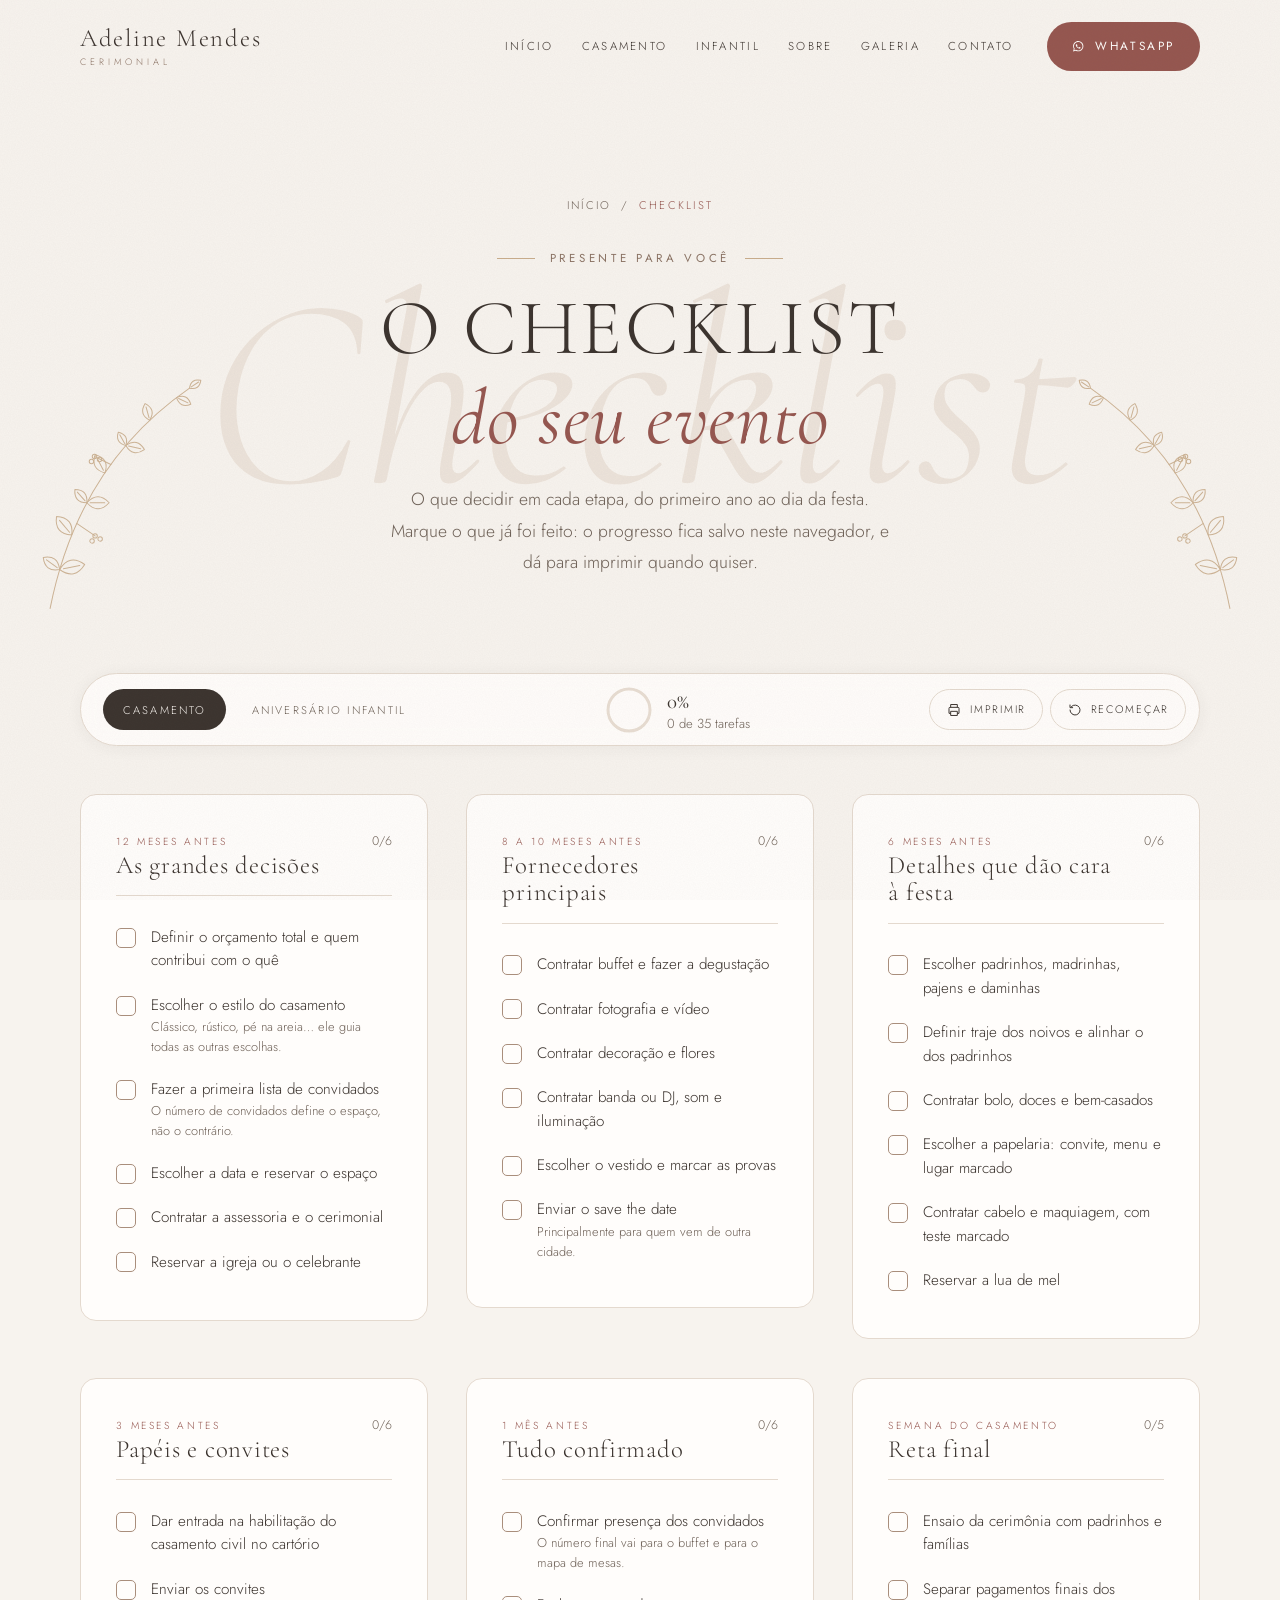
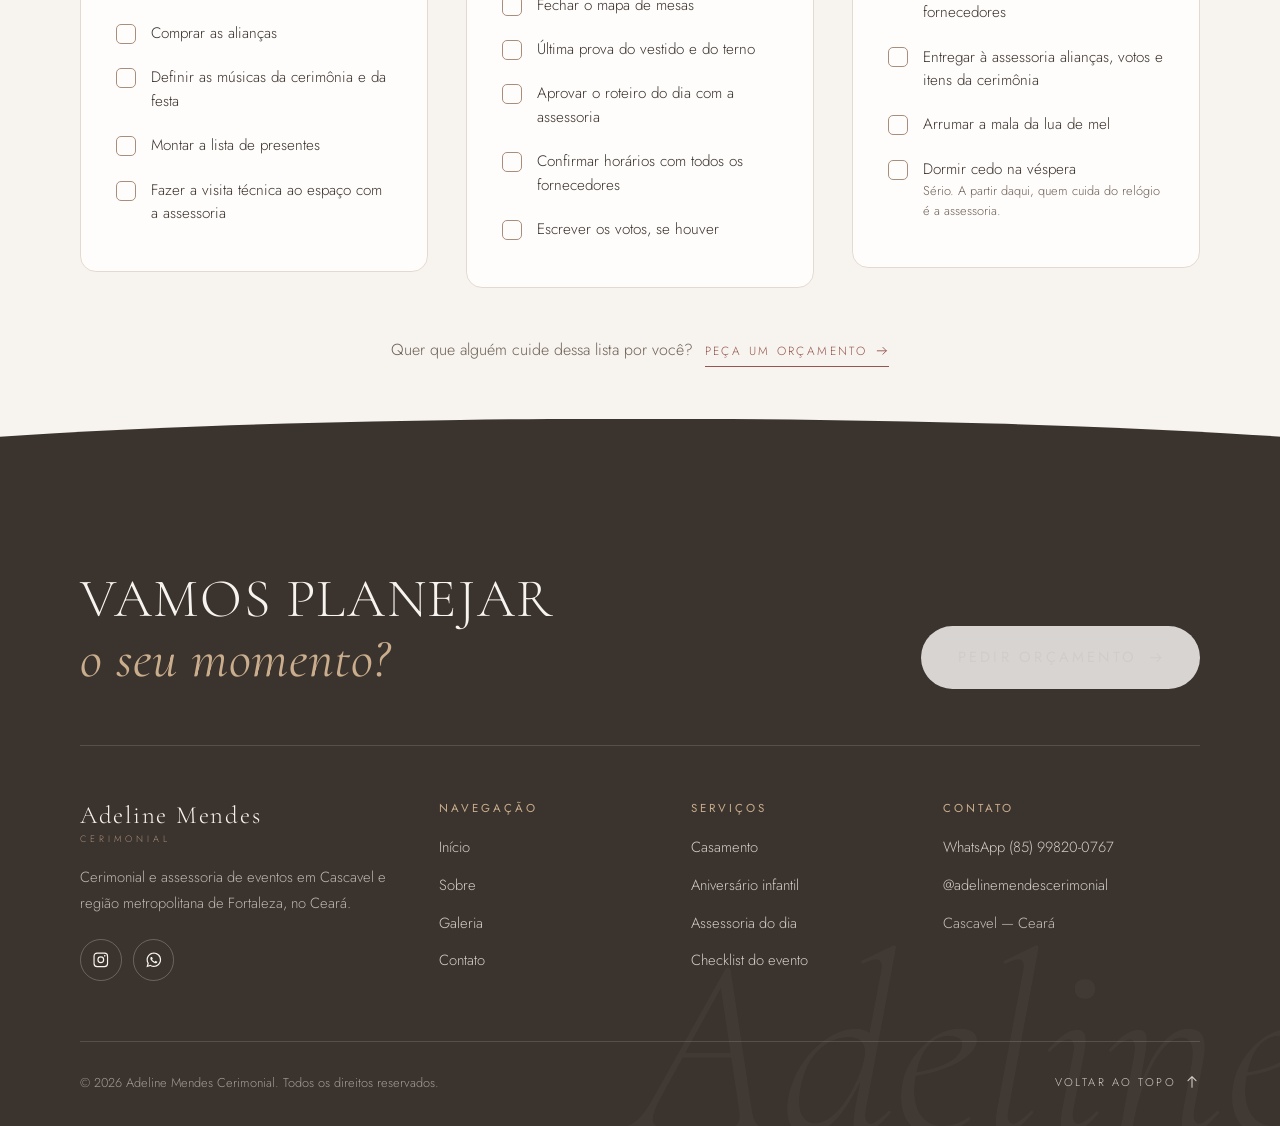
<file: checklist.html>
<!DOCTYPE html>
<html lang="pt-BR">
<head>
<meta charset="utf-8">
<meta name="viewport" content="width=device-width, initial-scale=1">
<title>Checklist do evento — Adeline Mendes Cerimonial</title>
<meta name="description" content="Checklist gratuito para organizar casamento e aniversário infantil: o que fazer em cada etapa, do primeiro ano ao dia da festa. Marque as tarefas e acompanhe o progresso.">
<meta name="author" content="Adeline Mendes Cerimonial">
<meta name="theme-color" content="#F7F3EE">
<link rel="canonical" href="https://momentoscerimonial.com.br/checklist.html">
<link rel="icon" href="data:image/svg+xml,%3Csvg xmlns='http://www.w3.org/2000/svg' viewBox='0 0 64 64'%3E%3Ccircle cx='32' cy='32' r='31' fill='%23F7F3EE' stroke='%23C9AD8C' stroke-width='1.5'/%3E%3Ctext x='32' y='43' text-anchor='middle' font-family='Georgia,serif' font-style='italic' font-size='30' fill='%2395564F'%3EAM%3C/text%3E%3C/svg%3E">

<meta property="og:type" content="website">
<meta property="og:locale" content="pt_BR">
<meta property="og:title" content="Checklist do evento — Adeline Mendes Cerimonial">
<meta property="og:description" content="O que fazer em cada etapa, do primeiro ano ao dia da festa.">
<meta property="og:url" content="https://momentoscerimonial.com.br/checklist.html">
<meta property="og:image" content="https://momentoscerimonial.com.br/assets/img/compartilhar.jpg">
<meta property="og:image:width" content="1200">
<meta property="og:image:height" content="630">
<meta property="og:image:alt" content="Adeline Mendes Cerimonial — assessoria de casamentos e festas em Cascavel, CE">
<meta name="twitter:card" content="summary_large_image">

<script>
/* marca a raiz antes da primeira pintura: 'abrindo' segura a entrada do
   hero e 'ja-visitou' encurta a abertura nas trocas de página */
(function (r) {
  r.classList.add('js', 'abrindo');
  try {
    if (sessionStorage.getItem('am-visitou')) r.classList.add('ja-visitou');
    sessionStorage.setItem('am-visitou', '1');
  } catch (e) {}
})(document.documentElement);
</script>
<link rel="preload" href="assets/fonts/cormorant-garamond-300-latin.woff2" as="font" type="font/woff2" crossorigin>
<link rel="preload" href="assets/fonts/jost-300-latin.woff2" as="font" type="font/woff2" crossorigin>
<link rel="stylesheet" href="assets/css/fontes.css">
<link rel="stylesheet" href="assets/css/site.css">

</head>
<body id="topo">

<a class="pular-para-conteudo" href="#conteudo">Pular para o conteúdo</a>

<div class="abertura" aria-hidden="true">
  <svg viewBox="0 0 200 110"><text x="100" y="84" text-anchor="middle">AM</text></svg>
  <span class="abertura__linha"></span>
  <p>Adeline Mendes · Cerimonial</p>
</div>

<!-- Ícones usados no site -->
<svg hidden aria-hidden="true" xmlns="http://www.w3.org/2000/svg">
  <symbol id="i-zap" viewBox="0 0 24 24"><path fill="currentColor" d="M12.04 2c-5.46 0-9.91 4.45-9.91 9.91 0 1.75.46 3.45 1.32 4.95L2 22l5.25-1.38a9.87 9.87 0 0 0 4.79 1.22h.01c5.46 0 9.91-4.45 9.91-9.91 0-2.65-1.03-5.14-2.9-7.01A9.82 9.82 0 0 0 12.04 2m0 1.67c2.2 0 4.27.86 5.82 2.42a8.2 8.2 0 0 1 2.42 5.83c0 4.54-3.7 8.23-8.25 8.23a8.2 8.2 0 0 1-4.19-1.15l-.3-.18-3.12.82.83-3.04-.2-.31a8.18 8.18 0 0 1-1.26-4.38c0-4.54 3.7-8.24 8.25-8.24m-3.28 4.4c-.15 0-.4.06-.61.28-.21.22-.81.79-.81 1.93s.83 2.24.95 2.39c.12.15 1.63 2.49 3.95 3.49.55.24.98.38 1.32.49.55.18 1.06.15 1.46.09.44-.07 1.37-.56 1.57-1.1.19-.55.19-1.01.14-1.11-.06-.1-.21-.16-.44-.28-.23-.11-1.37-.67-1.58-.75-.21-.08-.37-.11-.52.11-.15.23-.59.75-.73.9-.13.16-.27.18-.5.06-.23-.11-.97-.36-1.85-1.14-.68-.61-1.15-1.36-1.28-1.59-.14-.23-.02-.35.1-.47.1-.1.23-.27.34-.4.12-.14.15-.23.23-.39.08-.15.04-.29-.02-.4-.06-.12-.52-1.26-.71-1.72-.19-.45-.38-.39-.52-.4h-.45z"/></symbol>
  <symbol id="i-insta" viewBox="0 0 24 24"><path fill="none" stroke="currentColor" stroke-width="1.6" stroke-linecap="round" d="M7 2.8h10A4.2 4.2 0 0 1 21.2 7v10a4.2 4.2 0 0 1-4.2 4.2H7A4.2 4.2 0 0 1 2.8 17V7A4.2 4.2 0 0 1 7 2.8Z"/><circle cx="12" cy="12" r="3.9" fill="none" stroke="currentColor" stroke-width="1.6"/><circle cx="17.4" cy="6.6" r="1.1" fill="currentColor"/></symbol>
  <symbol id="i-menu" viewBox="0 0 24 24"><path fill="none" stroke="currentColor" stroke-width="1.6" stroke-linecap="round" d="M4 8h16M4 16h11"/></symbol>
  <symbol id="i-fechar" viewBox="0 0 24 24"><path fill="none" stroke="currentColor" stroke-width="1.6" stroke-linecap="round" d="m6 6 12 12M18 6 6 18"/></symbol>
  <symbol id="i-check" viewBox="0 0 24 24"><path fill="none" stroke="currentColor" stroke-width="2" stroke-linecap="round" stroke-linejoin="round" d="m4 12.5 5 5 11-11"/></symbol>
  <symbol id="i-seta" viewBox="0 0 24 24"><path fill="none" stroke="currentColor" stroke-width="1.6" stroke-linecap="round" stroke-linejoin="round" d="M4 12h16m-6-6 6 6-6 6"/></symbol>
  <symbol id="i-coracao" viewBox="0 0 24 24"><path fill="none" stroke="currentColor" stroke-width="1.5" stroke-linejoin="round" d="M12 20.3s-7.8-4.7-7.8-10A4.4 4.4 0 0 1 12 7.3a4.4 4.4 0 0 1 7.8 3c0 5.3-7.8 10-7.8 10Z"/></symbol>
  <symbol id="i-relogio" viewBox="0 0 24 24"><circle cx="12" cy="12" r="9" fill="none" stroke="currentColor" stroke-width="1.5"/><path fill="none" stroke="currentColor" stroke-width="1.5" stroke-linecap="round" d="M12 7v5.3l3.4 2"/></symbol>
  <symbol id="i-equipe" viewBox="0 0 24 24"><circle cx="9" cy="8" r="3.3" fill="none" stroke="currentColor" stroke-width="1.5"/><path fill="none" stroke="currentColor" stroke-width="1.5" stroke-linecap="round" d="M2.8 20c0-3.4 2.8-5.6 6.2-5.6s6.2 2.2 6.2 5.6M16 5.2a3.3 3.3 0 0 1 0 6.3m2 3.4c2.1.6 3.4 2.3 3.4 5.1"/></symbol>
  <symbol id="i-estrela" viewBox="0 0 24 24"><path fill="none" stroke="currentColor" stroke-width="1.5" stroke-linejoin="round" d="m12 3.6 2.6 5.3 5.9.9-4.3 4.1 1 5.8-5.2-2.7-5.2 2.7 1-5.8L3.5 9.8l5.9-.9z"/></symbol>
  <symbol id="i-prancheta" viewBox="0 0 24 24"><path fill="none" stroke="currentColor" stroke-width="1.5" stroke-linejoin="round" d="M9 4.2h6v2.6H9zM15 5.5h3.2v15H5.8v-15H9"/><path fill="none" stroke="currentColor" stroke-width="1.5" stroke-linecap="round" d="M9 11h6M9 15h4"/></symbol>
  <symbol id="i-local" viewBox="0 0 24 24"><path fill="none" stroke="currentColor" stroke-width="1.5" stroke-linejoin="round" d="M12 21s-6.5-5.6-6.5-11a6.5 6.5 0 0 1 13 0c0 5.4-6.5 11-6.5 11Z"/><circle cx="12" cy="10" r="2.3" fill="none" stroke="currentColor" stroke-width="1.5"/></symbol>
  <symbol id="i-calendario" viewBox="0 0 24 24"><rect x="3.8" y="5.5" width="16.4" height="14.7" rx="2" fill="none" stroke="currentColor" stroke-width="1.5"/><path fill="none" stroke="currentColor" stroke-width="1.5" stroke-linecap="round" d="M3.8 10h16.4M8.5 3.5v4M15.5 3.5v4"/></symbol>
  <symbol id="i-balao" viewBox="0 0 24 24"><ellipse cx="12" cy="9" rx="5.6" ry="6.6" fill="none" stroke="currentColor" stroke-width="1.5"/><path fill="none" stroke="currentColor" stroke-width="1.5" stroke-linecap="round" stroke-linejoin="round" d="m11 15.6-.8 1.4h3.6l-.8-1.4M12 17c0 2-1.8 2.2-1.8 4"/></symbol>
  <symbol id="i-imprimir" viewBox="0 0 24 24"><path fill="none" stroke="currentColor" stroke-width="1.5" stroke-linejoin="round" d="M7 8V3.8h10V8M7 17H4.5V9.5a1.5 1.5 0 0 1 1.5-1.5h12a1.5 1.5 0 0 1 1.5 1.5V17H17M7 14h10v6.2H7z"/></symbol>
  <symbol id="i-recomecar" viewBox="0 0 24 24"><path fill="none" stroke="currentColor" stroke-width="1.5" stroke-linecap="round" stroke-linejoin="round" d="M4.5 12a7.5 7.5 0 1 0 2.2-5.3M4.5 4.5v4h4"/></symbol>
  <symbol id="i-ornamento" viewBox="0 0 136 14"><path fill="none" stroke="currentColor" stroke-width=".8" d="M0 7h54M82 7h54"/><path fill="none" stroke="currentColor" stroke-width=".9" d="M68 1.5 73.5 7 68 12.5 62.5 7Z"/><circle cx="58" cy="7" r="1.2" fill="currentColor"/><circle cx="78" cy="7" r="1.2" fill="currentColor"/></symbol>
</svg>

<!-- ========== CABEÇALHO ========== -->
<header class="topo">
  <div class="container topo__interno">
    <a class="marca" href="index.html" aria-label="Adeline Mendes Cerimonial — página inicial">
      <span class="marca__nome">Adeline Mendes</span>
      <span class="marca__sub">Cerimonial</span>
    </a>

    <button class="abre-menu" type="button" aria-expanded="false" aria-controls="navegacao">
      <svg class="i-menu" aria-hidden="true"><use href="#i-menu"></use></svg>
      <svg class="i-fechar" aria-hidden="true"><use href="#i-fechar"></use></svg>
      <span class="so-leitor-de-tela">Abrir menu</span>
    </button>

    <div class="topo__nav" id="navegacao">
      <nav aria-label="Navegação principal">
        <ul class="menu">
          <li><a href="index.html">Início</a></li>
          <li><a href="casamento.html">Casamento</a></li>
          <li><a href="aniversario-infantil.html">Infantil</a></li>
          <li><a href="sobre.html">Sobre</a></li>
          <li><a href="galeria.html">Galeria</a></li>
          <li><a href="contato.html">Contato</a></li>
        </ul>
      </nav>
      <a class="btn btn--principal" href="https://wa.me/5585998200767?text=Ol%C3%A1%2C%20Adeline%21%20Vim%20pelo%20site%20e%20gostaria%20de%20saber%20mais%20sobre%20a%20assessoria." target="_blank" rel="noopener">
        <svg aria-hidden="true"><use href="#i-zap"></use></svg> WhatsApp
      </a>
    </div>
  </div>
</header>

<main id="conteudo">

  <!-- ========== CABEÇALHO DA PÁGINA ========== -->
  <section class="cabeca-pagina" data-palavra="Checklist">
    <svg class="ramo cabeca-pagina__ramo" viewBox="0 0 190 250" aria-hidden="true" focusable="false"><path pathLength="1" style="--d:0.00" d="M12.0 232.0Q40.0 90.0 150.0 14.0"/><path pathLength="1" style="--d:0.40" d="M21.4 193.5Q36.5 204.3 46.2 188.5Q31.2 177.7 21.4 193.5M25.2 192.8L41.3 189.5"/><path pathLength="1" style="--d:0.50" d="M21.4 193.5Q19.8 178.8 5.2 181.5Q6.8 196.2 21.4 193.5M19.0 191.7L8.4 183.9"/><path pathLength="1" style="--d:0.55" d="M33.4 159.3Q35.6 142.1 18.3 141.1Q16.1 158.4 33.4 159.3M31.2 156.6L21.3 144.8"/><path pathLength="1" style="--d:0.70" d="M48.3 127.4Q59.4 139.3 70.4 127.4Q59.4 115.6 48.3 127.4M51.6 127.4L66.0 127.4"/><path pathLength="1" style="--d:0.80" d="M48.3 127.4Q49.5 114.5 36.5 114.3Q35.4 127.2 48.3 127.4M46.6 125.5L38.9 116.9"/><path pathLength="1" style="--d:0.84" d="M66.2 97.9Q71.1 83.7 56.6 79.8Q51.7 94.0 66.2 97.9M64.7 95.2L58.5 83.4"/><path pathLength="1" style="--d:0.99" d="M86.9 70.7Q93.9 82.6 105.3 74.8Q98.3 62.9 86.9 70.7M89.6 71.3L101.6 73.9"/><path pathLength="1" style="--d:1.09" d="M86.9 70.7Q90.2 60.2 79.5 57.6Q76.1 68.1 86.9 70.7M85.8 68.7L80.9 60.2"/><path pathLength="1" style="--d:1.14" d="M110.5 45.9Q117.2 35.1 106.0 29.3Q99.4 40.0 110.5 45.9M109.9 43.4L106.9 32.6"/><path pathLength="1" style="--d:1.28" d="M137.1 23.4Q140.7 34.2 151.2 29.9Q147.7 19.0 137.1 23.4M139.2 24.3L148.4 28.6"/><path pathLength="1" style="--d:1.50" d="M150.0 14.0Q159.7 16.1 161.1 6.3Q151.4 4.2 150.0 14.0M151.7 12.8L158.9 7.9"/><path pathLength="1" style="--d:0.92" d="M38.3 147.9L56.5 160.2"/><path pathLength="1" style="--d:1.22" d="M54.3 160.2a2.2 2.2 0 1 0 4.4 0a2.2 2.2 0 1 0-4.4 0"/><path pathLength="1" style="--d:1.30" d="M59.3 163.2a2.2 2.2 0 1 0 4.4 0a2.2 2.2 0 1 0-4.4 0"/><path pathLength="1" style="--d:1.38" d="M51.3 165.2a2.2 2.2 0 1 0 4.4 0a2.2 2.2 0 1 0-4.4 0"/><path pathLength="1" style="--d:1.18" d="M72.1 89.5L55.9 81.6"/><path pathLength="1" style="--d:1.48" d="M53.7 81.6a2.2 2.2 0 1 0 4.4 0a2.2 2.2 0 1 0-4.4 0"/><path pathLength="1" style="--d:1.56" d="M58.7 84.6a2.2 2.2 0 1 0 4.4 0a2.2 2.2 0 1 0-4.4 0"/><path pathLength="1" style="--d:1.64" d="M50.7 86.6a2.2 2.2 0 1 0 4.4 0a2.2 2.2 0 1 0-4.4 0"/></svg>
    <svg class="ramo cabeca-pagina__ramo ramo--espelho" viewBox="0 0 190 250" aria-hidden="true" focusable="false"><path pathLength="1" style="--d:0.00" d="M12.0 232.0Q40.0 90.0 150.0 14.0"/><path pathLength="1" style="--d:0.40" d="M21.4 193.5Q36.5 204.3 46.2 188.5Q31.2 177.7 21.4 193.5M25.2 192.8L41.3 189.5"/><path pathLength="1" style="--d:0.50" d="M21.4 193.5Q19.8 178.8 5.2 181.5Q6.8 196.2 21.4 193.5M19.0 191.7L8.4 183.9"/><path pathLength="1" style="--d:0.55" d="M33.4 159.3Q35.6 142.1 18.3 141.1Q16.1 158.4 33.4 159.3M31.2 156.6L21.3 144.8"/><path pathLength="1" style="--d:0.70" d="M48.3 127.4Q59.4 139.3 70.4 127.4Q59.4 115.6 48.3 127.4M51.6 127.4L66.0 127.4"/><path pathLength="1" style="--d:0.80" d="M48.3 127.4Q49.5 114.5 36.5 114.3Q35.4 127.2 48.3 127.4M46.6 125.5L38.9 116.9"/><path pathLength="1" style="--d:0.84" d="M66.2 97.9Q71.1 83.7 56.6 79.8Q51.7 94.0 66.2 97.9M64.7 95.2L58.5 83.4"/><path pathLength="1" style="--d:0.99" d="M86.9 70.7Q93.9 82.6 105.3 74.8Q98.3 62.9 86.9 70.7M89.6 71.3L101.6 73.9"/><path pathLength="1" style="--d:1.09" d="M86.9 70.7Q90.2 60.2 79.5 57.6Q76.1 68.1 86.9 70.7M85.8 68.7L80.9 60.2"/><path pathLength="1" style="--d:1.14" d="M110.5 45.9Q117.2 35.1 106.0 29.3Q99.4 40.0 110.5 45.9M109.9 43.4L106.9 32.6"/><path pathLength="1" style="--d:1.28" d="M137.1 23.4Q140.7 34.2 151.2 29.9Q147.7 19.0 137.1 23.4M139.2 24.3L148.4 28.6"/><path pathLength="1" style="--d:1.50" d="M150.0 14.0Q159.7 16.1 161.1 6.3Q151.4 4.2 150.0 14.0M151.7 12.8L158.9 7.9"/><path pathLength="1" style="--d:0.92" d="M38.3 147.9L56.5 160.2"/><path pathLength="1" style="--d:1.22" d="M54.3 160.2a2.2 2.2 0 1 0 4.4 0a2.2 2.2 0 1 0-4.4 0"/><path pathLength="1" style="--d:1.30" d="M59.3 163.2a2.2 2.2 0 1 0 4.4 0a2.2 2.2 0 1 0-4.4 0"/><path pathLength="1" style="--d:1.38" d="M51.3 165.2a2.2 2.2 0 1 0 4.4 0a2.2 2.2 0 1 0-4.4 0"/><path pathLength="1" style="--d:1.18" d="M72.1 89.5L55.9 81.6"/><path pathLength="1" style="--d:1.48" d="M53.7 81.6a2.2 2.2 0 1 0 4.4 0a2.2 2.2 0 1 0-4.4 0"/><path pathLength="1" style="--d:1.56" d="M58.7 84.6a2.2 2.2 0 1 0 4.4 0a2.2 2.2 0 1 0-4.4 0"/><path pathLength="1" style="--d:1.64" d="M50.7 86.6a2.2 2.2 0 1 0 4.4 0a2.2 2.2 0 1 0-4.4 0"/></svg>
    <div class="container entrada">
      <nav class="migalhas" aria-label="Você está em"><a href="index.html">Início</a><span aria-hidden="true">/</span><span aria-current="page">Checklist</span></nav>
      <p class="sobrancelha centro">Presente para você</p>
      <h1 class="t-hero">O checklist <em>do seu evento</em></h1>
      <p class="texto-lead">O que decidir em cada etapa, do primeiro ano ao dia da festa. Marque o que já foi feito: o progresso fica salvo neste navegador, e dá para imprimir quando quiser.</p>
    </div>
  </section>

  <!-- ========== CHECKLIST ========== -->
  <section class="secao" style="padding-top:0">
    <div class="container">
      <div class="checklist-barra">
        <div class="abas" role="tablist" aria-label="Tipo de evento">
          <button class="aba" type="button" role="tab" data-lista="casamento" aria-selected="true" aria-controls="checklist-grupos">Casamento</button>
          <button class="aba" type="button" role="tab" data-lista="infantil" aria-selected="false" aria-controls="checklist-grupos">Aniversário infantil</button>
        </div>
        <div class="progresso" aria-live="polite">
          <svg class="progresso__anel" viewBox="0 0 48 48" aria-hidden="true">
            <circle class="progresso__fundo" cx="24" cy="24" r="21"/>
            <circle class="progresso__valor" cx="24" cy="24" r="21"/>
          </svg>
          <p class="progresso__texto" style="margin:0"><b>0%</b>0 tarefas</p>
        </div>
        <div class="checklist-acoes">
          <button class="botao-icone" type="button" id="checklist-imprimir"><svg aria-hidden="true"><use href="#i-imprimir"></use></svg> Imprimir</button>
          <button class="botao-icone" type="button" id="checklist-limpar"><svg aria-hidden="true"><use href="#i-recomecar"></use></svg> Recomeçar</button>
        </div>
      </div>

      <div class="checklist-grupos" id="checklist-grupos" role="tabpanel"><!-- preenchido por dados/checklist.js --></div>

      <p class="texto centro-texto" style="margin:3rem auto 0">
        Quer que alguém cuide dessa lista por você?
        <a class="link-seta" href="contato.html" style="margin-left:.4rem">Peça um orçamento <svg aria-hidden="true"><use href="#i-seta"></use></svg></a>
      </p>
    </div>
  </section>
</main>

<!-- ========== RODAPÉ ========== -->
<footer class="rodape">
  <div class="container">
    <div class="rodape__convite">
      <h2 class="t-secao">Vamos planejar <em>o seu momento?</em></h2>
      <a class="btn btn--claro" href="contato.html">Pedir orçamento <svg class="i-seta" aria-hidden="true"><use href="#i-seta"></use></svg></a>
    </div>

    <div class="rodape__grid">
      <div>
        <p class="marca" style="margin-bottom:1.2rem">
          <span class="marca__nome">Adeline Mendes</span>
          <span class="marca__sub">Cerimonial</span>
        </p>
        <p>Cerimonial e assessoria de eventos em Cascavel e região metropolitana de Fortaleza, no Ceará.</p>
        <div class="redes">
          <a href="https://www.instagram.com/adelinemendescerimonial/" target="_blank" rel="noopener" aria-label="Instagram"><svg aria-hidden="true"><use href="#i-insta"></use></svg></a>
          <a href="https://wa.me/5585998200767?text=Ol%C3%A1%2C%20Adeline%21%20Vim%20pelo%20site%20e%20gostaria%20de%20saber%20mais%20sobre%20a%20assessoria." target="_blank" rel="noopener" aria-label="WhatsApp"><svg aria-hidden="true"><use href="#i-zap"></use></svg></a>
        </div>
      </div>

      <div>
        <h4>Navegação</h4>
        <ul>
          <li><a href="index.html">Início</a></li>
          <li><a href="sobre.html">Sobre</a></li>
          <li><a href="galeria.html">Galeria</a></li>
          <li><a href="contato.html">Contato</a></li>
        </ul>
      </div>

      <div>
        <h4>Serviços</h4>
        <ul>
          <li><a href="casamento.html">Casamento</a></li>
          <li><a href="aniversario-infantil.html">Aniversário infantil</a></li>
          <li><a href="contato.html">Assessoria do dia</a></li>
          <li><a href="checklist.html">Checklist do evento</a></li>
        </ul>
      </div>

      <div>
        <h4>Contato</h4>
        <ul>
          <li><a href="https://wa.me/5585998200767" target="_blank" rel="noopener">WhatsApp (85) 99820-0767</a></li>
          <li><a href="https://www.instagram.com/adelinemendescerimonial/" target="_blank" rel="noopener">@adelinemendescerimonial</a></li>
          <li>Cascavel — Ceará</li>
        </ul>
      </div>
    </div>

    <div class="rodape__fim">
      <span>© <span data-ano>2026</span> Adeline Mendes Cerimonial. Todos os direitos reservados.</span>
      <a href="#topo">Voltar ao topo <svg aria-hidden="true"><use href="#i-seta"></use></svg></a>
    </div>
  </div>
  <div class="rodape__marca-dagua-caixa" aria-hidden="true"><span class="rodape__marca-dagua">Adeline</span></div>
</footer>

<a class="zap-flutuante" href="https://wa.me/5585998200767?text=Ol%C3%A1%2C%20Adeline%21%20Vim%20pelo%20site%20e%20gostaria%20de%20saber%20mais%20sobre%20a%20assessoria." target="_blank" rel="noopener">
  <svg aria-hidden="true"><use href="#i-zap"></use></svg>
  <span class="so-leitor-de-tela">Falar no WhatsApp</span>
</a>

<script src="dados/checklist.js" defer></script>
<script src="assets/js/site.js" defer></script>
</body>
</html>
</file>
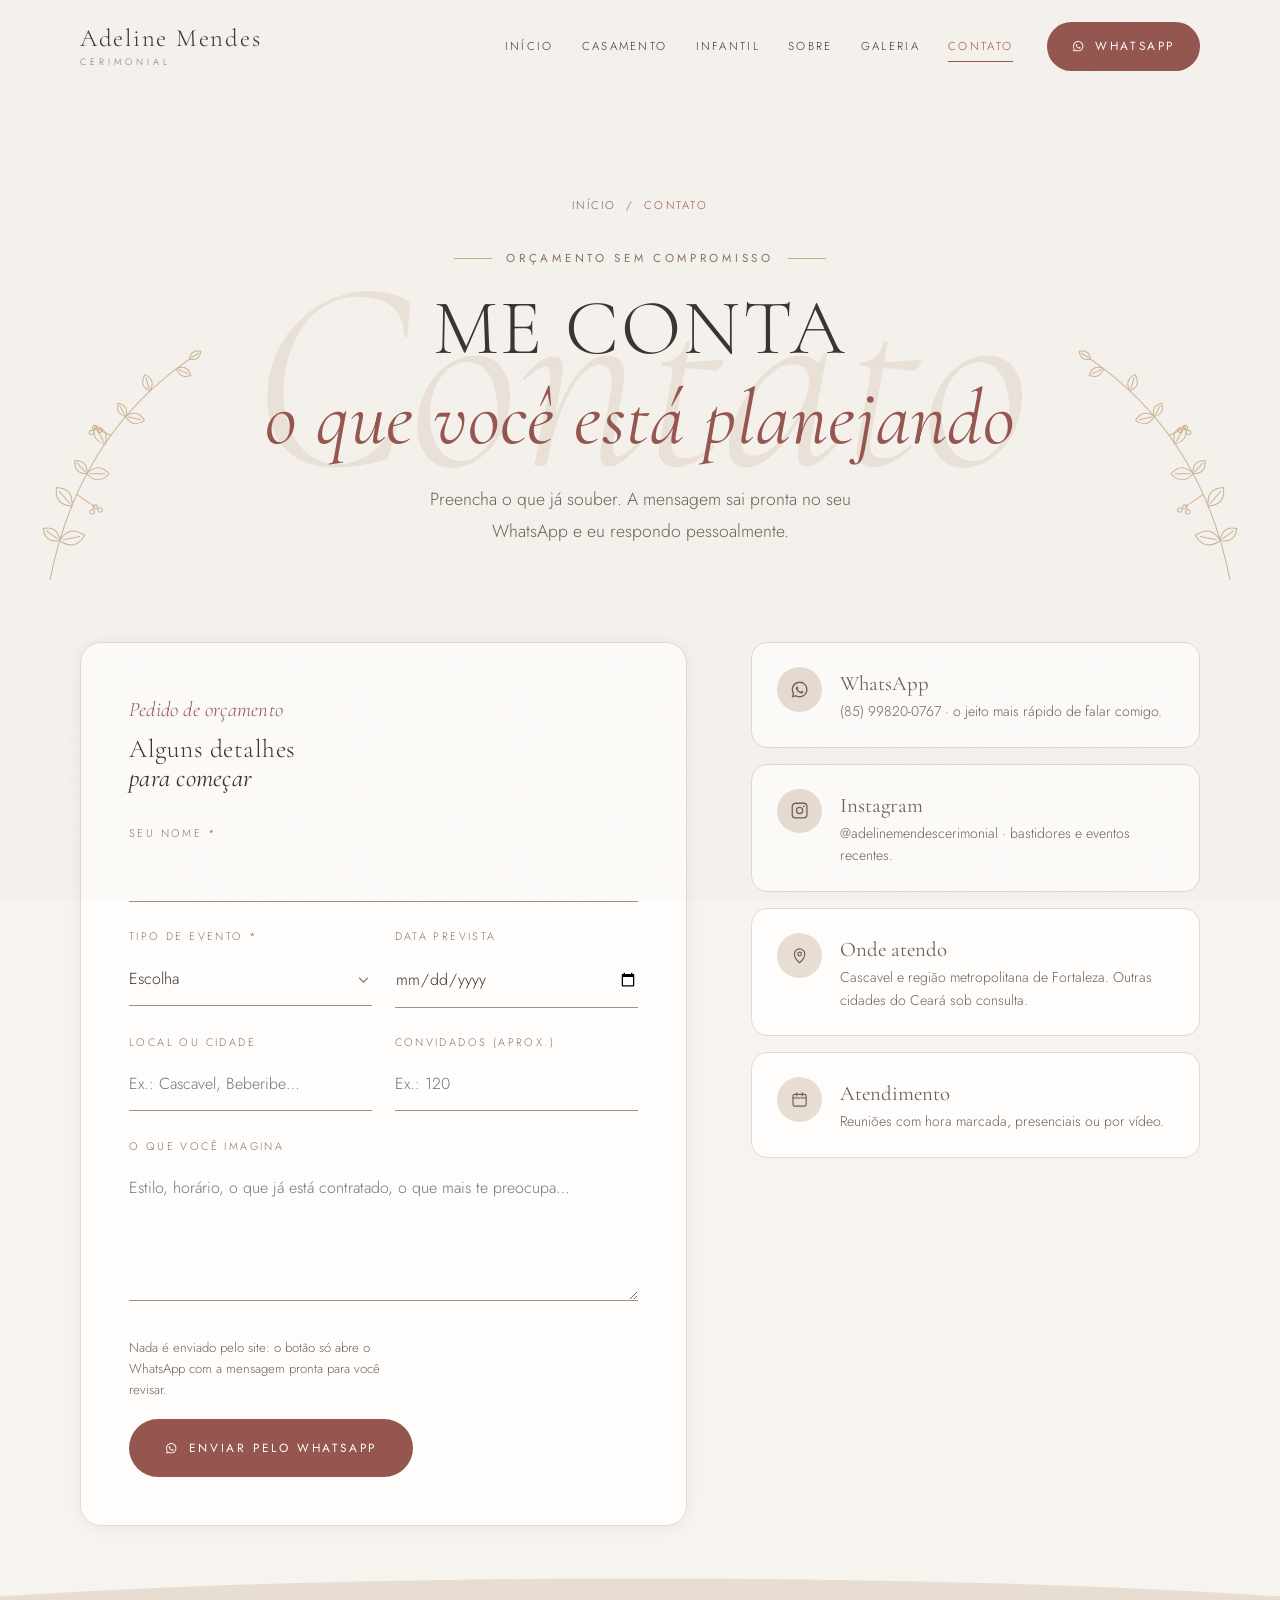
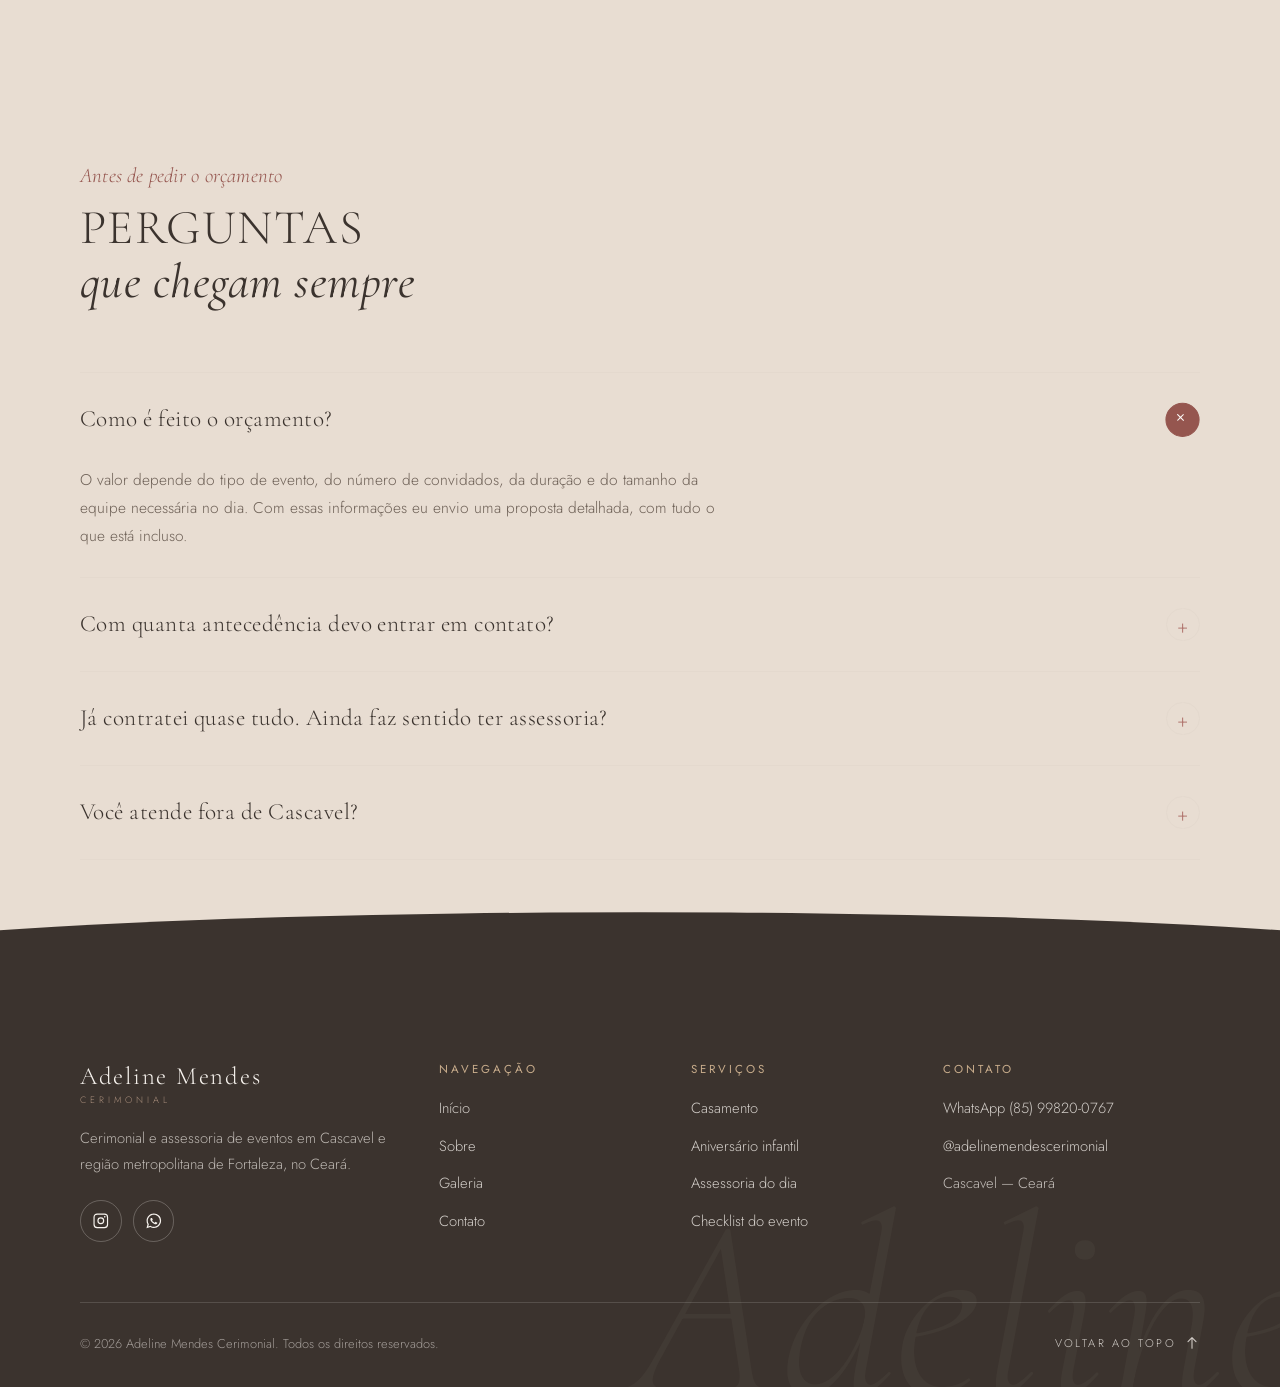
<file: contato.html>
<!DOCTYPE html>
<html lang="pt-BR">
<head>
<meta charset="utf-8">
<meta name="viewport" content="width=device-width, initial-scale=1">
<title>Contato e orçamento — Adeline Mendes Cerimonial | Cascavel, CE</title>
<meta name="description" content="Peça um orçamento de cerimonial e assessoria para casamento ou aniversário infantil em Cascavel e região. Atendimento pelo WhatsApp (85) 99820-0767.">
<meta name="author" content="Adeline Mendes Cerimonial">
<meta name="theme-color" content="#F7F3EE">
<link rel="canonical" href="https://momentoscerimonial.com.br/contato.html">
<link rel="icon" href="data:image/svg+xml,%3Csvg xmlns='http://www.w3.org/2000/svg' viewBox='0 0 64 64'%3E%3Ccircle cx='32' cy='32' r='31' fill='%23F7F3EE' stroke='%23C9AD8C' stroke-width='1.5'/%3E%3Ctext x='32' y='43' text-anchor='middle' font-family='Georgia,serif' font-style='italic' font-size='30' fill='%2395564F'%3EAM%3C/text%3E%3C/svg%3E">

<meta property="og:type" content="website">
<meta property="og:locale" content="pt_BR">
<meta property="og:title" content="Contato — Adeline Mendes Cerimonial">
<meta property="og:description" content="Conte o que você está planejando e receba um orçamento.">
<meta property="og:url" content="https://momentoscerimonial.com.br/contato.html">
<meta property="og:image" content="https://momentoscerimonial.com.br/assets/img/compartilhar.jpg">
<meta property="og:image:width" content="1200">
<meta property="og:image:height" content="630">
<meta property="og:image:alt" content="Adeline Mendes Cerimonial — assessoria de casamentos e festas em Cascavel, CE">
<meta name="twitter:card" content="summary_large_image">

<script>
/* marca a raiz antes da primeira pintura: 'abrindo' segura a entrada do
   hero e 'ja-visitou' encurta a abertura nas trocas de página */
(function (r) {
  r.classList.add('js', 'abrindo');
  try {
    if (sessionStorage.getItem('am-visitou')) r.classList.add('ja-visitou');
    sessionStorage.setItem('am-visitou', '1');
  } catch (e) {}
})(document.documentElement);
</script>
<link rel="preload" href="assets/fonts/cormorant-garamond-300-latin.woff2" as="font" type="font/woff2" crossorigin>
<link rel="preload" href="assets/fonts/jost-300-latin.woff2" as="font" type="font/woff2" crossorigin>
<link rel="stylesheet" href="assets/css/fontes.css">
<link rel="stylesheet" href="assets/css/site.css">

</head>
<body id="topo">

<a class="pular-para-conteudo" href="#conteudo">Pular para o conteúdo</a>

<div class="abertura" aria-hidden="true">
  <svg viewBox="0 0 200 110"><text x="100" y="84" text-anchor="middle">AM</text></svg>
  <span class="abertura__linha"></span>
  <p>Adeline Mendes · Cerimonial</p>
</div>

<!-- Ícones usados no site -->
<svg hidden aria-hidden="true" xmlns="http://www.w3.org/2000/svg">
  <symbol id="i-zap" viewBox="0 0 24 24"><path fill="currentColor" d="M12.04 2c-5.46 0-9.91 4.45-9.91 9.91 0 1.75.46 3.45 1.32 4.95L2 22l5.25-1.38a9.87 9.87 0 0 0 4.79 1.22h.01c5.46 0 9.91-4.45 9.91-9.91 0-2.65-1.03-5.14-2.9-7.01A9.82 9.82 0 0 0 12.04 2m0 1.67c2.2 0 4.27.86 5.82 2.42a8.2 8.2 0 0 1 2.42 5.83c0 4.54-3.7 8.23-8.25 8.23a8.2 8.2 0 0 1-4.19-1.15l-.3-.18-3.12.82.83-3.04-.2-.31a8.18 8.18 0 0 1-1.26-4.38c0-4.54 3.7-8.24 8.25-8.24m-3.28 4.4c-.15 0-.4.06-.61.28-.21.22-.81.79-.81 1.93s.83 2.24.95 2.39c.12.15 1.63 2.49 3.95 3.49.55.24.98.38 1.32.49.55.18 1.06.15 1.46.09.44-.07 1.37-.56 1.57-1.1.19-.55.19-1.01.14-1.11-.06-.1-.21-.16-.44-.28-.23-.11-1.37-.67-1.58-.75-.21-.08-.37-.11-.52.11-.15.23-.59.75-.73.9-.13.16-.27.18-.5.06-.23-.11-.97-.36-1.85-1.14-.68-.61-1.15-1.36-1.28-1.59-.14-.23-.02-.35.1-.47.1-.1.23-.27.34-.4.12-.14.15-.23.23-.39.08-.15.04-.29-.02-.4-.06-.12-.52-1.26-.71-1.72-.19-.45-.38-.39-.52-.4h-.45z"/></symbol>
  <symbol id="i-insta" viewBox="0 0 24 24"><path fill="none" stroke="currentColor" stroke-width="1.6" stroke-linecap="round" d="M7 2.8h10A4.2 4.2 0 0 1 21.2 7v10a4.2 4.2 0 0 1-4.2 4.2H7A4.2 4.2 0 0 1 2.8 17V7A4.2 4.2 0 0 1 7 2.8Z"/><circle cx="12" cy="12" r="3.9" fill="none" stroke="currentColor" stroke-width="1.6"/><circle cx="17.4" cy="6.6" r="1.1" fill="currentColor"/></symbol>
  <symbol id="i-menu" viewBox="0 0 24 24"><path fill="none" stroke="currentColor" stroke-width="1.6" stroke-linecap="round" d="M4 8h16M4 16h11"/></symbol>
  <symbol id="i-fechar" viewBox="0 0 24 24"><path fill="none" stroke="currentColor" stroke-width="1.6" stroke-linecap="round" d="m6 6 12 12M18 6 6 18"/></symbol>
  <symbol id="i-check" viewBox="0 0 24 24"><path fill="none" stroke="currentColor" stroke-width="2" stroke-linecap="round" stroke-linejoin="round" d="m4 12.5 5 5 11-11"/></symbol>
  <symbol id="i-seta" viewBox="0 0 24 24"><path fill="none" stroke="currentColor" stroke-width="1.6" stroke-linecap="round" stroke-linejoin="round" d="M4 12h16m-6-6 6 6-6 6"/></symbol>
  <symbol id="i-coracao" viewBox="0 0 24 24"><path fill="none" stroke="currentColor" stroke-width="1.5" stroke-linejoin="round" d="M12 20.3s-7.8-4.7-7.8-10A4.4 4.4 0 0 1 12 7.3a4.4 4.4 0 0 1 7.8 3c0 5.3-7.8 10-7.8 10Z"/></symbol>
  <symbol id="i-relogio" viewBox="0 0 24 24"><circle cx="12" cy="12" r="9" fill="none" stroke="currentColor" stroke-width="1.5"/><path fill="none" stroke="currentColor" stroke-width="1.5" stroke-linecap="round" d="M12 7v5.3l3.4 2"/></symbol>
  <symbol id="i-equipe" viewBox="0 0 24 24"><circle cx="9" cy="8" r="3.3" fill="none" stroke="currentColor" stroke-width="1.5"/><path fill="none" stroke="currentColor" stroke-width="1.5" stroke-linecap="round" d="M2.8 20c0-3.4 2.8-5.6 6.2-5.6s6.2 2.2 6.2 5.6M16 5.2a3.3 3.3 0 0 1 0 6.3m2 3.4c2.1.6 3.4 2.3 3.4 5.1"/></symbol>
  <symbol id="i-estrela" viewBox="0 0 24 24"><path fill="none" stroke="currentColor" stroke-width="1.5" stroke-linejoin="round" d="m12 3.6 2.6 5.3 5.9.9-4.3 4.1 1 5.8-5.2-2.7-5.2 2.7 1-5.8L3.5 9.8l5.9-.9z"/></symbol>
  <symbol id="i-prancheta" viewBox="0 0 24 24"><path fill="none" stroke="currentColor" stroke-width="1.5" stroke-linejoin="round" d="M9 4.2h6v2.6H9zM15 5.5h3.2v15H5.8v-15H9"/><path fill="none" stroke="currentColor" stroke-width="1.5" stroke-linecap="round" d="M9 11h6M9 15h4"/></symbol>
  <symbol id="i-local" viewBox="0 0 24 24"><path fill="none" stroke="currentColor" stroke-width="1.5" stroke-linejoin="round" d="M12 21s-6.5-5.6-6.5-11a6.5 6.5 0 0 1 13 0c0 5.4-6.5 11-6.5 11Z"/><circle cx="12" cy="10" r="2.3" fill="none" stroke="currentColor" stroke-width="1.5"/></symbol>
  <symbol id="i-calendario" viewBox="0 0 24 24"><rect x="3.8" y="5.5" width="16.4" height="14.7" rx="2" fill="none" stroke="currentColor" stroke-width="1.5"/><path fill="none" stroke="currentColor" stroke-width="1.5" stroke-linecap="round" d="M3.8 10h16.4M8.5 3.5v4M15.5 3.5v4"/></symbol>
  <symbol id="i-balao" viewBox="0 0 24 24"><ellipse cx="12" cy="9" rx="5.6" ry="6.6" fill="none" stroke="currentColor" stroke-width="1.5"/><path fill="none" stroke="currentColor" stroke-width="1.5" stroke-linecap="round" stroke-linejoin="round" d="m11 15.6-.8 1.4h3.6l-.8-1.4M12 17c0 2-1.8 2.2-1.8 4"/></symbol>
  <symbol id="i-imprimir" viewBox="0 0 24 24"><path fill="none" stroke="currentColor" stroke-width="1.5" stroke-linejoin="round" d="M7 8V3.8h10V8M7 17H4.5V9.5a1.5 1.5 0 0 1 1.5-1.5h12a1.5 1.5 0 0 1 1.5 1.5V17H17M7 14h10v6.2H7z"/></symbol>
  <symbol id="i-recomecar" viewBox="0 0 24 24"><path fill="none" stroke="currentColor" stroke-width="1.5" stroke-linecap="round" stroke-linejoin="round" d="M4.5 12a7.5 7.5 0 1 0 2.2-5.3M4.5 4.5v4h4"/></symbol>
  <symbol id="i-ornamento" viewBox="0 0 136 14"><path fill="none" stroke="currentColor" stroke-width=".8" d="M0 7h54M82 7h54"/><path fill="none" stroke="currentColor" stroke-width=".9" d="M68 1.5 73.5 7 68 12.5 62.5 7Z"/><circle cx="58" cy="7" r="1.2" fill="currentColor"/><circle cx="78" cy="7" r="1.2" fill="currentColor"/></symbol>
</svg>

<!-- ========== CABEÇALHO ========== -->
<header class="topo">
  <div class="container topo__interno">
    <a class="marca" href="index.html" aria-label="Adeline Mendes Cerimonial — página inicial">
      <span class="marca__nome">Adeline Mendes</span>
      <span class="marca__sub">Cerimonial</span>
    </a>

    <button class="abre-menu" type="button" aria-expanded="false" aria-controls="navegacao">
      <svg class="i-menu" aria-hidden="true"><use href="#i-menu"></use></svg>
      <svg class="i-fechar" aria-hidden="true"><use href="#i-fechar"></use></svg>
      <span class="so-leitor-de-tela">Abrir menu</span>
    </button>

    <div class="topo__nav" id="navegacao">
      <nav aria-label="Navegação principal">
        <ul class="menu">
          <li><a href="index.html">Início</a></li>
          <li><a href="casamento.html">Casamento</a></li>
          <li><a href="aniversario-infantil.html">Infantil</a></li>
          <li><a href="sobre.html">Sobre</a></li>
          <li><a href="galeria.html">Galeria</a></li>
          <li><a href="contato.html" aria-current="page">Contato</a></li>
        </ul>
      </nav>
      <a class="btn btn--principal" href="https://wa.me/5585998200767?text=Ol%C3%A1%2C%20Adeline%21%20Vim%20pelo%20site%20e%20gostaria%20de%20saber%20mais%20sobre%20a%20assessoria." target="_blank" rel="noopener">
        <svg aria-hidden="true"><use href="#i-zap"></use></svg> WhatsApp
      </a>
    </div>
  </div>
</header>

<main id="conteudo">

  <!-- ========== CABEÇALHO DA PÁGINA ========== -->
  <section class="cabeca-pagina" data-palavra="Contato">
    <svg class="ramo cabeca-pagina__ramo" viewBox="0 0 190 250" aria-hidden="true" focusable="false"><path pathLength="1" style="--d:0.00" d="M12.0 232.0Q40.0 90.0 150.0 14.0"/><path pathLength="1" style="--d:0.40" d="M21.4 193.5Q36.5 204.3 46.2 188.5Q31.2 177.7 21.4 193.5M25.2 192.8L41.3 189.5"/><path pathLength="1" style="--d:0.50" d="M21.4 193.5Q19.8 178.8 5.2 181.5Q6.8 196.2 21.4 193.5M19.0 191.7L8.4 183.9"/><path pathLength="1" style="--d:0.55" d="M33.4 159.3Q35.6 142.1 18.3 141.1Q16.1 158.4 33.4 159.3M31.2 156.6L21.3 144.8"/><path pathLength="1" style="--d:0.70" d="M48.3 127.4Q59.4 139.3 70.4 127.4Q59.4 115.6 48.3 127.4M51.6 127.4L66.0 127.4"/><path pathLength="1" style="--d:0.80" d="M48.3 127.4Q49.5 114.5 36.5 114.3Q35.4 127.2 48.3 127.4M46.6 125.5L38.9 116.9"/><path pathLength="1" style="--d:0.84" d="M66.2 97.9Q71.1 83.7 56.6 79.8Q51.7 94.0 66.2 97.9M64.7 95.2L58.5 83.4"/><path pathLength="1" style="--d:0.99" d="M86.9 70.7Q93.9 82.6 105.3 74.8Q98.3 62.9 86.9 70.7M89.6 71.3L101.6 73.9"/><path pathLength="1" style="--d:1.09" d="M86.9 70.7Q90.2 60.2 79.5 57.6Q76.1 68.1 86.9 70.7M85.8 68.7L80.9 60.2"/><path pathLength="1" style="--d:1.14" d="M110.5 45.9Q117.2 35.1 106.0 29.3Q99.4 40.0 110.5 45.9M109.9 43.4L106.9 32.6"/><path pathLength="1" style="--d:1.28" d="M137.1 23.4Q140.7 34.2 151.2 29.9Q147.7 19.0 137.1 23.4M139.2 24.3L148.4 28.6"/><path pathLength="1" style="--d:1.50" d="M150.0 14.0Q159.7 16.1 161.1 6.3Q151.4 4.2 150.0 14.0M151.7 12.8L158.9 7.9"/><path pathLength="1" style="--d:0.92" d="M38.3 147.9L56.5 160.2"/><path pathLength="1" style="--d:1.22" d="M54.3 160.2a2.2 2.2 0 1 0 4.4 0a2.2 2.2 0 1 0-4.4 0"/><path pathLength="1" style="--d:1.30" d="M59.3 163.2a2.2 2.2 0 1 0 4.4 0a2.2 2.2 0 1 0-4.4 0"/><path pathLength="1" style="--d:1.38" d="M51.3 165.2a2.2 2.2 0 1 0 4.4 0a2.2 2.2 0 1 0-4.4 0"/><path pathLength="1" style="--d:1.18" d="M72.1 89.5L55.9 81.6"/><path pathLength="1" style="--d:1.48" d="M53.7 81.6a2.2 2.2 0 1 0 4.4 0a2.2 2.2 0 1 0-4.4 0"/><path pathLength="1" style="--d:1.56" d="M58.7 84.6a2.2 2.2 0 1 0 4.4 0a2.2 2.2 0 1 0-4.4 0"/><path pathLength="1" style="--d:1.64" d="M50.7 86.6a2.2 2.2 0 1 0 4.4 0a2.2 2.2 0 1 0-4.4 0"/></svg>
    <svg class="ramo cabeca-pagina__ramo ramo--espelho" viewBox="0 0 190 250" aria-hidden="true" focusable="false"><path pathLength="1" style="--d:0.00" d="M12.0 232.0Q40.0 90.0 150.0 14.0"/><path pathLength="1" style="--d:0.40" d="M21.4 193.5Q36.5 204.3 46.2 188.5Q31.2 177.7 21.4 193.5M25.2 192.8L41.3 189.5"/><path pathLength="1" style="--d:0.50" d="M21.4 193.5Q19.8 178.8 5.2 181.5Q6.8 196.2 21.4 193.5M19.0 191.7L8.4 183.9"/><path pathLength="1" style="--d:0.55" d="M33.4 159.3Q35.6 142.1 18.3 141.1Q16.1 158.4 33.4 159.3M31.2 156.6L21.3 144.8"/><path pathLength="1" style="--d:0.70" d="M48.3 127.4Q59.4 139.3 70.4 127.4Q59.4 115.6 48.3 127.4M51.6 127.4L66.0 127.4"/><path pathLength="1" style="--d:0.80" d="M48.3 127.4Q49.5 114.5 36.5 114.3Q35.4 127.2 48.3 127.4M46.6 125.5L38.9 116.9"/><path pathLength="1" style="--d:0.84" d="M66.2 97.9Q71.1 83.7 56.6 79.8Q51.7 94.0 66.2 97.9M64.7 95.2L58.5 83.4"/><path pathLength="1" style="--d:0.99" d="M86.9 70.7Q93.9 82.6 105.3 74.8Q98.3 62.9 86.9 70.7M89.6 71.3L101.6 73.9"/><path pathLength="1" style="--d:1.09" d="M86.9 70.7Q90.2 60.2 79.5 57.6Q76.1 68.1 86.9 70.7M85.8 68.7L80.9 60.2"/><path pathLength="1" style="--d:1.14" d="M110.5 45.9Q117.2 35.1 106.0 29.3Q99.4 40.0 110.5 45.9M109.9 43.4L106.9 32.6"/><path pathLength="1" style="--d:1.28" d="M137.1 23.4Q140.7 34.2 151.2 29.9Q147.7 19.0 137.1 23.4M139.2 24.3L148.4 28.6"/><path pathLength="1" style="--d:1.50" d="M150.0 14.0Q159.7 16.1 161.1 6.3Q151.4 4.2 150.0 14.0M151.7 12.8L158.9 7.9"/><path pathLength="1" style="--d:0.92" d="M38.3 147.9L56.5 160.2"/><path pathLength="1" style="--d:1.22" d="M54.3 160.2a2.2 2.2 0 1 0 4.4 0a2.2 2.2 0 1 0-4.4 0"/><path pathLength="1" style="--d:1.30" d="M59.3 163.2a2.2 2.2 0 1 0 4.4 0a2.2 2.2 0 1 0-4.4 0"/><path pathLength="1" style="--d:1.38" d="M51.3 165.2a2.2 2.2 0 1 0 4.4 0a2.2 2.2 0 1 0-4.4 0"/><path pathLength="1" style="--d:1.18" d="M72.1 89.5L55.9 81.6"/><path pathLength="1" style="--d:1.48" d="M53.7 81.6a2.2 2.2 0 1 0 4.4 0a2.2 2.2 0 1 0-4.4 0"/><path pathLength="1" style="--d:1.56" d="M58.7 84.6a2.2 2.2 0 1 0 4.4 0a2.2 2.2 0 1 0-4.4 0"/><path pathLength="1" style="--d:1.64" d="M50.7 86.6a2.2 2.2 0 1 0 4.4 0a2.2 2.2 0 1 0-4.4 0"/></svg>
    <div class="container entrada">
      <nav class="migalhas" aria-label="Você está em"><a href="index.html">Início</a><span aria-hidden="true">/</span><span aria-current="page">Contato</span></nav>
      <p class="sobrancelha centro">Orçamento sem compromisso</p>
      <h1 class="t-hero">Me conta <em>o que você está planejando</em></h1>
      <p class="texto-lead">Preencha o que já souber. A mensagem sai pronta no seu WhatsApp e eu respondo pessoalmente.</p>
    </div>
  </section>

  <!-- ========== FORMULÁRIO E CANAIS ========== -->
  <section class="secao" style="padding-top:0" data-revelar>
    <div class="container contato-grid">
      <form class="formulario" id="form-contato" novalidate>
        <p class="sobrancelha-serif">Pedido de orçamento</p>
        <h2 class="t-card">Alguns detalhes <em>para começar</em></h2>

        <div class="formulario__grade">
          <div class="campo inteiro">
            <label for="c-nome">Seu nome <span aria-hidden="true">*</span></label>
            <input id="c-nome" name="nome" type="text" autocomplete="name" required>
            <span class="campo__erro">Conte como posso te chamar.</span>
          </div>
          <div class="campo">
            <label for="c-evento">Tipo de evento <span aria-hidden="true">*</span></label>
            <select id="c-evento" name="evento" required>
              <option value="">Escolha</option>
              <option>Casamento</option>
              <option>Aniversário infantil</option>
              <option>Assessoria do dia</option>
              <option>Outro evento</option>
            </select>
            <span class="campo__erro">Escolha o tipo de evento.</span>
          </div>
          <div class="campo">
            <label for="c-data">Data prevista</label>
            <input id="c-data" name="data" type="date">
          </div>
          <div class="campo">
            <label for="c-local">Local ou cidade</label>
            <input id="c-local" name="local" type="text" placeholder="Ex.: Cascavel, Beberibe…">
          </div>
          <div class="campo">
            <label for="c-convidados">Convidados (aprox.)</label>
            <input id="c-convidados" name="convidados" type="number" min="1" inputmode="numeric" placeholder="Ex.: 120">
          </div>
          <div class="campo inteiro">
            <label for="c-mensagem">O que você imagina</label>
            <textarea id="c-mensagem" name="mensagem" rows="4" placeholder="Estilo, horário, o que já está contratado, o que mais te preocupa…"></textarea>
          </div>
        </div>

        <div class="formulario__rodape">
          <small>Nada é enviado pelo site: o botão só abre o WhatsApp com a mensagem pronta para você revisar.</small>
          <button class="btn btn--principal" type="submit"><svg aria-hidden="true"><use href="#i-zap"></use></svg> Enviar pelo WhatsApp</button>
        </div>
      </form>

      <div>
        <div class="canais">
          <a class="canal" href="https://wa.me/5585998200767?text=Ol%C3%A1%2C%20Adeline%21%20Vim%20pelo%20site%20e%20gostaria%20de%20saber%20mais%20sobre%20a%20assessoria." target="_blank" rel="noopener">
            <span class="canal__icone"><svg aria-hidden="true"><use href="#i-zap"></use></svg></span>
            <span><b>WhatsApp</b><span>(85) 99820-0767 · o jeito mais rápido de falar comigo.</span></span>
          </a>
          <a class="canal" href="https://www.instagram.com/adelinemendescerimonial/" target="_blank" rel="noopener">
            <span class="canal__icone"><svg aria-hidden="true"><use href="#i-insta"></use></svg></span>
            <span><b>Instagram</b><span>@adelinemendescerimonial · bastidores e eventos recentes.</span></span>
          </a>
          <div class="canal">
            <span class="canal__icone"><svg aria-hidden="true"><use href="#i-local"></use></svg></span>
            <span><b>Onde atendo</b><span>Cascavel e região metropolitana de Fortaleza. Outras cidades do Ceará sob consulta.</span></span>
          </div>
          <div class="canal">
            <span class="canal__icone"><svg aria-hidden="true"><use href="#i-calendario"></use></svg></span>
            <!-- CONFERIR: horário de atendimento com a Adeline -->
            <span><b>Atendimento</b><span>Reuniões com hora marcada, presenciais ou por vídeo.</span></span>
          </div>
        </div>
      </div>
    </div>
  </section>

  <!-- ========== DÚVIDAS ========== -->
  <section class="secao secao--areia curva" id="duvidas" data-revelar>
    <div class="container">
      <div class="cabeca-secao">
        <p class="sobrancelha-serif">Antes de pedir o orçamento</p>
        <h2 class="t-secao">Perguntas <em>que chegam sempre</em></h2>
      </div>

      <div class="acordeao">
        <details open>
          <summary>Como é feito o orçamento?</summary>
          <div class="acordeao__corpo">
            <p>O valor depende do tipo de evento, do número de convidados, da duração e do tamanho da equipe necessária no dia. Com essas informações eu envio uma proposta detalhada, com tudo o que está incluso.</p>
          </div>
        </details>
        <details>
          <summary>Com quanta antecedência devo entrar em contato?</summary>
          <div class="acordeao__corpo">
            <p>Para casamento, o ideal é de oito a doze meses antes, principalmente para datas de alta procura. Para aniversário infantil, de três a seis meses. Mas vale perguntar mesmo em cima da hora: se a data estiver livre, a gente dá um jeito.</p>
          </div>
        </details>
        <details>
          <summary>Já contratei quase tudo. Ainda faz sentido ter assessoria?</summary>
          <div class="acordeao__corpo">
            <p>Faz, e é para isso que existe a assessoria do dia. Eu assumo o roteiro algumas semanas antes, alinho os fornecedores que você já contratou e fico no comando durante o evento.</p>
          </div>
        </details>
        <details>
          <summary>Você atende fora de Cascavel?</summary>
          <div class="acordeao__corpo">
            <!-- CONFERIR: política de deslocamento com a Adeline -->
            <p>Sim. Atendo Cascavel e a região metropolitana de Fortaleza. Para outras cidades do Ceará, o deslocamento e a hospedagem da equipe entram no orçamento.</p>
          </div>
        </details>
      </div>
    </div>
  </section>
</main>

<!-- ========== RODAPÉ ========== -->
<footer class="rodape">
  <div class="container">
    <div class="rodape__grid">
      <div>
        <p class="marca" style="margin-bottom:1.2rem">
          <span class="marca__nome">Adeline Mendes</span>
          <span class="marca__sub">Cerimonial</span>
        </p>
        <p>Cerimonial e assessoria de eventos em Cascavel e região metropolitana de Fortaleza, no Ceará.</p>
        <div class="redes">
          <a href="https://www.instagram.com/adelinemendescerimonial/" target="_blank" rel="noopener" aria-label="Instagram"><svg aria-hidden="true"><use href="#i-insta"></use></svg></a>
          <a href="https://wa.me/5585998200767?text=Ol%C3%A1%2C%20Adeline%21%20Vim%20pelo%20site%20e%20gostaria%20de%20saber%20mais%20sobre%20a%20assessoria." target="_blank" rel="noopener" aria-label="WhatsApp"><svg aria-hidden="true"><use href="#i-zap"></use></svg></a>
        </div>
      </div>

      <div>
        <h4>Navegação</h4>
        <ul>
          <li><a href="index.html">Início</a></li>
          <li><a href="sobre.html">Sobre</a></li>
          <li><a href="galeria.html">Galeria</a></li>
          <li><a href="contato.html">Contato</a></li>
        </ul>
      </div>

      <div>
        <h4>Serviços</h4>
        <ul>
          <li><a href="casamento.html">Casamento</a></li>
          <li><a href="aniversario-infantil.html">Aniversário infantil</a></li>
          <li><a href="contato.html">Assessoria do dia</a></li>
          <li><a href="checklist.html">Checklist do evento</a></li>
        </ul>
      </div>

      <div>
        <h4>Contato</h4>
        <ul>
          <li><a href="https://wa.me/5585998200767" target="_blank" rel="noopener">WhatsApp (85) 99820-0767</a></li>
          <li><a href="https://www.instagram.com/adelinemendescerimonial/" target="_blank" rel="noopener">@adelinemendescerimonial</a></li>
          <li>Cascavel — Ceará</li>
        </ul>
      </div>
    </div>

    <div class="rodape__fim">
      <span>© <span data-ano>2026</span> Adeline Mendes Cerimonial. Todos os direitos reservados.</span>
      <a href="#topo">Voltar ao topo <svg aria-hidden="true"><use href="#i-seta"></use></svg></a>
    </div>
  </div>
  <div class="rodape__marca-dagua-caixa" aria-hidden="true"><span class="rodape__marca-dagua">Adeline</span></div>
</footer>

<a class="zap-flutuante" href="https://wa.me/5585998200767?text=Ol%C3%A1%2C%20Adeline%21%20Vim%20pelo%20site%20e%20gostaria%20de%20saber%20mais%20sobre%20a%20assessoria." target="_blank" rel="noopener">
  <svg aria-hidden="true"><use href="#i-zap"></use></svg>
  <span class="so-leitor-de-tela">Falar no WhatsApp</span>
</a>

<script src="assets/js/site.js" defer></script>
</body>
</html>
</file>
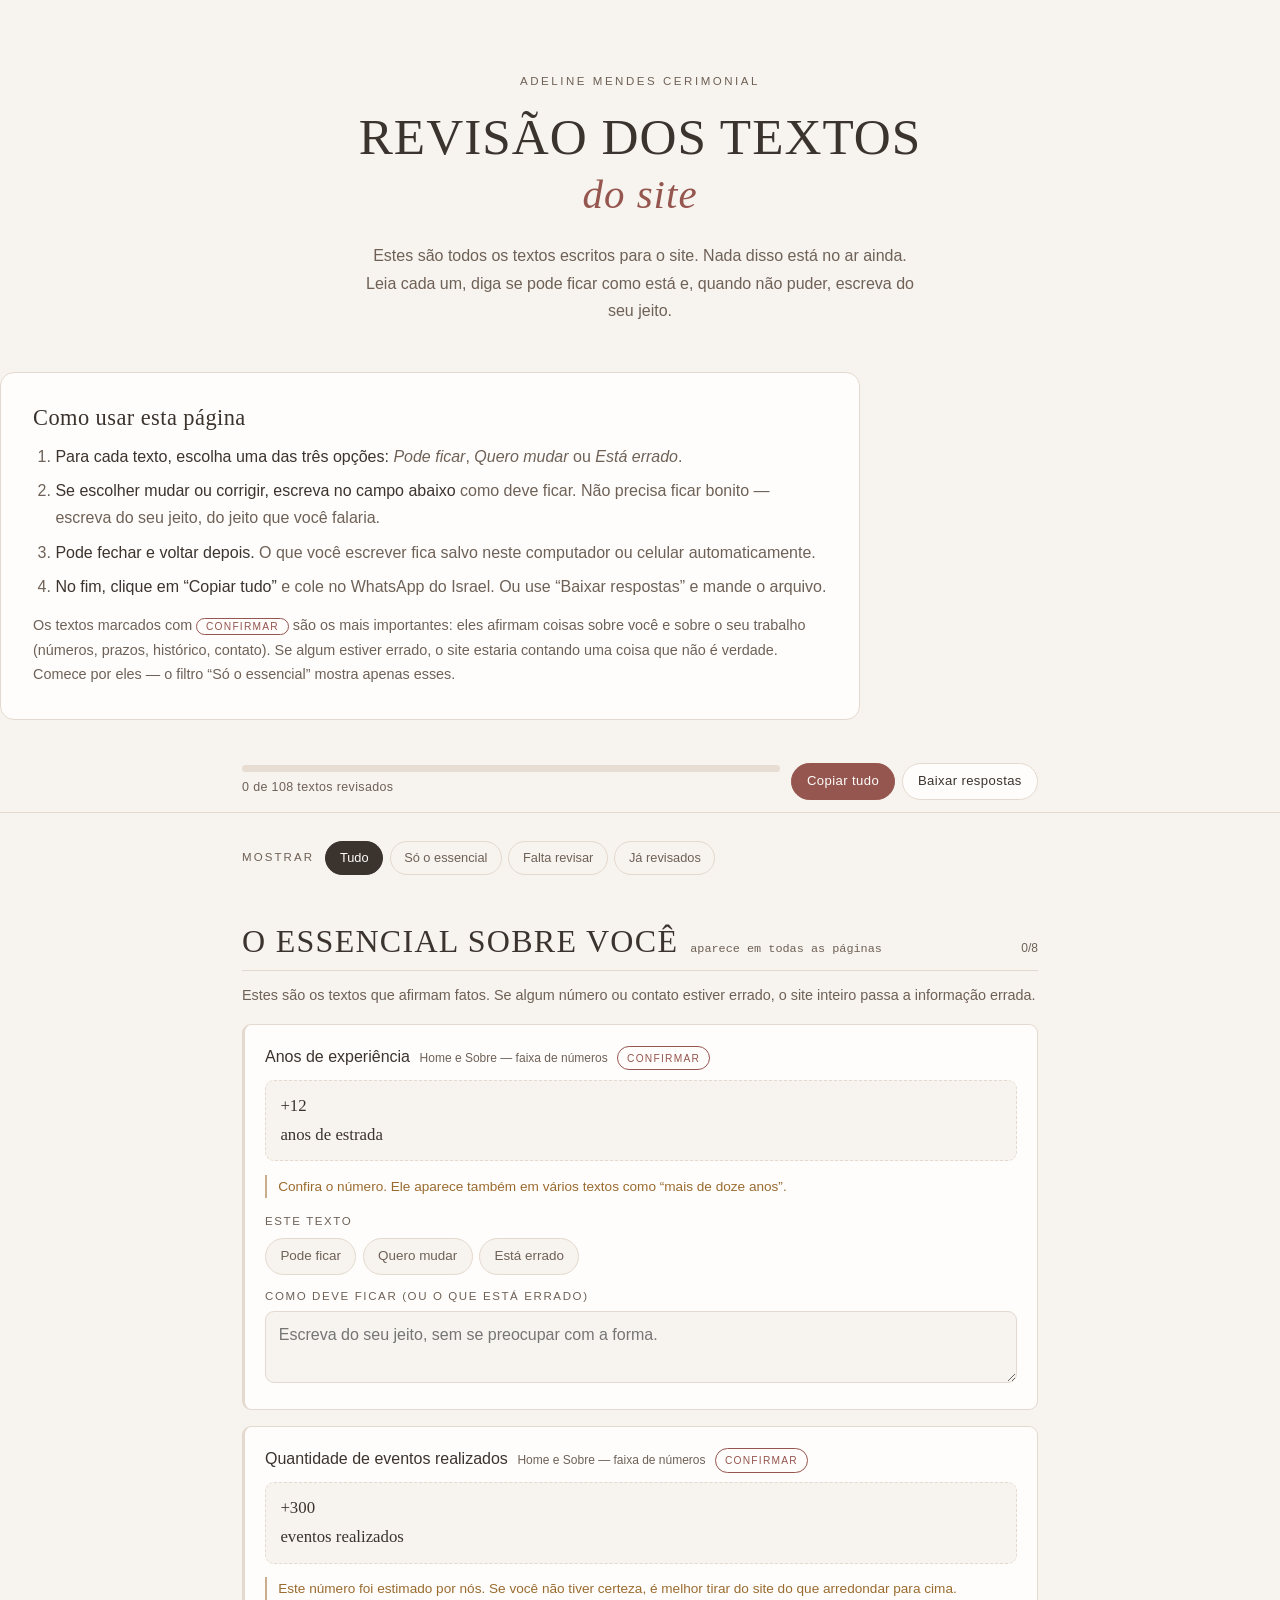
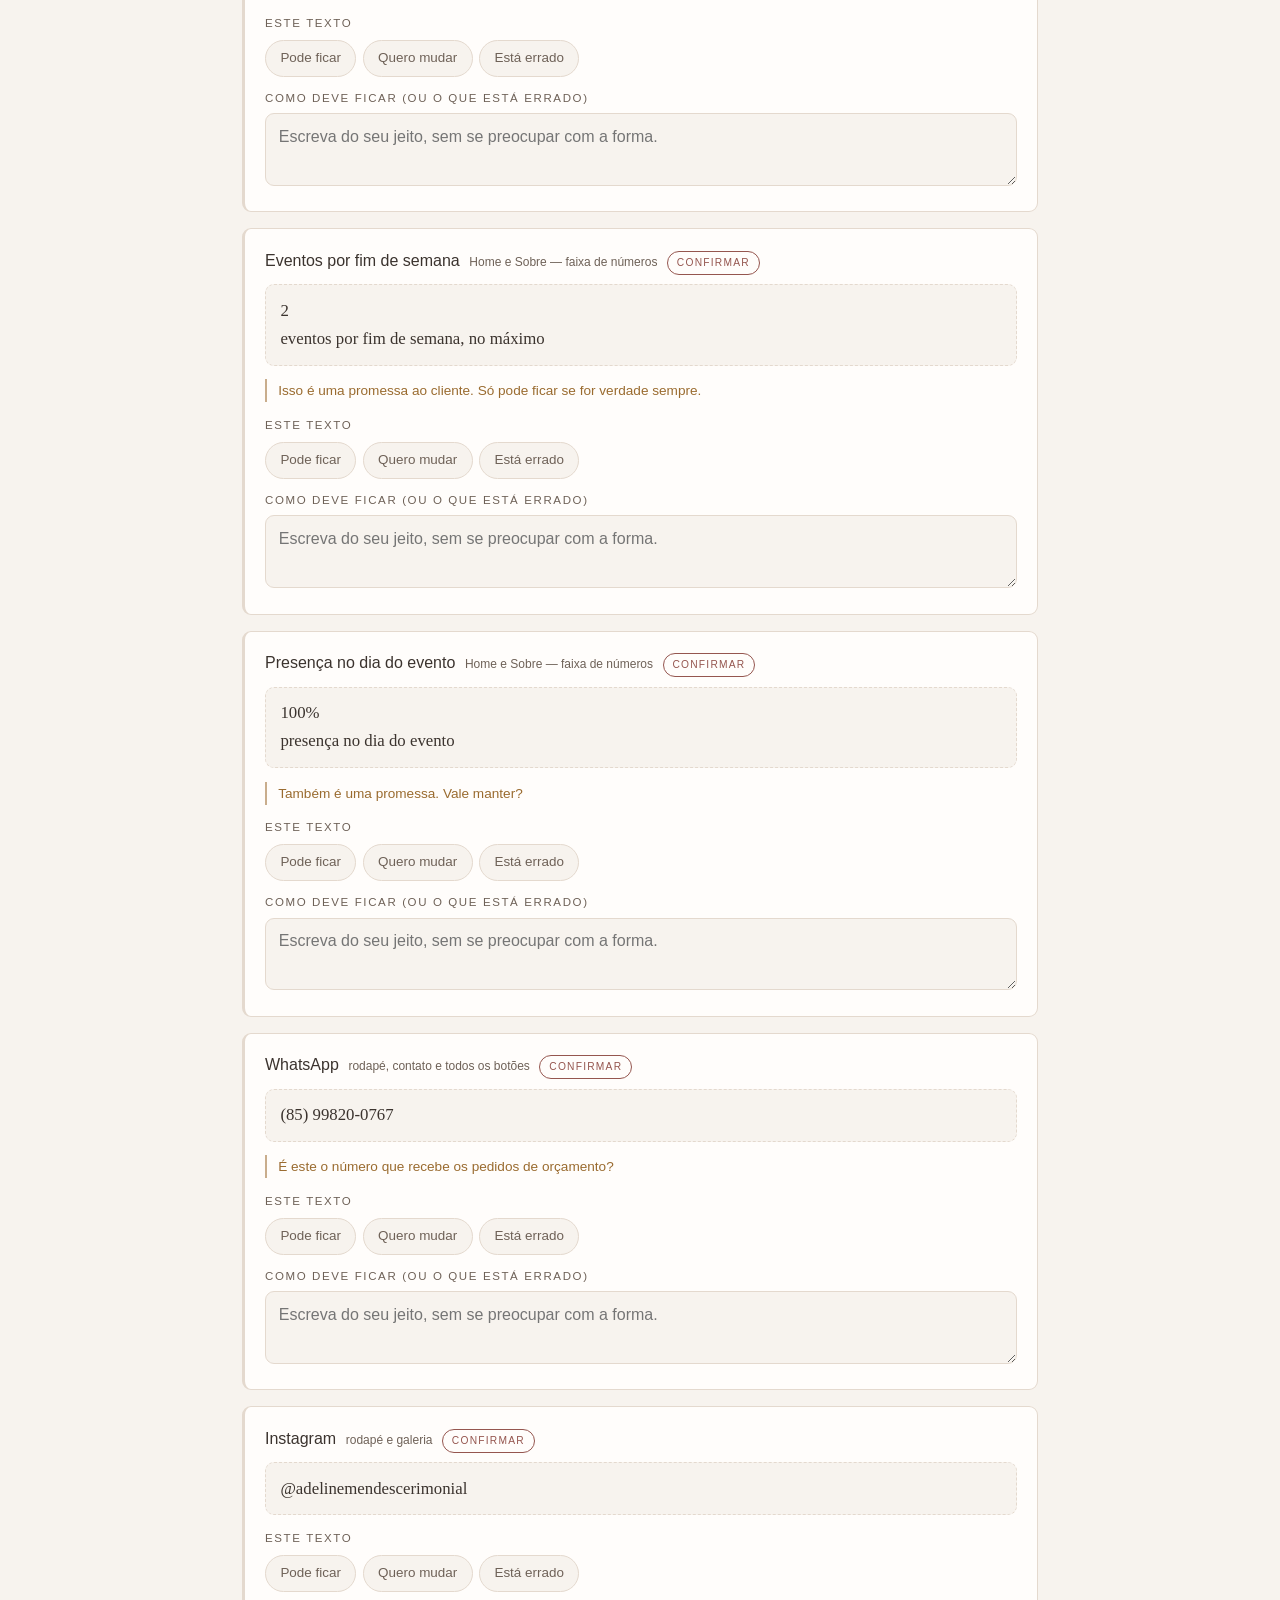
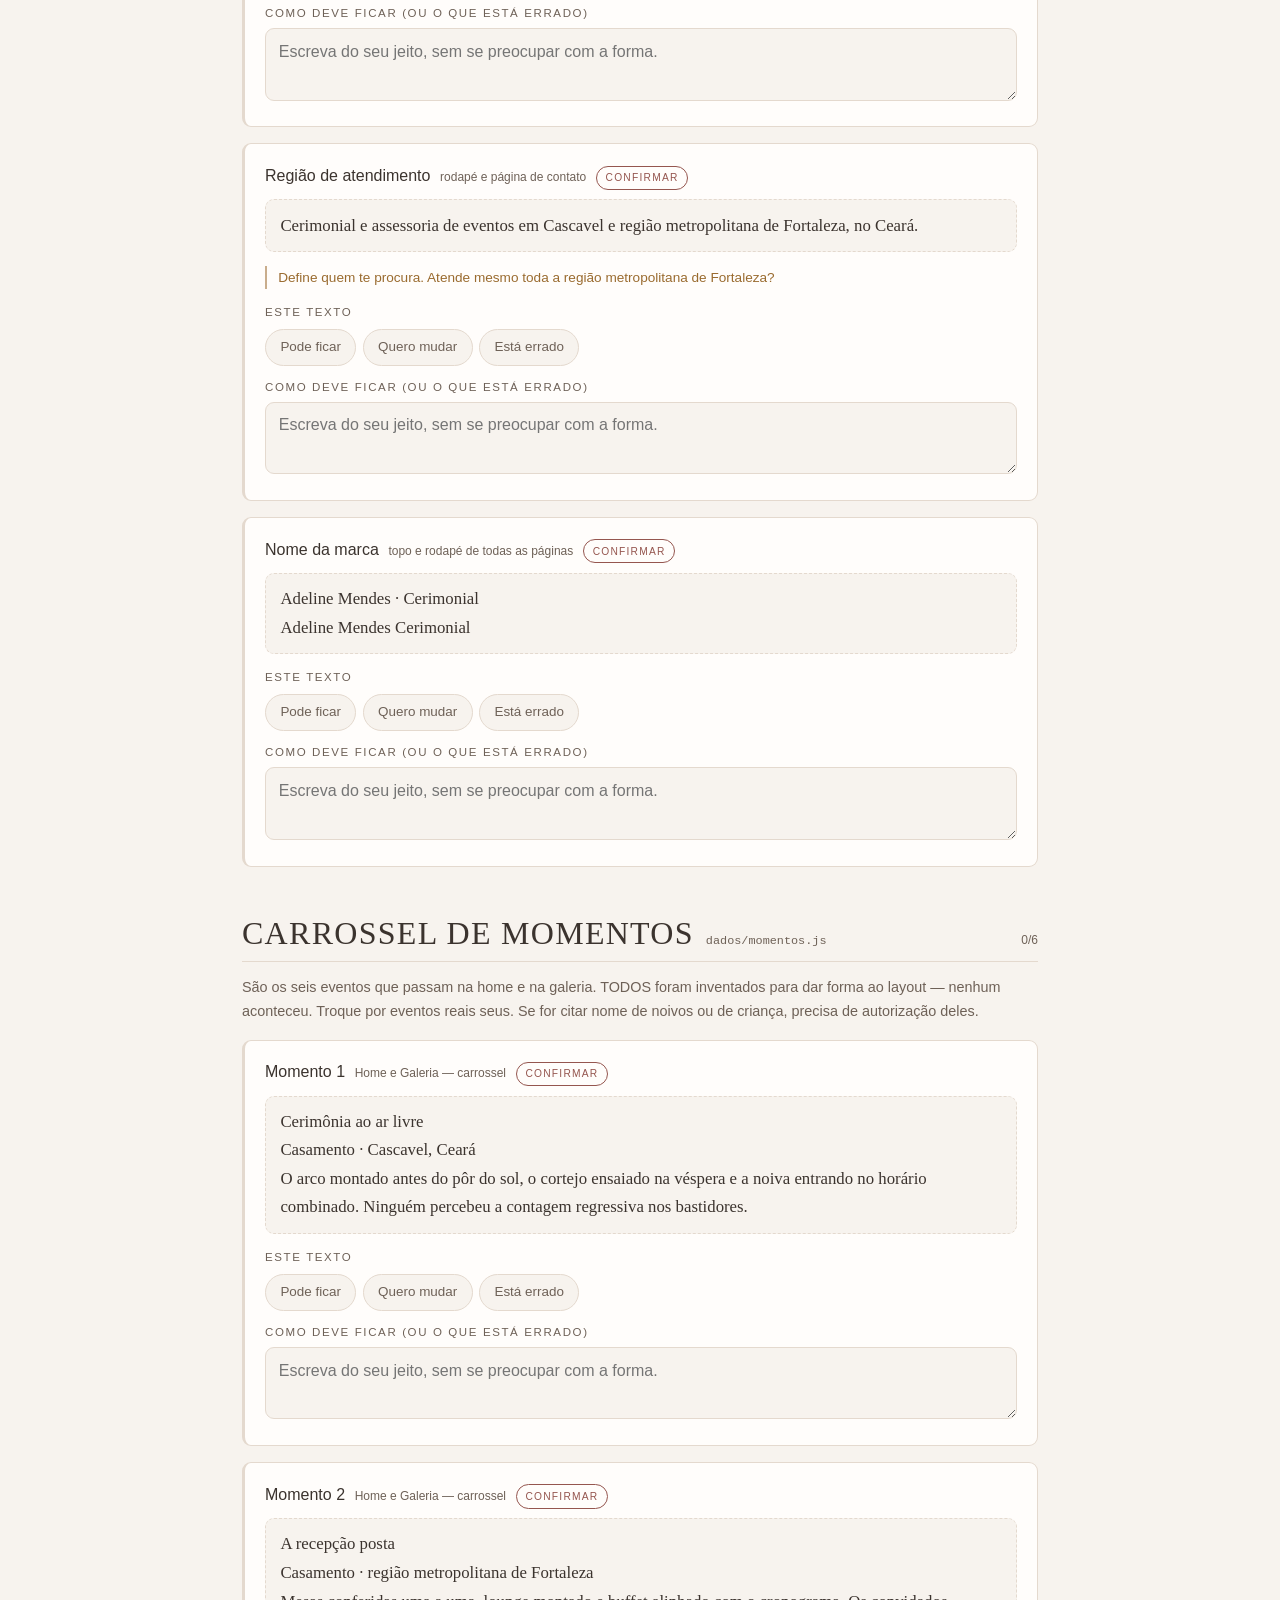
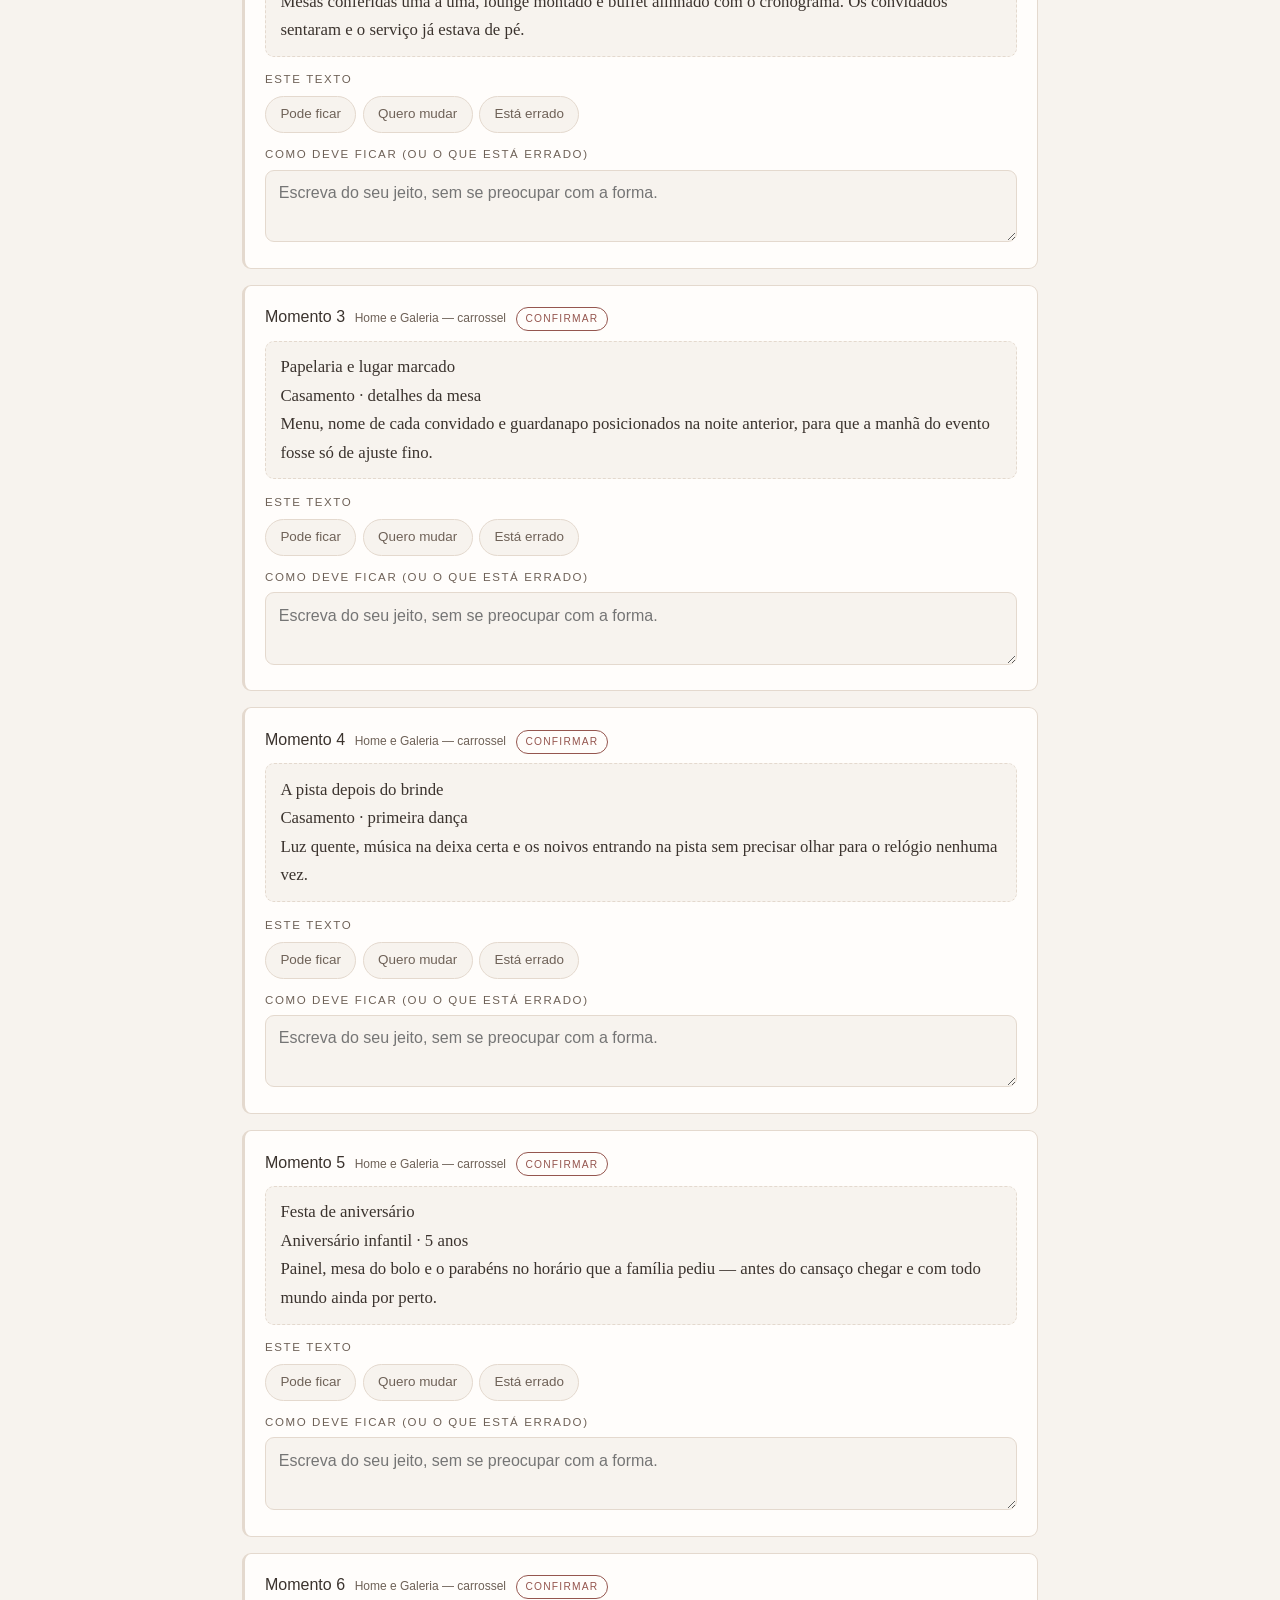
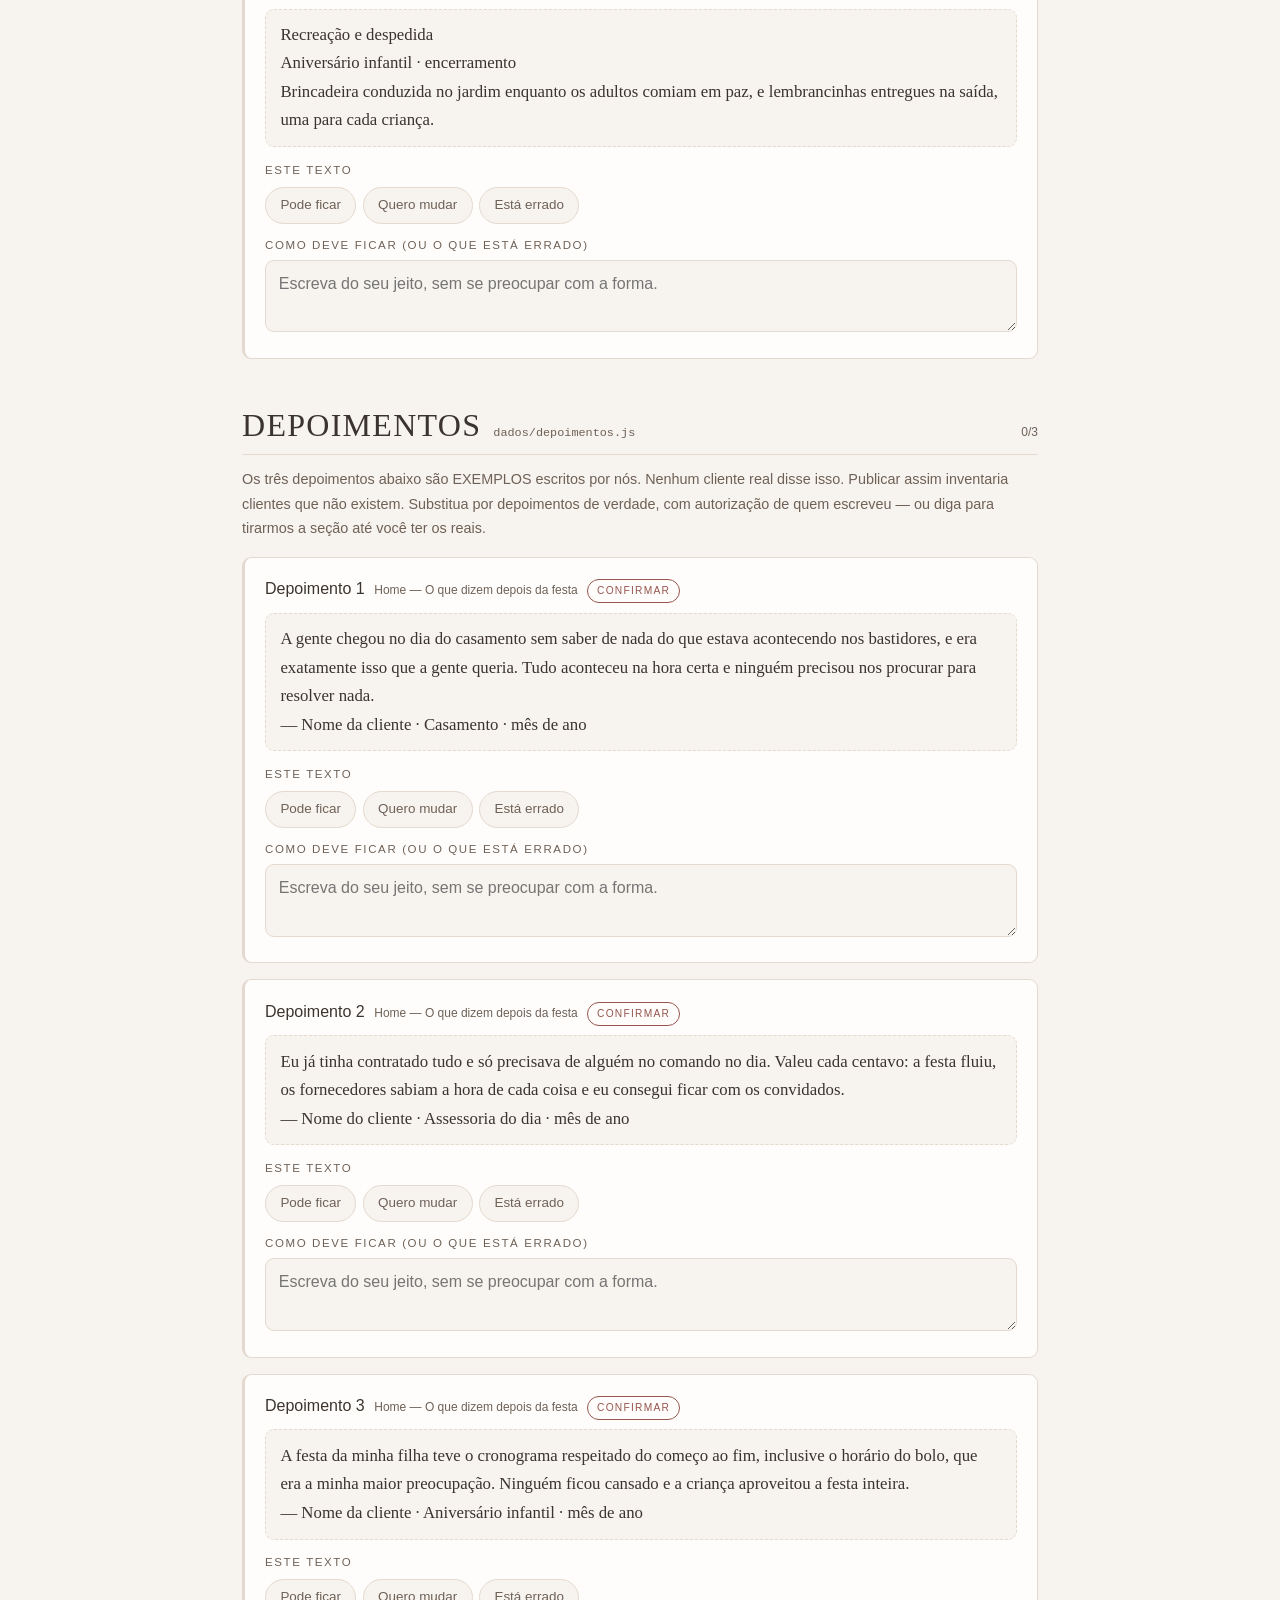
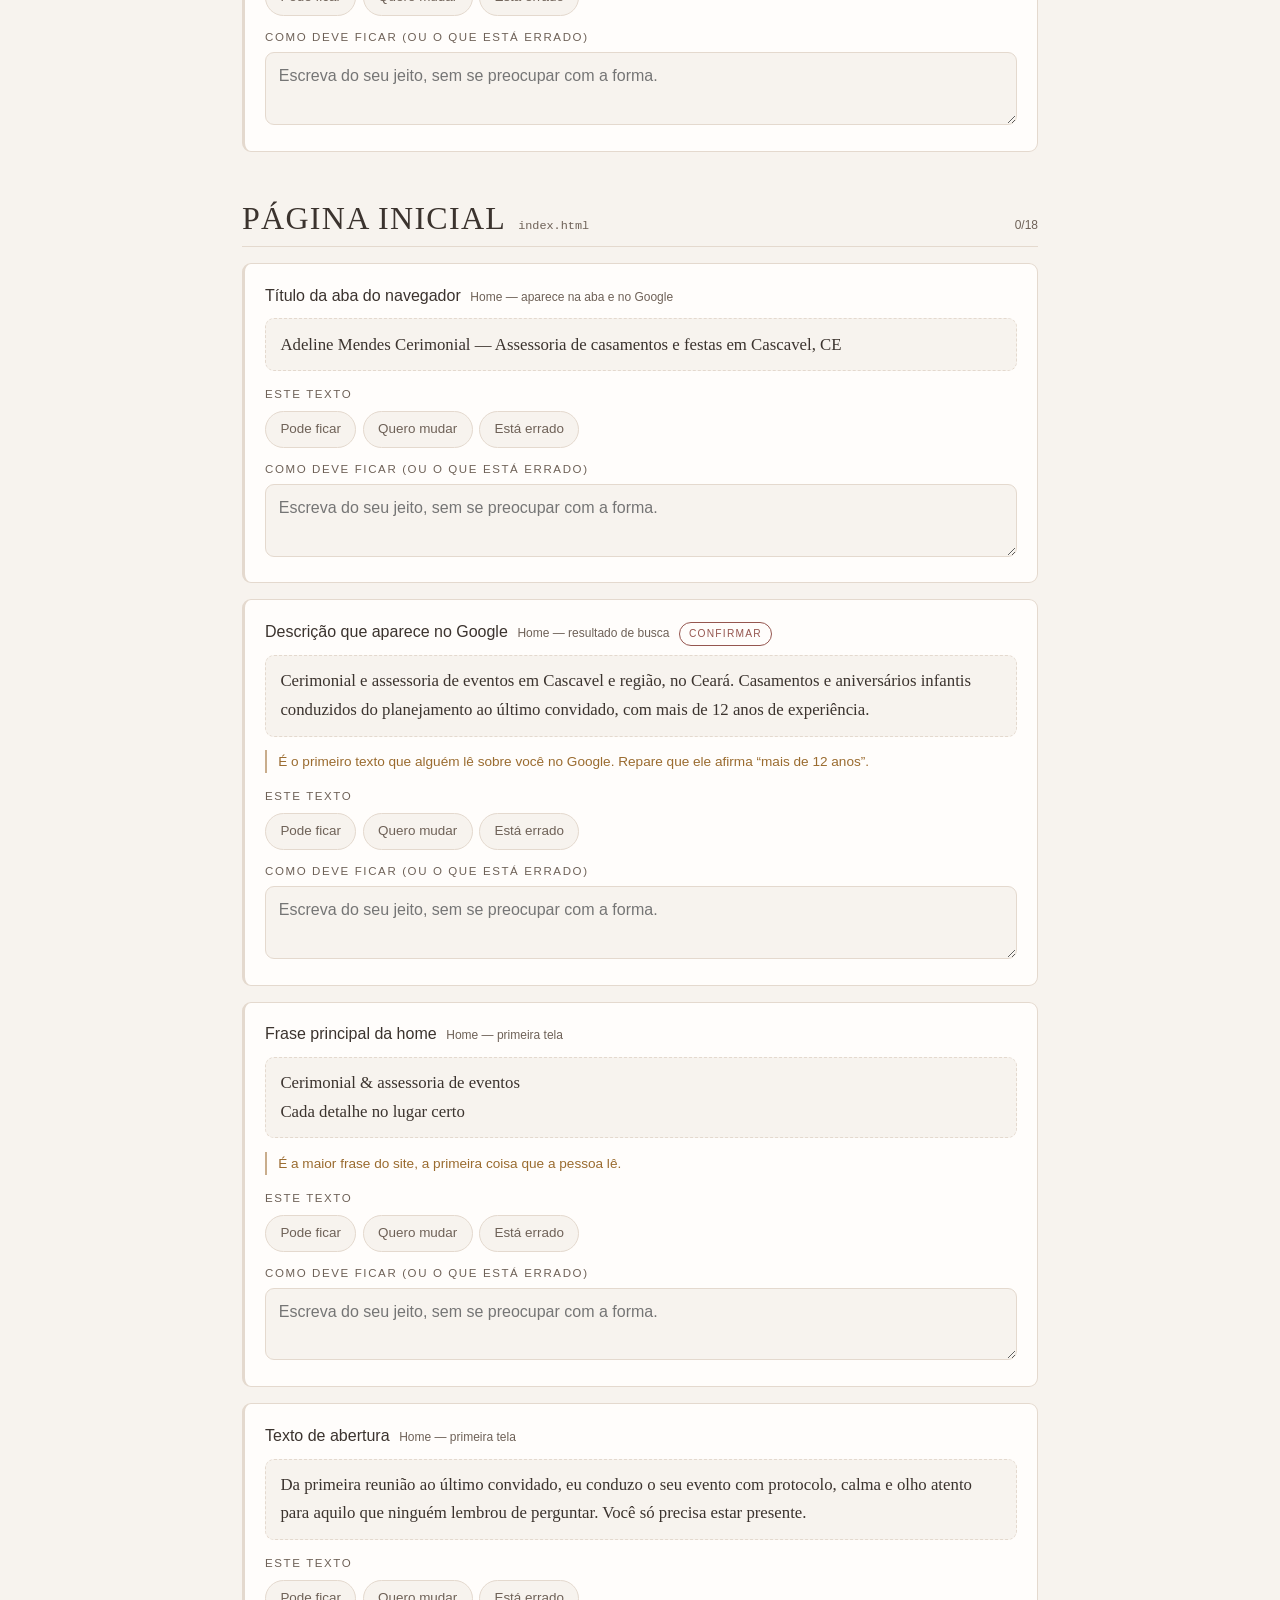
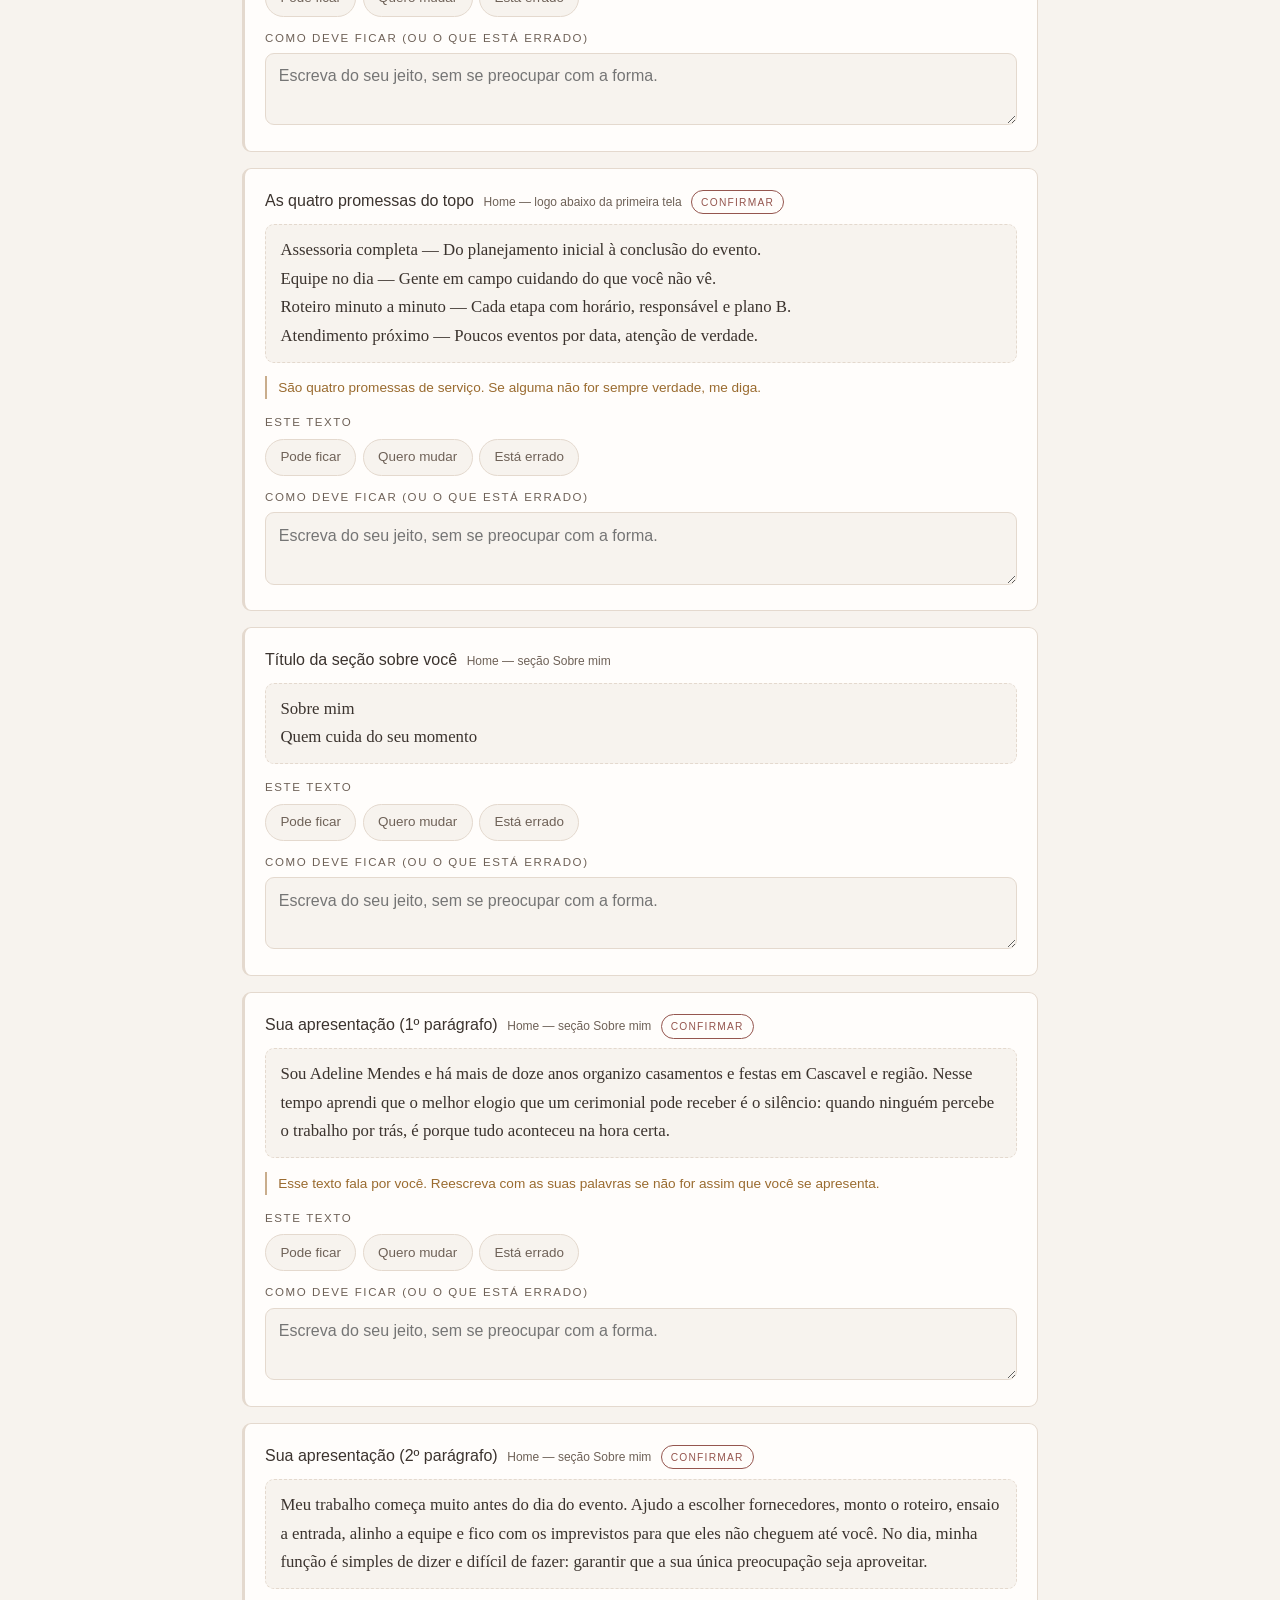
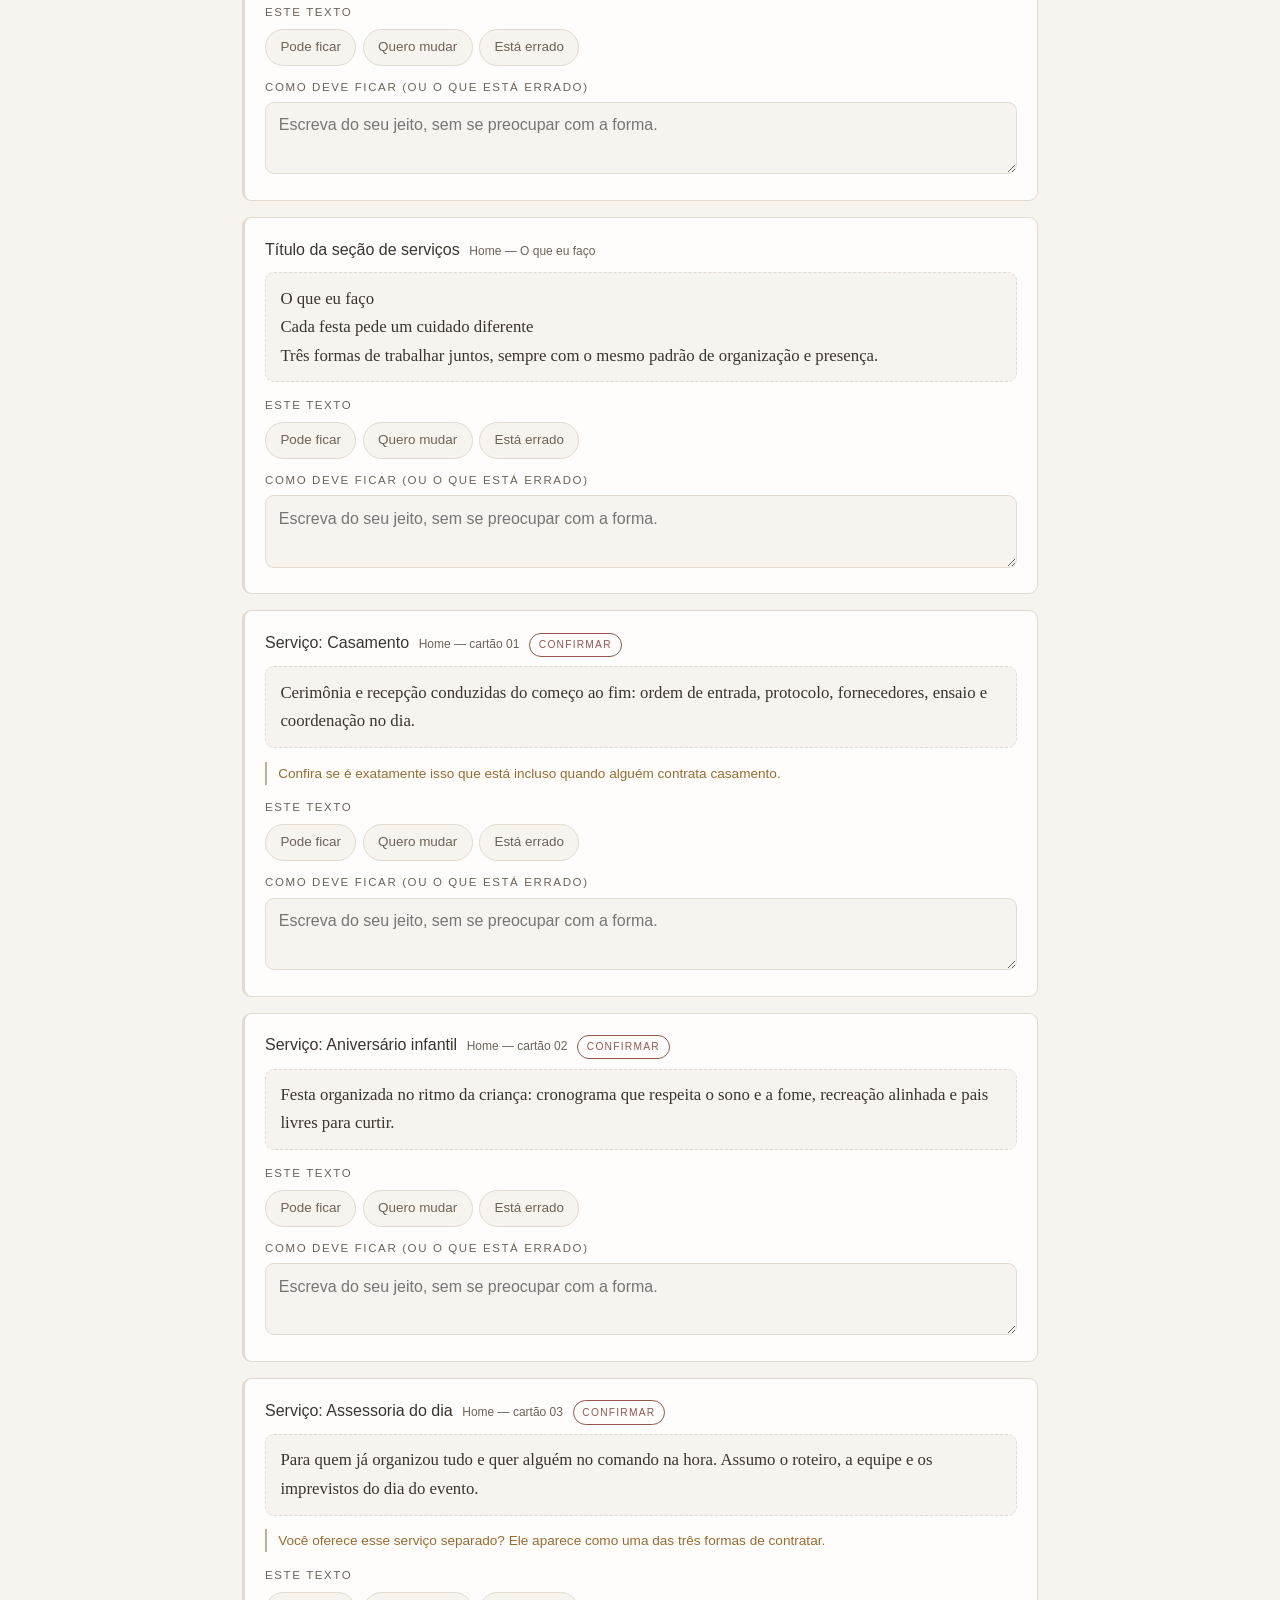
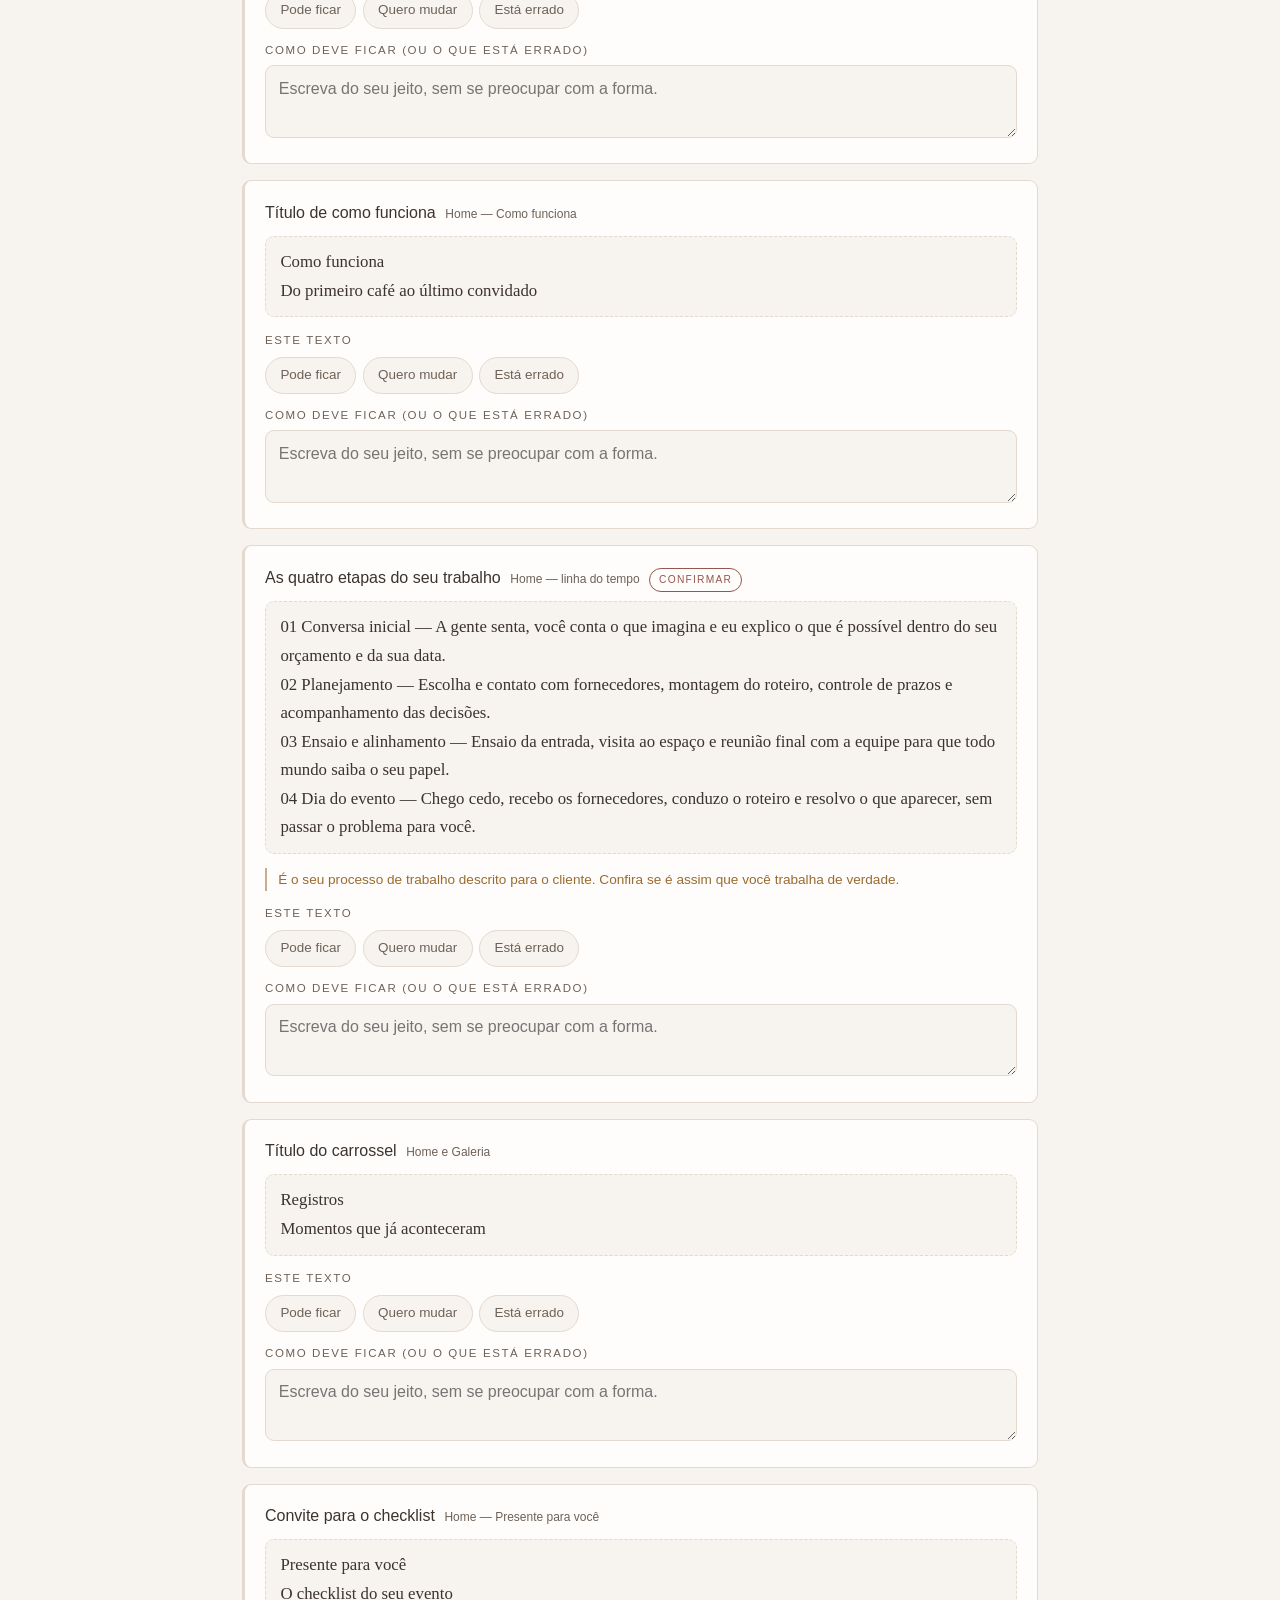
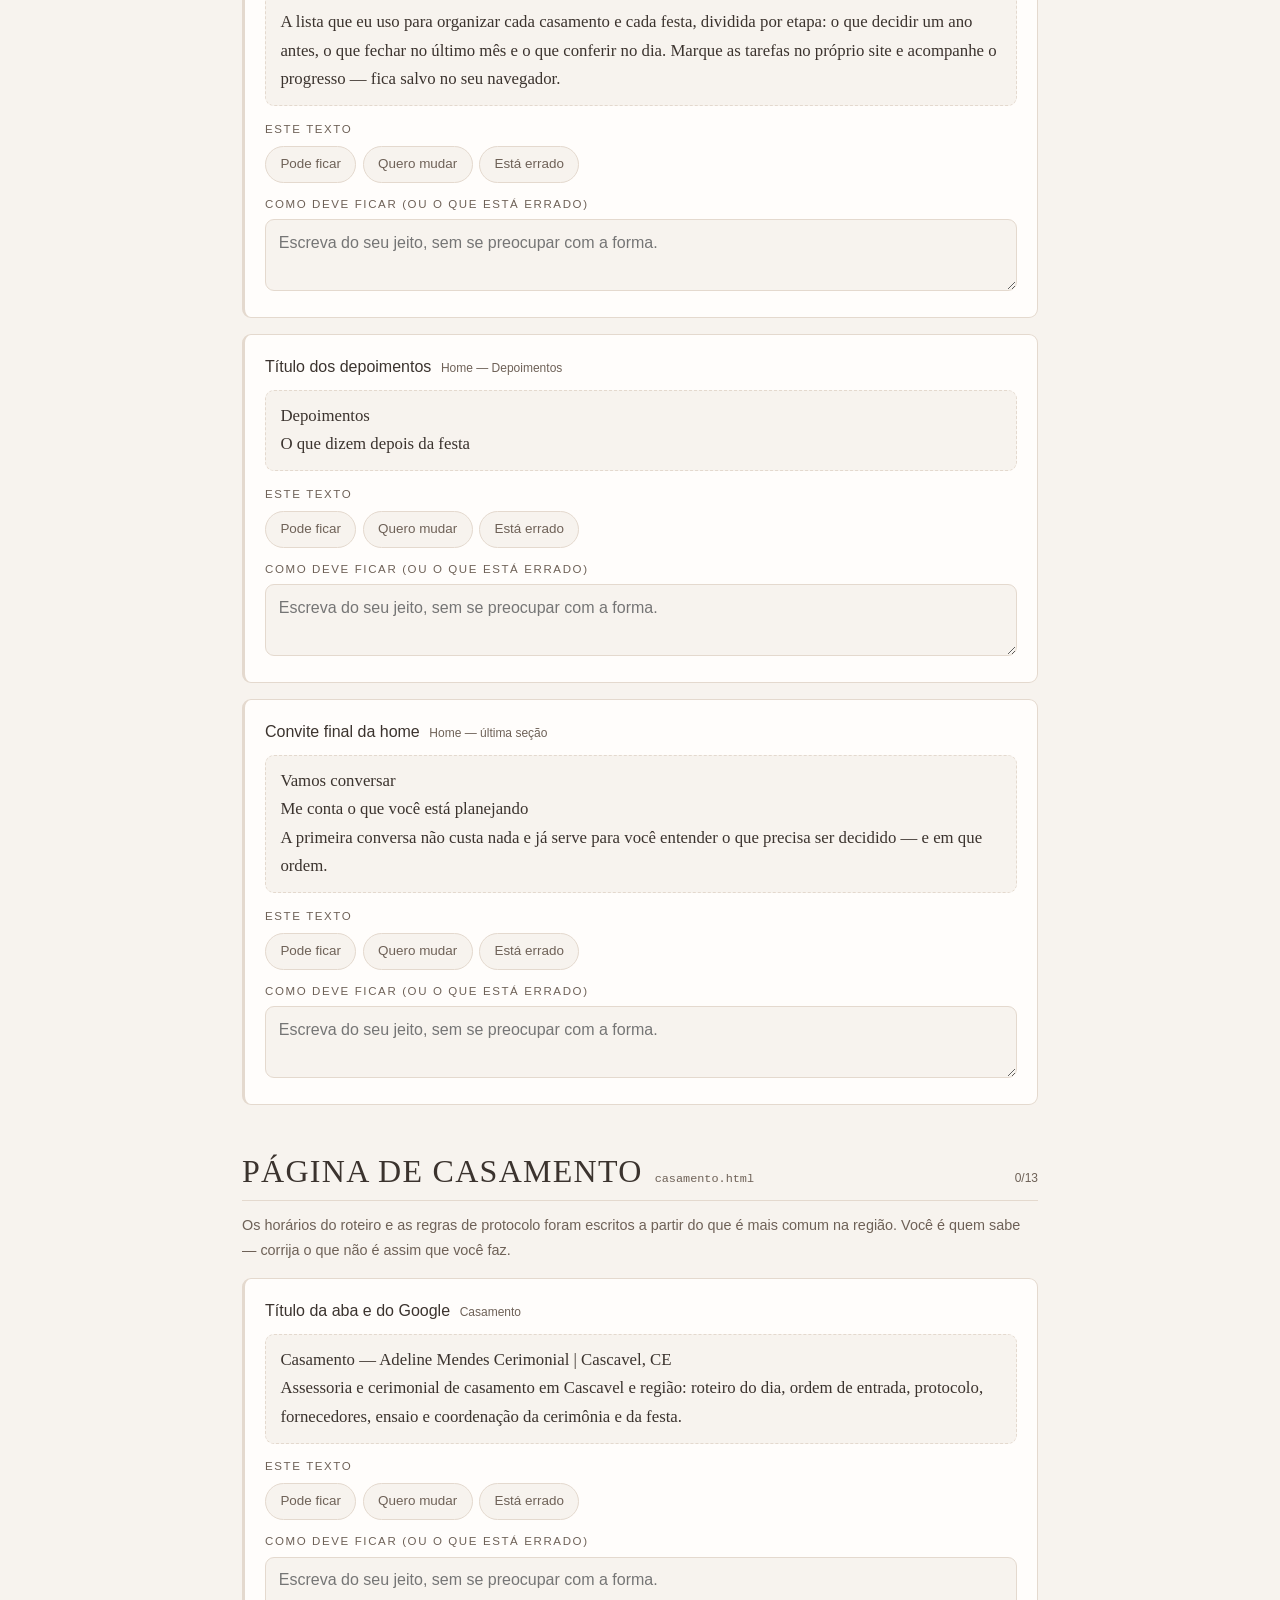
<file: revisao-textos.html>
<!DOCTYPE html>
<html lang="pt-BR">
<head>
<meta charset="utf-8">
<meta name="viewport" content="width=device-width, initial-scale=1">
<meta name="robots" content="noindex, nofollow">
<title>Revisão dos textos do site — Adeline Mendes Cerimonial</title>
<!--
  ====================================================================
  ARQUIVO INTERNO — NAO faz parte do site publico.
  Nao coloque link para esta pagina em nenhum menu do site.

  Estilo, dados e comportamento estao todos DENTRO deste unico
  arquivo, de proposito: assim ele pode ser enviado sozinho (WhatsApp,
  e-mail, pendrive) e aberto com um duplo clique, sem precisar do
  resto do projeto e sem internet.

  Os textos a revisar estao em window.TEXTOS, mais abaixo. Para
  acrescentar ou mudar um item, edite lá — a pagina se monta sozinha.
  ====================================================================
-->
<style>
:root{
  --linho:#F7F3EE; --nata:#FFFDFB; --areia:#E8DDD2; --areia-clara:#F0E8DF;
  --champanhe:#C9AD8C; --grafite:#3B332E; --muted:#6E6157; --linha:#E4D9CE;
  --rose:#B0756E; --rose-forte:#95564F; --verde:#4F6B52; --ambar:#9A6B2F;
  --f-titulo:"Cormorant Garamond",Georgia,"Times New Roman",serif;
  --f-texto:"Jost",-apple-system,BlinkMacSystemFont,"Segoe UI",Roboto,sans-serif;
  --r:14px; --r-sm:9px;
}
*,*::before,*::after{box-sizing:border-box}
body{
  margin:0; background:var(--linho); color:var(--grafite);
  font-family:var(--f-texto); font-size:1rem; line-height:1.7;
  -webkit-font-smoothing:antialiased;
}
h1,h2,h3{font-family:var(--f-titulo); font-weight:400; line-height:1.15; margin:0; letter-spacing:.02em}
a{color:var(--rose-forte)}
.wrap{max-width:860px; margin:0 auto; padding:0 clamp(1rem,4vw,2rem)}

/* ---------- capa ---------- */
.capa{padding:clamp(2.5rem,7vw,4.5rem) 0 1rem; text-align:center}
.capa__olho{font-size:.72rem; letter-spacing:.22em; text-transform:uppercase; color:var(--muted); margin:0 0 1rem}
.capa h1{font-size:clamp(2rem,5vw,3.2rem); text-transform:uppercase}
.capa h1 em{display:block; font-style:italic; text-transform:none; color:var(--rose-forte); font-size:.8em; margin-top:.12em}
.capa__lead{color:var(--muted); max-width:62ch; margin:1.5rem auto 0}

/* ---------- instrucoes ---------- */
.guia{background:var(--nata); border:1px solid var(--linha); border-radius:var(--r); padding:clamp(1.25rem,3vw,2rem); margin:2rem 0}
.guia h2{font-size:1.4rem; margin-bottom:.75rem}
.guia ol{margin:0; padding-left:1.4rem; color:var(--muted)}
.guia li{margin:.45rem 0}
.guia strong{color:var(--grafite); font-weight:500}

/* ---------- barra fixa ---------- */
.barra{position:sticky; top:0; z-index:20; background:rgba(247,243,238,.96); backdrop-filter:blur(8px); border-bottom:1px solid var(--linha); padding:.7rem 0}
.barra__in{display:flex; flex-wrap:wrap; gap:.7rem; align-items:center; justify-content:space-between}
.progresso{flex:1 1 180px; min-width:150px}
.progresso__trilho{height:7px; background:var(--areia); border-radius:99px; overflow:hidden}
.progresso__barra{height:100%; width:0; background:var(--rose-forte); border-radius:99px; transition:width .3s ease}
.progresso__texto{font-size:.78rem; color:var(--muted); margin:.3rem 0 0; letter-spacing:.03em}
.acoes{display:flex; flex-wrap:wrap; gap:.4rem}
button{font:inherit; cursor:pointer}
.bt{border:1px solid var(--linha); background:var(--nata); color:var(--grafite); border-radius:99px; padding:.42rem .95rem; font-size:.82rem; letter-spacing:.03em; transition:background .2s ease,border-color .2s ease}
.bt:hover{background:var(--areia-clara); border-color:var(--champanhe)}
.bt--forte{background:var(--rose-forte); border-color:var(--rose-forte); color:var(--nata)}
.bt--forte:hover{background:var(--rose); border-color:var(--rose)}

/* ---------- filtros ---------- */
.filtros{display:flex; flex-wrap:wrap; gap:.4rem; margin:1.75rem 0 .5rem; align-items:center}
.filtros__rot{font-size:.72rem; letter-spacing:.18em; text-transform:uppercase; color:var(--muted); margin-right:.3rem}
.filtro{border:1px solid var(--linha); background:transparent; color:var(--muted); border-radius:99px; padding:.34rem .85rem; font-size:.8rem}
.filtro[aria-pressed="true"]{background:var(--grafite); border-color:var(--grafite); color:var(--nata)}

/* ---------- secoes ---------- */
.secao{margin:3rem 0 0}
.secao__cab{display:flex; align-items:baseline; gap:.75rem; flex-wrap:wrap; padding-bottom:.6rem; border-bottom:1px solid var(--linha)}
.secao h2{font-size:clamp(1.5rem,3vw,2rem); text-transform:uppercase; letter-spacing:.04em}
.secao__arq{font-size:.74rem; color:var(--muted); font-family:ui-monospace,SFMono-Regular,Menlo,monospace}
.secao__conta{font-size:.75rem; color:var(--muted); margin-left:auto}
.secao__nota{color:var(--muted); font-size:.9rem; margin:.8rem 0 0}

/* ---------- item ---------- */
.item{background:var(--nata); border:1px solid var(--linha); border-left:3px solid var(--linha); border-radius:var(--r-sm); padding:1.1rem 1.25rem; margin:1rem 0}
.item[data-decisao="aprovado"]{border-left-color:var(--verde)}
.item[data-decisao="ajustar"]{border-left-color:var(--ambar)}
.item[data-decisao="refazer"]{border-left-color:var(--rose-forte)}
.item__cab{display:flex; gap:.6rem; align-items:baseline; flex-wrap:wrap; margin-bottom:.6rem}
.item__rot{font-weight:500}
.item__onde{font-size:.75rem; color:var(--muted)}
.selo{font-size:.64rem; letter-spacing:.12em; text-transform:uppercase; border-radius:99px; padding:.15rem .55rem; border:1px solid currentColor; white-space:nowrap; color:var(--rose-forte)}
.item__atual{margin:0 0 .85rem; padding:.7rem .9rem; background:var(--linho); border-radius:var(--r-sm); border:1px dashed var(--linha); font-family:var(--f-titulo); font-size:1.05rem; white-space:pre-wrap}
.item__nota{margin:0 0 .85rem; font-size:.85rem; color:var(--ambar); padding-left:.7rem; border-left:2px solid var(--champanhe)}
.escolhas{display:flex; flex-wrap:wrap; gap:.4rem; border:0; padding:0; margin:0 0 .75rem}
.escolhas legend{font-size:.72rem; letter-spacing:.14em; text-transform:uppercase; color:var(--muted); padding:0; margin-bottom:.4rem}
.escolha input{position:absolute; opacity:0; width:0; height:0}
.escolha span{display:inline-block; border:1px solid var(--linha); border-radius:99px; padding:.38rem .9rem; font-size:.84rem; color:var(--muted); background:var(--linho); transition:all .18s ease}
.escolha span:hover{border-color:var(--champanhe)}
.escolha input:focus-visible + span{outline:2px solid var(--rose); outline-offset:2px}
.escolha input:checked + span{color:var(--nata); border-color:transparent}
.escolha--ok input:checked + span{background:var(--verde)}
.escolha--aj input:checked + span{background:var(--ambar)}
.escolha--re input:checked + span{background:var(--rose-forte)}
.campo__rot{display:block; font-size:.72rem; letter-spacing:.14em; text-transform:uppercase; color:var(--muted); margin-bottom:.3rem}
textarea{width:100%; min-height:4.5rem; resize:vertical; font:inherit; line-height:1.6; color:var(--grafite); background:var(--linho); border:1px solid var(--linha); border-radius:var(--r-sm); padding:.6rem .8rem}
textarea:focus{outline:2px solid var(--rose); outline-offset:1px; background:var(--nata)}

/* ---------- avisos, rodape, recado ---------- */
.aviso{background:#FBF4EE; border:1px solid var(--champanhe); border-radius:var(--r); padding:1rem 1.25rem; margin:2rem 0; font-size:.9rem}
.aviso strong{font-weight:500}
.rodape__extra{margin:1.5rem 0 .6rem; font-size:.8rem; letter-spacing:.1em; text-transform:uppercase}
.acoes--extra{margin-bottom:1.5rem}
.rodape{margin:4rem 0 3rem; padding-top:1.5rem; border-top:1px solid var(--linha); color:var(--muted); font-size:.85rem}
.recado{position:fixed; left:50%; bottom:1.5rem; transform:translateX(-50%) translateY(1rem); background:var(--grafite); color:var(--nata); padding:.7rem 1.4rem; border-radius:99px; font-size:.88rem; opacity:0; pointer-events:none; transition:opacity .25s ease,transform .25s ease; z-index:50}
.recado.ver{opacity:1; transform:translateX(-50%) translateY(0)}
.vazio{color:var(--muted); font-style:italic; padding:2rem 0}
@media (prefers-reduced-motion:reduce){*{transition:none !important; animation:none !important}}

/* ---------- impressao ---------- */
@media print{
  body{background:#fff}
  .barra,.filtros,.acoes,.guia,.recado{display:none !important}
  .item{break-inside:avoid; background:#fff}
  textarea{border:1px solid #999; min-height:3.2rem}
}
</style>
</head>
<body>

<header class="capa wrap">
  <p class="capa__olho">Adeline Mendes Cerimonial</p>
  <h1>Revisão dos textos <em>do site</em></h1>
  <p class="capa__lead">
    Estes são todos os textos escritos para o site. Nada disso está no ar ainda.
    Leia cada um, diga se pode ficar como está e, quando não puder, escreva do seu jeito.
  </p>
</header>

<section class="guia wrap" aria-labelledby="como-usar">
  <h2 id="como-usar">Como usar esta página</h2>
  <ol>
    <li><strong>Para cada texto, escolha uma das três opções:</strong> <em>Pode ficar</em>, <em>Quero mudar</em> ou <em>Está errado</em>.</li>
    <li><strong>Se escolher mudar ou corrigir, escreva no campo abaixo</strong> como deve ficar. Não precisa ficar bonito — escreva do seu jeito, do jeito que você falaria.</li>
    <li><strong>Pode fechar e voltar depois.</strong> O que você escrever fica salvo neste computador ou celular automaticamente.</li>
    <li><strong>No fim, clique em “Copiar tudo”</strong> e cole no WhatsApp do Israel. Ou use “Baixar respostas” e mande o arquivo.</li>
  </ol>
  <p class="secao__nota">
    Os textos marcados com <span class="selo">confirmar</span> são os mais importantes: eles afirmam
    coisas sobre você e sobre o seu trabalho (números, prazos, histórico, contato). Se algum estiver
    errado, o site estaria contando uma coisa que não é verdade. Comece por eles — o filtro
    “Só o essencial” mostra apenas esses.
  </p>
</section>

<div class="barra">
  <div class="barra__in wrap">
    <div class="progresso">
      <div class="progresso__trilho" role="progressbar" aria-labelledby="prog-txt" aria-valuemin="0" aria-valuemax="100" aria-valuenow="0" id="prog-bar-wrap">
        <div class="progresso__barra" id="prog-bar"></div>
      </div>
      <p class="progresso__texto" id="prog-txt">0 de 0 textos revisados</p>
    </div>
    <div class="acoes">
      <button type="button" class="bt bt--forte" id="bt-copiar">Copiar tudo</button>
      <button type="button" class="bt" id="bt-baixar">Baixar respostas</button>
    </div>
  </div>
</div>

<main class="wrap">
  <div class="filtros" role="group" aria-label="Filtrar textos">
    <span class="filtros__rot">Mostrar</span>
    <button type="button" class="filtro" data-filtro="tudo" aria-pressed="true">Tudo</button>
    <button type="button" class="filtro" data-filtro="essencial" aria-pressed="false">Só o essencial</button>
    <button type="button" class="filtro" data-filtro="falta" aria-pressed="false">Falta revisar</button>
    <button type="button" class="filtro" data-filtro="feito" aria-pressed="false">Já revisados</button>
  </div>

  <div id="lista"></div>

  <p class="aviso" id="aviso-salvar"></p>

  <footer class="rodape">
    <p>
      Material interno de trabalho — não é uma página do site. Os textos aqui foram escritos
      como ponto de partida e só vão ao ar depois da sua aprovação.
    </p>
    <p class="rodape__extra">Outras opções, para quando precisar:</p>
    <div class="acoes acoes--extra">
      <button type="button" class="bt" id="bt-backup">Salvar backup</button>
      <button type="button" class="bt" id="bt-restaurar">Abrir backup</button>
      <button type="button" class="bt" id="bt-imprimir">Imprimir</button>
      <button type="button" class="bt" id="bt-zerar">Recomeçar</button>
      <input type="file" id="arq-backup" accept=".json,application/json" hidden>
    </div>
    <p id="rod-salvo"></p>
  </footer>
</main>

<p class="recado" id="recado" role="status" aria-live="polite"></p>

<script>
/* =====================================================================
   OS TEXTOS A REVISAR

   Cada item:
     id    -> identificador fixo. NAO mude depois que a Adeline comecar
              a responder: e por ele que a resposta dela fica guardada.
     rot   -> como o item aparece na pagina
     onde  -> em que pagina/secao o texto aparece no site
     atual -> o texto como esta escrito hoje
     p     -> 1 marca os essenciais (afirmam fatos sobre ela ou o trabalho)
     nota  -> um aviso para ela, quando precisa
   ===================================================================== */
window.TEXTOS = [

{
  grupo: "O essencial sobre você",
  arquivo: "aparece em todas as páginas",
  nota: "Estes são os textos que afirmam fatos. Se algum número ou contato estiver errado, o site inteiro passa a informação errada.",
  itens: [
    { id:"e-anos", rot:"Anos de experiência", onde:"Home e Sobre — faixa de números", p:1,
      nota:"Confira o número. Ele aparece também em vários textos como “mais de doze anos”.",
      atual:`+12
anos de estrada` },
    { id:"e-eventos", rot:"Quantidade de eventos realizados", onde:"Home e Sobre — faixa de números", p:1,
      nota:"Este número foi estimado por nós. Se você não tiver certeza, é melhor tirar do site do que arredondar para cima.",
      atual:`+300
eventos realizados` },
    { id:"e-por-fds", rot:"Eventos por fim de semana", onde:"Home e Sobre — faixa de números", p:1,
      nota:"Isso é uma promessa ao cliente. Só pode ficar se for verdade sempre.",
      atual:`2
eventos por fim de semana, no máximo` },
    { id:"e-presenca", rot:"Presença no dia do evento", onde:"Home e Sobre — faixa de números", p:1,
      nota:"Também é uma promessa. Vale manter?",
      atual:`100%
presença no dia do evento` },
    { id:"e-whats", rot:"WhatsApp", onde:"rodapé, contato e todos os botões", p:1,
      nota:"É este o número que recebe os pedidos de orçamento?",
      atual:"(85) 99820-0767" },
    { id:"e-insta", rot:"Instagram", onde:"rodapé e galeria", p:1,
      atual:"@adelinemendescerimonial" },
    { id:"e-regiao", rot:"Região de atendimento", onde:"rodapé e página de contato", p:1,
      nota:"Define quem te procura. Atende mesmo toda a região metropolitana de Fortaleza?",
      atual:"Cerimonial e assessoria de eventos em Cascavel e região metropolitana de Fortaleza, no Ceará." },
    { id:"e-marca", rot:"Nome da marca", onde:"topo e rodapé de todas as páginas", p:1,
      atual:`Adeline Mendes · Cerimonial
Adeline Mendes Cerimonial` }
  ]
},

{
  grupo: "Carrossel de momentos",
  arquivo: "dados/momentos.js",
  nota: "São os seis eventos que passam na home e na galeria. TODOS foram inventados para dar forma ao layout — nenhum aconteceu. Troque por eventos reais seus. Se for citar nome de noivos ou de criança, precisa de autorização deles.",
  itens: [
    { id:"m1", rot:"Momento 1", onde:"Home e Galeria — carrossel", p:1,
      atual:`Cerimônia ao ar livre
Casamento · Cascavel, Ceará
O arco montado antes do pôr do sol, o cortejo ensaiado na véspera e a noiva entrando no horário combinado. Ninguém percebeu a contagem regressiva nos bastidores.` },
    { id:"m2", rot:"Momento 2", onde:"Home e Galeria — carrossel", p:1,
      atual:`A recepção posta
Casamento · região metropolitana de Fortaleza
Mesas conferidas uma a uma, lounge montado e buffet alinhado com o cronograma. Os convidados sentaram e o serviço já estava de pé.` },
    { id:"m3", rot:"Momento 3", onde:"Home e Galeria — carrossel", p:1,
      atual:`Papelaria e lugar marcado
Casamento · detalhes da mesa
Menu, nome de cada convidado e guardanapo posicionados na noite anterior, para que a manhã do evento fosse só de ajuste fino.` },
    { id:"m4", rot:"Momento 4", onde:"Home e Galeria — carrossel", p:1,
      atual:`A pista depois do brinde
Casamento · primeira dança
Luz quente, música na deixa certa e os noivos entrando na pista sem precisar olhar para o relógio nenhuma vez.` },
    { id:"m5", rot:"Momento 5", onde:"Home e Galeria — carrossel", p:1,
      atual:`Festa de aniversário
Aniversário infantil · 5 anos
Painel, mesa do bolo e o parabéns no horário que a família pediu — antes do cansaço chegar e com todo mundo ainda por perto.` },
    { id:"m6", rot:"Momento 6", onde:"Home e Galeria — carrossel", p:1,
      atual:`Recreação e despedida
Aniversário infantil · encerramento
Brincadeira conduzida no jardim enquanto os adultos comiam em paz, e lembrancinhas entregues na saída, uma para cada criança.` }
  ]
},

{
  grupo: "Depoimentos",
  arquivo: "dados/depoimentos.js",
  nota: "Os três depoimentos abaixo são EXEMPLOS escritos por nós. Nenhum cliente real disse isso. Publicar assim inventaria clientes que não existem. Substitua por depoimentos de verdade, com autorização de quem escreveu — ou diga para tirarmos a seção até você ter os reais.",
  itens: [
    { id:"d1", rot:"Depoimento 1", onde:"Home — O que dizem depois da festa", p:1,
      atual:`A gente chegou no dia do casamento sem saber de nada do que estava acontecendo nos bastidores, e era exatamente isso que a gente queria. Tudo aconteceu na hora certa e ninguém precisou nos procurar para resolver nada.
— Nome da cliente · Casamento · mês de ano` },
    { id:"d2", rot:"Depoimento 2", onde:"Home — O que dizem depois da festa", p:1,
      atual:`Eu já tinha contratado tudo e só precisava de alguém no comando no dia. Valeu cada centavo: a festa fluiu, os fornecedores sabiam a hora de cada coisa e eu consegui ficar com os convidados.
— Nome do cliente · Assessoria do dia · mês de ano` },
    { id:"d3", rot:"Depoimento 3", onde:"Home — O que dizem depois da festa", p:1,
      atual:`A festa da minha filha teve o cronograma respeitado do começo ao fim, inclusive o horário do bolo, que era a minha maior preocupação. Ninguém ficou cansado e a criança aproveitou a festa inteira.
— Nome da cliente · Aniversário infantil · mês de ano` }
  ]
},

{
  grupo: "Página inicial",
  arquivo: "index.html",
  itens: [
    { id:"h-title", rot:"Título da aba do navegador", onde:"Home — aparece na aba e no Google",
      atual:"Adeline Mendes Cerimonial — Assessoria de casamentos e festas em Cascavel, CE" },
    { id:"h-desc", rot:"Descrição que aparece no Google", onde:"Home — resultado de busca", p:1,
      nota:"É o primeiro texto que alguém lê sobre você no Google. Repare que ele afirma “mais de 12 anos”.",
      atual:"Cerimonial e assessoria de eventos em Cascavel e região, no Ceará. Casamentos e aniversários infantis conduzidos do planejamento ao último convidado, com mais de 12 anos de experiência." },
    { id:"h-hero", rot:"Frase principal da home", onde:"Home — primeira tela",
      nota:"É a maior frase do site, a primeira coisa que a pessoa lê.",
      atual:`Cerimonial & assessoria de eventos
Cada detalhe no lugar certo` },
    { id:"h-lead", rot:"Texto de abertura", onde:"Home — primeira tela",
      atual:"Da primeira reunião ao último convidado, eu conduzo o seu evento com protocolo, calma e olho atento para aquilo que ninguém lembrou de perguntar. Você só precisa estar presente." },
    { id:"h-dif", rot:"As quatro promessas do topo", onde:"Home — logo abaixo da primeira tela", p:1,
      nota:"São quatro promessas de serviço. Se alguma não for sempre verdade, me diga.",
      atual:`Assessoria completa — Do planejamento inicial à conclusão do evento.
Equipe no dia — Gente em campo cuidando do que você não vê.
Roteiro minuto a minuto — Cada etapa com horário, responsável e plano B.
Atendimento próximo — Poucos eventos por data, atenção de verdade.` },
    { id:"h-sobre-tit", rot:"Título da seção sobre você", onde:"Home — seção Sobre mim",
      atual:`Sobre mim
Quem cuida do seu momento` },
    { id:"h-sobre-p1", rot:"Sua apresentação (1º parágrafo)", onde:"Home — seção Sobre mim", p:1,
      nota:"Esse texto fala por você. Reescreva com as suas palavras se não for assim que você se apresenta.",
      atual:"Sou Adeline Mendes e há mais de doze anos organizo casamentos e festas em Cascavel e região. Nesse tempo aprendi que o melhor elogio que um cerimonial pode receber é o silêncio: quando ninguém percebe o trabalho por trás, é porque tudo aconteceu na hora certa." },
    { id:"h-sobre-p2", rot:"Sua apresentação (2º parágrafo)", onde:"Home — seção Sobre mim", p:1,
      atual:"Meu trabalho começa muito antes do dia do evento. Ajudo a escolher fornecedores, monto o roteiro, ensaio a entrada, alinho a equipe e fico com os imprevistos para que eles não cheguem até você. No dia, minha função é simples de dizer e difícil de fazer: garantir que a sua única preocupação seja aproveitar." },
    { id:"h-serv-tit", rot:"Título da seção de serviços", onde:"Home — O que eu faço",
      atual:`O que eu faço
Cada festa pede um cuidado diferente
Três formas de trabalhar juntos, sempre com o mesmo padrão de organização e presença.` },
    { id:"h-serv-1", rot:"Serviço: Casamento", onde:"Home — cartão 01", p:1,
      nota:"Confira se é exatamente isso que está incluso quando alguém contrata casamento.",
      atual:"Cerimônia e recepção conduzidas do começo ao fim: ordem de entrada, protocolo, fornecedores, ensaio e coordenação no dia." },
    { id:"h-serv-2", rot:"Serviço: Aniversário infantil", onde:"Home — cartão 02", p:1,
      atual:"Festa organizada no ritmo da criança: cronograma que respeita o sono e a fome, recreação alinhada e pais livres para curtir." },
    { id:"h-serv-3", rot:"Serviço: Assessoria do dia", onde:"Home — cartão 03", p:1,
      nota:"Você oferece esse serviço separado? Ele aparece como uma das três formas de contratar.",
      atual:"Para quem já organizou tudo e quer alguém no comando na hora. Assumo o roteiro, a equipe e os imprevistos do dia do evento." },
    { id:"h-como-tit", rot:"Título de como funciona", onde:"Home — Como funciona",
      atual:`Como funciona
Do primeiro café ao último convidado` },
    { id:"h-etapas", rot:"As quatro etapas do seu trabalho", onde:"Home — linha do tempo", p:1,
      nota:"É o seu processo de trabalho descrito para o cliente. Confira se é assim que você trabalha de verdade.",
      atual:`01 Conversa inicial — A gente senta, você conta o que imagina e eu explico o que é possível dentro do seu orçamento e da sua data.
02 Planejamento — Escolha e contato com fornecedores, montagem do roteiro, controle de prazos e acompanhamento das decisões.
03 Ensaio e alinhamento — Ensaio da entrada, visita ao espaço e reunião final com a equipe para que todo mundo saiba o seu papel.
04 Dia do evento — Chego cedo, recebo os fornecedores, conduzo o roteiro e resolvo o que aparecer, sem passar o problema para você.` },
    { id:"h-momentos-tit", rot:"Título do carrossel", onde:"Home e Galeria",
      atual:`Registros
Momentos que já aconteceram` },
    { id:"h-checklist", rot:"Convite para o checklist", onde:"Home — Presente para você",
      atual:`Presente para você
O checklist do seu evento
A lista que eu uso para organizar cada casamento e cada festa, dividida por etapa: o que decidir um ano antes, o que fechar no último mês e o que conferir no dia. Marque as tarefas no próprio site e acompanhe o progresso — fica salvo no seu navegador.` },
    { id:"h-depo-tit", rot:"Título dos depoimentos", onde:"Home — Depoimentos",
      atual:`Depoimentos
O que dizem depois da festa` },
    { id:"h-cta", rot:"Convite final da home", onde:"Home — última seção",
      atual:`Vamos conversar
Me conta o que você está planejando
A primeira conversa não custa nada e já serve para você entender o que precisa ser decidido — e em que ordem.` }
  ]
},

{
  grupo: "Página de casamento",
  arquivo: "casamento.html",
  nota: "Os horários do roteiro e as regras de protocolo foram escritos a partir do que é mais comum na região. Você é quem sabe — corrija o que não é assim que você faz.",
  itens: [
    { id:"c-title", rot:"Título da aba e do Google", onde:"Casamento",
      atual:`Casamento — Adeline Mendes Cerimonial | Cascavel, CE
Assessoria e cerimonial de casamento em Cascavel e região: roteiro do dia, ordem de entrada, protocolo, fornecedores, ensaio e coordenação da cerimônia e da festa.` },
    { id:"c-hero", rot:"Frase principal", onde:"Casamento — primeira tela",
      atual:`Casamento
O dia certo na hora certa` },
    { id:"c-lead", rot:"Texto de abertura", onde:"Casamento — primeira tela",
      atual:"Um casamento tem dezenas de pessoas cumprindo horários que só existem na cabeça de alguém. Meu trabalho é tirar esses horários da cabeça, colocá-los no papel e fazer com que aconteçam sem que você precise olhar para o relógio." },
    { id:"c-incluso-tit", rot:"Título do que está incluso", onde:"Casamento — O que está incluso",
      nota:"Repare na última frase: ela promete que o pacote é montado caso a caso.",
      atual:`O que está incluso
Tudo que eu assumo no seu casamento
A assessoria completa começa na escolha dos fornecedores e termina quando o último convidado vai embora. Este é o escopo padrão; o pacote final é montado conforme o tamanho e o formato da sua festa.` },
    { id:"c-incluso-lista", rot:"Lista do que está incluso (8 itens)", onde:"Casamento — O que está incluso", p:1,
      nota:"ESTE É O TEXTO MAIS IMPORTANTE DA PÁGINA: é o que o cliente entende que está comprando. Tire o que você não faz e acrescente o que faltou.",
      atual:`Reuniões de planejamento e acompanhamento das decisões
Indicação, contato e alinhamento com fornecedores
Visita técnica ao espaço da cerimônia e da recepção
Montagem do roteiro do dia, com horários e responsáveis
Ensaio da cerimônia com padrinhos, pajens e famílias
Coordenação da montagem no dia e conferência de tudo
Condução da cerimônia e da recepção do início ao fim
Kit emergência e resolução de imprevistos na hora` },
    { id:"c-roteiro-tit", rot:"Abertura do roteiro do dia", onde:"Casamento — Roteiro típico",
      nota:"Afirma que cerimônia às 19h é o formato mais comum na região. É mesmo?",
      atual:`Roteiro típico
Como costuma ser o dia do casamento
Os horários abaixo são um exemplo de cerimônia às 19h, que é o formato mais comum por aqui. O seu roteiro é montado sob medida, mas a lógica e a ordem das etapas costumam ser estas.` },
    { id:"c-rot-manha", rot:"Roteiro: Manhã — montagem", onde:"Casamento — roteiro",
      atual:`Manhã · Montagem e conferência
Recebo decoração, som, iluminação e buffet no espaço. Confiro se o que chegou é o que foi contratado, marco o corredor e defino a posição de cada elemento com os fornecedores.` },
    { id:"c-rot-15", rot:"Roteiro: 15h — preparação dos noivos", onde:"Casamento — roteiro",
      nota:"Você acompanha mesmo a maquiagem e o cabelo?",
      atual:`15h · Preparação dos noivos
Acompanho maquiagem e cabelo para garantir o horário, organizo o que vai para o espaço e mantenho contato com as duas famílias para alinhar a chegada.` },
    { id:"c-rot-18", rot:"Roteiro: 18h — chegada dos convidados", onde:"Casamento — roteiro",
      atual:`18h · Chegada dos convidados
Equipe posicionada na recepção, som ambiente rodando, lugares reservados sinalizados e padrinhos orientados sobre onde ficar e quando entrar.` },
    { id:"c-rot-19", rot:"Roteiro: 19h — cerimônia", onde:"Casamento — roteiro",
      atual:`19h · Cerimônia
Entradas na ordem combinada, com intervalo certo entre cada uma. Cuido das deixas musicais, do posicionamento no altar e do tempo de cada momento.` },
    { id:"c-rot-20", rot:"Roteiro: 20h — recepção e cumprimentos", onde:"Casamento — roteiro",
      atual:`20h · Recepção e cumprimentos
Saída dos noivos, sessão de fotos com as famílias e abertura do bar e da entrada. É a hora em que o atraso acontece — por isso ela tem um tempo definido.` },
    { id:"c-rot-2130", rot:"Roteiro: 21h30 — jantar, valsa e pista", onde:"Casamento — roteiro",
      atual:`21h30 · Jantar, valsa e pista
Serviço do jantar, primeira dança, valsa com os pais, corte do bolo e abertura da pista, cada um com a sua deixa para a banda ou o DJ.` },
    { id:"c-rot-fim", rot:"Roteiro: encerramento", onde:"Casamento — roteiro",
      nota:"Promete que você cuida da devolução de itens alugados e do fechamento com o espaço.",
      atual:`Fim da festa · Encerramento
Saída dos noivos, conferência do que fica e do que vai, devolução de itens alugados e fechamento com o espaço. Você vai embora sem carregar nada.` }
  ]
},

{
  grupo: "Casamento — protocolo e etiqueta",
  arquivo: "casamento.html",
  nota: "Estas são as perguntas que abrem quando o visitante clica. Aqui você aparece como quem domina o assunto, então qualquer regra errada pesa. Corrija o que não é assim que se faz por aqui.",
  itens: [
    { id:"c-prot-tit", rot:"Abertura do protocolo", onde:"Casamento — Protocolo e etiqueta",
      atual:`Protocolo e etiqueta
As dúvidas que sempre aparecem
Nenhuma dessas regras é lei. Elas são a forma tradicional de fazer, e servem de ponto de partida: conhecendo a tradição, fica muito mais fácil decidir o que manter e o que adaptar ao seu casamento.` },
    { id:"c-prot-ordem", rot:"Ordem de entrada na cerimônia", onde:"Casamento — pergunta 1",
      atual:`Na versão tradicional, entram nesta ordem: celebrante, noivo acompanhado da mãe, padrinhos e madrinhas (em duplas ou já posicionados no altar), pajens e daminhas, e por último a noiva acompanhada do pai.

Em cerimônias religiosas com missa, os padrinhos costumam já estar posicionados antes do início. Em cerimônias ao ar livre e civis, é comum simplificar: entram os padrinhos, depois o noivo e, por fim, a noiva. O que não muda é o intervalo entre as entradas — é ele que evita fila no corredor e dá tempo do fotógrafo trabalhar.` },
    { id:"c-prot-altar", rot:"Posicionamento no altar", onde:"Casamento — pergunta 2",
      atual:`Olhando do ponto de vista dos convidados, a noiva fica à esquerda e o noivo à direita. A família da noiva ocupa as primeiras fileiras da esquerda e a do noivo, da direita.

Padrinhos e madrinhas ficam em semicírculo atrás dos noivos ou em pé nas laterais do altar, conforme o espaço. Os pajens e daminhas sentam com a família logo após a entrada — crianças em pé durante a cerimônia inteira raramente dá certo.` },
    { id:"c-prot-civil", rot:"Cerimônia religiosa e civil", onde:"Casamento — pergunta 3",
      atual:`O casamento civil é o que tem validade legal. Ele pode acontecer no cartório, em dia anterior, ou no próprio espaço da festa, com o juiz de paz se deslocando até lá — nesse caso a assinatura vira parte da cerimônia.

A cerimônia religiosa segue o rito da sua igreja, e o tempo dela varia bastante: uma celebração católica com missa costuma passar de uma hora, enquanto uma cerimônia evangélica ou ecumênica fica entre trinta e quarenta e cinco minutos. Esse tempo muda o roteiro inteiro da festa, então é uma das primeiras coisas que eu confirmo com o celebrante.` },
    { id:"c-prot-votos", rot:"Votos, leituras e falas", onde:"Casamento — pergunta 4",
      atual:`Se houver votos escritos pelos noivos, o combinado é deixá-los impressos com o cerimonial: papel na mão treme menos que celular, e não existe risco de a tela apagar na hora.

Leituras de familiares e amigos funcionam melhor com até três participações curtas. Cada fala extra empurra o restante do roteiro, e é quase sempre aqui que a cerimônia estoura o horário previsto.` },
    { id:"c-prot-trajes", rot:"Trajes e combinado com os padrinhos", onde:"Casamento — pergunta 5",
      atual:`O traje dos noivos define o dos convidados: quanto mais formal o casamento, mais cedo isso precisa estar no convite. Para os padrinhos, o padrão é alinhar a cor do terno e do vestido com antecedência e mandar uma referência visual para o grupo — descrição em texto gera interpretações muito diferentes.

Uma regra prática que evita constrangimento: o convite deve dizer o traje esperado de forma direta (esporte fino, social, black tie), e não deixar que o convidado adivinhe pelo horário.` },
    { id:"c-prot-saida", rot:"Ordem de saída e cumprimentos", onde:"Casamento — pergunta 6",
      atual:`Saem primeiro os noivos, depois os pais, e em seguida padrinhos e madrinhas. Os convidados acompanham na sequência das fileiras, da frente para o fundo.

Os cumprimentos podem acontecer na saída da cerimônia ou já na recepção, com os noivos passando pelas mesas. A segunda opção costuma render fotos melhores e evita a fila que trava o início da festa — mas exige que alguém controle o tempo em cada mesa. Esse alguém sou eu.` },
    { id:"c-elem-tit", rot:"Abertura dos elementos visuais", onde:"Casamento — Elementos visuais",
      atual:`Elementos visuais
As peças que montam o visual do casamento
Cada uma dessas frentes tem fornecedor, prazo e custo próprios. Entender o papel de cada uma ajuda a decidir onde investir mais e onde dá para economizar sem que ninguém perceba.` },
    { id:"c-elementos", rot:"Os seis elementos visuais", onde:"Casamento — seis cartões",
      atual:`Cerimônia e altar — Arco ou fundo, corredor, cadeiras e o ponto exato onde os noivos ficam. É o cenário da foto que vai para a parede da sala.
Mesas e posta — Formato das mesas, louça, taças, guardanapo e o mapa de lugares. Define o quanto os convidados conversam entre si.
Flores e folhagem — Buquê, arco, arranjos das mesas e detalhes de corredor. O item que mais varia de preço conforme a estação.
Iluminação — Luz quente na cerimônia, luz cênica na pista e luz de serviço nos bastidores. É o que mais transforma um espaço simples.
Papelaria — Convite, save the date, menu, lugar marcado e placas. É o primeiro contato do convidado com o tom do casamento.
Trajes — Vestido, terno, sapatos, véu e acessórios, com prova marcada em tempo de ajustar. Inclui o traje dos padrinhos.` },
    { id:"c-estilos", rot:"Os seis estilos de casamento", onde:"Casamento — Variações de estilo",
      nota:"São os estilos que você oferece como ponto de partida. Falta algum que você faz muito? Sobra algum que você não faz?",
      atual:`Variações de estilo · Seis caminhos para o mesmo sim
O estilo escolhido conduz paleta, flores, papelaria, traje e até o horário. Serve como atalho: em vez de decidir item por item, você decide o conjunto.

Clássico — Velas, branco e dourado
Rústico — Madeira, linho e luz quente
Minimalista — Poucas peças, muito espaço
Boho — Pampas, tapetes e macramê
Pé na areia — Fim de tarde e tecido leve
Tropical brasileiro — Folhagem, frutas e cor` },
    { id:"c-cta", rot:"Convite final da página", onde:"Casamento — última seção",
      atual:`Próximo passo
Já tem data ou ainda está decidindo?
Nos dois casos dá para conversar. Se a data já está marcada, eu verifico a disponibilidade; se não, ajudo a escolher considerando espaço, clima e orçamento.` }
  ]
},

{
  grupo: "Página de aniversário infantil",
  arquivo: "aniversario-infantil.html",
  itens: [
    { id:"i-title", rot:"Título da aba e do Google", onde:"Infantil",
      atual:`Aniversário infantil — Adeline Mendes Cerimonial | Cascavel, CE
Cerimonial e assessoria de aniversário infantil em Cascavel e região: cronograma no ritmo da criança, recreação alinhada, fornecedores e pais livres para aproveitar a festa.` },
    { id:"i-hero", rot:"Frase principal", onde:"Infantil — primeira tela",
      atual:`Aniversário infantil
Festa no ritmo da criança` },
    { id:"i-lead", rot:"Texto de abertura", onde:"Infantil — primeira tela",
      atual:"Criança não espera: tem hora de fome, de sono e de cansaço. Eu monto a festa em volta desse relógio e cuido de fornecedores, recreação e convidados, para que você esteja ao lado dela quando as velas acenderem." },
    { id:"i-incluso-tit", rot:"Título do que está incluso", onde:"Infantil — O que está incluso", p:1,
      atual:`O que está incluso
Tudo que eu assumo na festa
A assessoria começa na escolha do tema e termina quando a última lembrancinha sai pela porta. Este é o escopo padrão; o pacote final acompanha o tamanho e o formato da festa.` },
    { id:"i-incluso-lista", rot:"Lista do que está incluso (8 itens)", onde:"Infantil — O que está incluso", p:1,
      nota:"É o que o cliente entende que está comprando. Tire o que você não faz e acrescente o que faltou.",
      atual:`Reunião de planejamento com a família e definição do tema
Indicação e alinhamento com buffet, decoração, bolo e recreação
Cronograma pensado no horário de sono e alimentação da criança
Visita técnica ao espaço e conferência da montagem
Recepção dos convidados e controle da lista na entrada
Condução do parabéns com deixa para foto, vídeo e música
Atenção à segurança: tomadas, piscina, escadas e saídas
Controle das lembrancinhas, dos presentes e do que volta para casa` },
    { id:"i-crono-tit", rot:"Abertura do cronograma", onde:"Infantil — Cronograma típico",
      nota:"Afirma que festa das 16h às 20h é o formato mais pedido. Confere?",
      atual:`Cronograma típico
Como costuma ser a tarde da festa
Exemplo de festa das 16h às 20h, o formato mais pedido para crianças pequenas. O parabéns é o ponto fixo do dia: tudo se organiza para que ele aconteça antes do cansaço.` },
    { id:"i-cro-manha", rot:"Cronograma: Manhã — montagem", onde:"Infantil — cronograma",
      atual:`Manhã · Montagem e conferência
Recebo decoração, mesa do bolo, brinquedos e som. Confiro o que foi contratado e reviso a segurança de cada área: tomadas, cantos, piscina e acesso à rua.` },
    { id:"i-cro-15", rot:"Cronograma: 15h — chegada da família", onde:"Infantil — cronograma",
      atual:`15h · Chegada da família
O aniversariante chega descansado e alimentado. É a hora das fotos em família com a decoração intacta, antes de os convidados chegarem.` },
    { id:"i-cro-16", rot:"Cronograma: 16h — recepção", onde:"Infantil — cronograma",
      atual:`16h · Recepção dos convidados
Equipe na porta, lista conferida, presentes guardados em local separado e crianças encaminhadas direto para a recreação.` },
    { id:"i-cro-1630", rot:"Cronograma: 16h30 — recreação", onde:"Infantil — cronograma",
      atual:`16h30 · Recreação e brinquedos
Atividades por faixa etária, monitores alinhados com o cronograma e salgados circulando para as crianças não ficarem com fome.` },
    { id:"i-cro-18", rot:"Cronograma: 18h — parabéns", onde:"Infantil — cronograma",
      nota:"Afirma que parabéns antes das 18h30 é a melhor garantia contra choro. É a sua regra?",
      atual:`18h · Parabéns
Aviso os pais com antecedência, chamo as crianças para perto da mesa e dou as deixas para foto, vídeo e música. Parabéns antes das 18h30 é a melhor garantia contra choro.` },
    { id:"i-cro-1830", rot:"Cronograma: 18h30 — bolo e calmaria", onde:"Infantil — cronograma",
      atual:`18h30 · Bolo, doces e calmaria
Corte e distribuição do bolo. A recreação volta com atividades mais tranquilas, que ajudam a baixar a energia antes da saída.` },
    { id:"i-cro-20", rot:"Cronograma: 20h — encerramento", onde:"Infantil — cronograma",
      atual:`20h · Encerramento
Entrega das lembrancinhas na saída, conferência dos presentes e do que é da família. Vocês saem com a criança no colo, não com caixas.` },
    { id:"i-idades", rot:"O que muda com a idade", onde:"Infantil — Cada idade, uma festa", p:1,
      nota:"São recomendações profissionais suas. Confira duração, horários e o que você diz sobre cada faixa.",
      atual:`01 Primeiro aninho — Uma festa para a família. Curta, de até três horas, marcada depois da soneca e com foco nas fotos. Sempre com um espaço reservado para trocar e amamentar.
02 De 2 a 6 anos — A fase dos personagens e da recreação. Brinquedos por faixa etária, monitores em número suficiente e parabéns cedo, antes do cansaço bater.
03 De 7 a 12 anos — Eles querem opinar. Temas mais pessoais, atividades em grupo como oficinas, gincanas e karaokê, e uma festa que seja deles, não dos adultos.` },
    { id:"i-temas", rot:"Os seis temas de festa", onde:"Infantil — Temas",
      nota:"Falta algum tema que você faz muito?",
      atual:`Temas · Ideias que viram festa
O tema conduz decoração, bolo, convite e lembrancinha. Personagem licenciado também funciona; a diferença está em como ele entra na festa.

Jardim encantado — Flores, borboletas e tons suaves
Safári — Folhagens, palha e bichos
Circo vintage — Listras, pipoca e picadeiro
Fundo do mar — Azuis, conchas e ondas
Confeitaria — Doces, tons pastel e avental
Espaço sideral — Planetas, estrelas e foguetes` },
    { id:"i-cta", rot:"Convite final da página", onde:"Infantil — última seção",
      atual:`Próximo passo
Vamos pensar na festa juntos?
Me conta a idade, o tema que está na cabeça e a data. Com isso eu já consigo dizer o que é possível e por onde começar.` }
  ]
},

{
  grupo: "Infantil — dúvidas dos pais",
  arquivo: "aniversario-infantil.html",
  nota: "Todas estas respostas dão prazos, números e compromissos em seu nome. São as que mais precisam da sua palavra.",
  itens: [
    { id:"i-faq-antec", rot:"Com quanta antecedência contratar?", onde:"Infantil — pergunta 1", p:1,
      nota:"Diz de três a seis meses, e mais em julho e dezembro. É o seu prazo?",
      atual:"O ideal é entre três e seis meses antes. Festas em julho e dezembro, ou em fins de semana perto de datas comemorativas, pedem mais antecedência: os bons espaços e fornecedores são os primeiros a fechar a agenda." },
    { id:"i-faq-duracao", rot:"Quanto tempo a festa deve durar?", onde:"Infantil — pergunta 2",
      atual:"Entre três e quatro horas é o tempo em que as crianças aproveitam sem se esgotar. Para o primeiro aninho, três horas bastam. Mais do que isso e a festa termina com o aniversariante dormindo no colo antes do parabéns." },
    { id:"i-faq-horario", rot:"Qual é o melhor horário?", onde:"Infantil — pergunta 3",
      atual:"Para crianças pequenas, a tarde, logo depois da soneca. Para as maiores, a festa pode começar mais tarde e avançar um pouco pela noite. O que eu sempre confirmo com a família é a rotina da criança, porque é ela que define o cronograma." },
    { id:"i-faq-monitores", rot:"Quantos monitores de recreação?", onde:"Infantil — pergunta 4", p:1,
      nota:"Diz um monitor para cada oito a dez crianças. É a conta que você usa?",
      atual:"Uma boa referência é um monitor para cada oito a dez crianças a partir dos três anos. Os menores de três ficam melhor acompanhados por um adulto da família, com a recreação como apoio." },
    { id:"i-faq-local", rot:"Atende festa em casa ou no condomínio?", onde:"Infantil — pergunta 5", p:1,
      nota:"A resposta é “sim”. Confirma?",
      atual:"Sim. Nesses casos a visita técnica é ainda mais importante: verifico energia, espaço para os brinquedos, regras do condomínio, horário de silêncio e o caminho dos fornecedores até o local." },
    { id:"i-faq-chuva", rot:"E se chover?", onde:"Infantil — pergunta 6",
      atual:"O plano B é definido na visita técnica, não no dia. Em festa ao ar livre, já combinamos com o espaço e a decoração para onde tudo vai caso o tempo vire, e quanto tempo leva essa troca." }
  ]
},

{
  grupo: "Página Sobre",
  arquivo: "sobre.html",
  nota: "É a sua história contada por nós. Nenhuma linha daqui saiu de uma entrevista com você — foi escrita a partir do que imaginamos sobre a sua trajetória. Leia com atenção e corrija sem medo: aqui, errar é inventar um passado que não é o seu.",
  itens: [
    { id:"s-title", rot:"Título da aba e do Google", onde:"Sobre",
      atual:`Sobre — Adeline Mendes Cerimonial | Cascavel, CE
Conheça Adeline Mendes, cerimonialista em Cascavel, CE: mais de doze anos conduzindo casamentos e festas com protocolo, calma e atenção aos detalhes.` },
    { id:"s-hero", rot:"Frase principal", onde:"Sobre — primeira tela",
      atual:`Sobre
Prazer, Adeline` },
    { id:"s-lead", rot:"Texto de abertura", onde:"Sobre — primeira tela", p:1,
      atual:"Cerimonialista em Cascavel, no Ceará. Há mais de doze anos eu cuido para que casamentos e festas aconteçam do jeito que foram sonhados, e no horário em que foram combinados." },
    { id:"s-hist-1", rot:"Sua história: como começou", onde:"Sobre — Minha história", p:1,
      nota:"INVENTADO. Dizemos que você começou ajudando em festas de amigos e da família. Foi assim que começou?",
      atual:"Comecei como muita cerimonialista começa: ajudando nas festas de amigos e da família, sempre a pessoa que sabia onde estava a caixa das alianças e quem entrava depois de quem. Com o tempo, o que era favor virou ofício, e o ofício virou profissão." },
    { id:"s-hist-2", rot:"Sua história: onde já trabalhou", onde:"Sobre — Minha história", p:1,
      nota:"INVENTADO. Diz que você passou por salões, igrejas, sítios, praias e quintais. Confere?",
      atual:"Nesses mais de doze anos passei por salões, igrejas, sítios, praias e quintais de Cascavel e região. Aprendi a ler um espaço antes da montagem, a conversar com cada fornecedor na língua dele e a perceber um atraso antes que ele aconteça." },
    { id:"s-hist-3", rot:"Sua história: poucos eventos por data", onde:"Sobre — Minha história", p:1,
      atual:"Hoje trabalho com poucos eventos por data, e isso é de propósito. Cerimonial é presença: não dá para estar inteira em dois lugares ao mesmo tempo, e quem me contrata merece a minha atenção do começo ao fim." },
    { id:"s-hist-4", rot:"Sua história: o que te move", onde:"Sobre — Minha história", p:1,
      atual:"O que me move continua o mesmo do primeiro evento: ver a família inteira aproveitando a festa, sem ninguém olhando para o relógio, enquanto eu cuido para que o relógio esteja certo." },
    { id:"s-citacao", rot:"A frase assinada com o seu nome", onde:"Sobre — citação em destaque", p:1,
      nota:"Esta frase aparece entre aspas, assinada “Adeline Mendes”, como se fosse sua. Só pode ficar se você assinaria embaixo.",
      atual:`O melhor elogio que um cerimonial pode receber é o silêncio: quando ninguém percebe o trabalho, é porque tudo aconteceu na hora certa.
— Adeline Mendes` },
    { id:"s-valores", rot:"Seus quatro princípios", onde:"Sobre — O que eu acredito", p:1,
      nota:"São os valores que o site diz que você defende. Mude as palavras para as suas.",
      atual:`I. Presença inteira — Poucos eventos por data. No dia da sua festa, você tem a minha atenção do começo ao fim, sem dividir com outro compromisso.
II. Tudo no papel — Roteiro com horário, responsável e plano B. O que está escrito não depende da memória de ninguém no meio da festa.
III. Calma que contagia — Imprevisto acontece em toda festa. O meu trabalho é resolver antes que ele chegue até você, e sem que os convidados percebam.
IV. O seu jeito primeiro — Tradição é ponto de partida, não regra. O evento precisa ter a cara de quem está celebrando, não a minha.` },
    { id:"s-kit", rot:"O kit de emergência", onde:"Sobre — Nos bastidores", p:1,
      nota:"Diz o que você leva em todo evento. Tire o que não leva e acrescente o que falta.",
      atual:`Ele vai a todo evento, grande ou pequeno. Quase nunca é aberto inteiro, mas quando uma alça arrebenta cinco minutos antes da entrada, é ele que salva a foto.

Agulha, linha e alfinetes nas cores dos trajes
Fita dupla-face e cola para barra, alça e salto
Analgésico, curativos e soro fisiológico
Lenços, grampos e spray fixador
Carregador portátil e o roteiro impresso
Sombrinha, para a chuva que ninguém previu` },
    { id:"s-cta", rot:"Convite final da página", onde:"Sobre — última seção",
      atual:`Vamos nos conhecer
Um café e uma boa conversa
Antes de qualquer contrato, eu gosto de ouvir. Me conta o que você imagina e eu digo, com sinceridade, como posso ajudar.` }
  ]
},

{
  grupo: "Galeria",
  arquivo: "galeria.html",
  itens: [
    { id:"g-title", rot:"Título da aba e do Google", onde:"Galeria",
      atual:`Galeria — Adeline Mendes Cerimonial | Cascavel, CE
Registros de casamentos e aniversários infantis conduzidos pela Adeline Mendes Cerimonial em Cascavel e região.` },
    { id:"g-hero", rot:"Abertura da galeria", onde:"Galeria — primeira tela",
      atual:`Registros
Momentos que já aconteceram
Cerimônias, recepções, mesas de bolo e muita gente feliz. Filtre pelo tipo de evento e clique em uma foto para ver em tamanho grande.` },
    { id:"g-miolo", rot:"Textos internos da galeria", onde:"Galeria — filtros e chamadas",
      atual:`Por dentro · O que aconteceu em cada um
Ver todas as fotos
Filtros: Todos / Casamento / Aniversário infantil
Mais registros no Instagram` },
    { id:"g-fotos", rot:"Descrição das fotos (textos alternativos)", onde:"Galeria — 12 fotos",
      nota:"Hoje o site não tem NENHUMA foto real: são 48 imagens faltando. As descrições atuais foram escritas para fotos imaginadas. Quando você mandar as fotos de verdade, elas precisam de uma descrição curta cada (é o que as pessoas cegas ouvem). Não precisa escrever agora — só confirme que entendeu que as fotos são o item que falta.",
      atual:"(as descrições serão escritas quando as fotos reais chegarem)" }
  ]
},

{
  grupo: "Página de contato",
  arquivo: "contato.html",
  nota: "É a página onde o cliente pede orçamento. O formulário monta uma mensagem e abre o WhatsApp com ela pronta.",
  itens: [
    { id:"ct-title", rot:"Título da aba e do Google", onde:"Contato",
      atual:`Contato e orçamento — Adeline Mendes Cerimonial | Cascavel, CE
Peça um orçamento de cerimonial e assessoria para casamento ou aniversário infantil em Cascavel e região. Atendimento pelo WhatsApp (85) 99820-0767.` },
    { id:"ct-hero", rot:"Abertura da página", onde:"Contato — primeira tela",
      atual:`Orçamento sem compromisso
Me conta o que você está planejando
Preencha o que já souber. A mensagem sai pronta no seu WhatsApp e eu respondo pessoalmente.` },
    { id:"ct-form", rot:"Campos do formulário", onde:"Contato — formulário",
      nota:"São as informações que você recebe junto com o pedido. Falta alguma pergunta que você sempre precisa fazer?",
      atual:`Alguns detalhes para começar
Seu nome * / Tipo de evento * / Data prevista / Local ou cidade / Convidados (aprox.) / O que você imagina
Botão: Enviar pelo WhatsApp` },
    { id:"ct-faq-orcamento", rot:"Como é feito o orçamento?", onde:"Contato — pergunta 1", p:1,
      nota:"Explica como você calcula o preço. Confere?",
      atual:"O valor depende do tipo de evento, do número de convidados, da duração e do tamanho da equipe necessária no dia. Com essas informações eu envio uma proposta detalhada, com tudo o que está incluso." },
    { id:"ct-faq-antec", rot:"Com quanta antecedência entrar em contato?", onde:"Contato — pergunta 2", p:1,
      nota:"Diz de oito a doze meses para casamento e de três a seis para infantil. São os seus prazos?",
      atual:"Para casamento, o ideal é de oito a doze meses antes, principalmente para datas de alta procura. Para aniversário infantil, de três a seis meses. Mas vale perguntar mesmo em cima da hora: se a data estiver livre, a gente dá um jeito." },
    { id:"ct-faq-assessoria", rot:"Já contratei quase tudo, ainda faz sentido?", onde:"Contato — pergunta 3", p:1,
      nota:"Diz que você assume o roteiro algumas semanas antes. Quantas semanas, na prática?",
      atual:"Faz, e é para isso que existe a assessoria do dia. Eu assumo o roteiro algumas semanas antes, alinho os fornecedores que você já contratou e fico no comando durante o evento." },
    { id:"ct-faq-fora", rot:"Atende fora de Cascavel?", onde:"Contato — pergunta 4", p:1,
      nota:"Diz que deslocamento e hospedagem da equipe entram no orçamento para outras cidades do Ceará. É a sua regra?",
      atual:"Sim. Atendo Cascavel e a região metropolitana de Fortaleza. Para outras cidades do Ceará, o deslocamento e a hospedagem da equipe entram no orçamento." }
  ]
},

{
  grupo: "Checklist, página de erro e botões",
  arquivo: "checklist.html, 404.html e todas as páginas",
  itens: [
    { id:"ck-hero", rot:"Abertura do checklist", onde:"Checklist — primeira tela",
      atual:`Presente para você
O checklist do seu evento
O que decidir em cada etapa, do primeiro ano ao dia da festa. Marque o que já foi feito: o progresso fica salvo neste navegador, e dá para imprimir quando quiser.` },
    { id:"ck-tarefas", rot:"As tarefas do checklist", onde:"Checklist — listas de casamento e infantil",
      nota:"São cerca de 70 tarefas divididas por prazo (12 meses antes, 8 a 10 meses, 6 meses, e assim até o dia). O site diz que é “a lista que eu uso”, então ela precisa ser a sua lista. Diga aqui se quer revisar essa lista inteira em separado — ela é longa e merece uma conversa à parte.",
      atual:"(lista completa em separado — 70 tarefas, por prazo, de casamento e de festa infantil)" },
    { id:"e404", rot:"Página de endereço errado", onde:"mostrada quando o link não existe",
      atual:`Página não encontrada
Esta página saiu antes da festa
O endereço pode ter mudado ou sido digitado com um detalhe fora do lugar. Acontece até no casamento mais bem planejado.` },
    { id:"botoes", rot:"Textos dos botões do site", onde:"todas as páginas",
      atual:`Falar comigo
Pedir orçamento
Ver os serviços
Ver a galeria
Ver a galeria completa
Ver o roteiro do dia
Ver o cronograma
Checklist de casamento
Festa infantil
Voltar ao início` },
    { id:"menu", rot:"Nomes do menu", onde:"topo de todas as páginas",
      atual:`Início · Casamento · Infantil · Sobre · Galeria · Contato
Rodapé: Navegação · Serviços · Contato` }
  ]
}

];
</script>

<script>
(function(){
  "use strict";

  var CHAVE = "adeline-revisao-textos-v1";
  var DECISOES = [
    { v:"aprovado", rot:"Pode ficar",   cls:"escolha--ok" },
    { v:"ajustar",  rot:"Quero mudar",  cls:"escolha--aj" },
    { v:"refazer",  rot:"Está errado",  cls:"escolha--re" }
  ];

  var lista    = document.getElementById("lista");
  var progBar  = document.getElementById("prog-bar");
  var progWrap = document.getElementById("prog-bar-wrap");
  var progTxt  = document.getElementById("prog-txt");
  var recadoEl = document.getElementById("recado");
  var avisoEl  = document.getElementById("aviso-salvar");
  var rodSalvo = document.getElementById("rod-salvo");

  /* ---------- guarda das respostas ---------- */
  var temStorage = (function(){
    try { localStorage.setItem("__t","1"); localStorage.removeItem("__t"); return true; }
    catch (e) { return false; }
  })();

  var estado = (function(){
    if (!temStorage) return {};
    try { return JSON.parse(localStorage.getItem(CHAVE)) || {}; }
    catch (e) { return {}; }
  })();

  /* guarda so o que ela realmente respondeu */
  function enxuto(){
    var fora = {};
    Object.keys(estado).forEach(function(k){
      var r = estado[k];
      if (r && (r.decisao || (r.novo && r.novo.trim()))) fora[k] = r;
    });
    return fora;
  }

  var relogioSalvar = null;
  function salvar(){
    if (!temStorage) { marcaSalvo("não está sendo salvo neste navegador"); return; }
    clearTimeout(relogioSalvar);
    relogioSalvar = setTimeout(function(){
      try {
        localStorage.setItem(CHAVE, JSON.stringify(enxuto()));
        marcaSalvo("salvo às " + new Date().toLocaleTimeString("pt-BR"));
      } catch (e) {
        marcaSalvo("não foi possível salvar — use “Salvar backup”");
      }
    }, 250);
  }
  function marcaSalvo(txt){ rodSalvo.textContent = txt ? "Suas respostas: " + txt + "." : ""; }

  function resposta(id){
    if (!estado[id]) estado[id] = { decisao:"", novo:"" };
    return estado[id];
  }

  /* ---------- montagem da página ---------- */
  var todosItens = [];

  function montar(){
    window.TEXTOS.forEach(function(grupo, gi){
      var sec = document.createElement("section");
      sec.className = "secao";

      var cab = document.createElement("div");
      cab.className = "secao__cab";
      var h2 = document.createElement("h2");
      h2.textContent = grupo.grupo;
      h2.id = "g" + gi;
      cab.appendChild(h2);
      if (grupo.arquivo){
        var arq = document.createElement("span");
        arq.className = "secao__arq";
        arq.textContent = grupo.arquivo;
        cab.appendChild(arq);
      }
      var conta = document.createElement("span");
      conta.className = "secao__conta";
      cab.appendChild(conta);
      sec.appendChild(cab);

      if (grupo.nota){
        var nota = document.createElement("p");
        nota.className = "secao__nota";
        nota.textContent = grupo.nota;
        sec.appendChild(nota);
      }

      grupo.itens.forEach(function(item){
        item.grupo = grupo.grupo;
        todosItens.push(item);
        sec.appendChild(montarItem(item));
      });

      sec.__conta = conta;
      sec.__total = grupo.itens.length;
      lista.appendChild(sec);
    });
  }

  function montarItem(item){
    var r = resposta(item.id);

    var art = document.createElement("article");
    art.className = "item";
    art.dataset.id = item.id;
    art.dataset.p = item.p === 1 ? "1" : "2";
    if (r.decisao) art.dataset.decisao = r.decisao;

    var cab = document.createElement("div");
    cab.className = "item__cab";
    var rot = document.createElement("span");
    rot.className = "item__rot";
    rot.textContent = item.rot;
    cab.appendChild(rot);
    if (item.onde){
      var onde = document.createElement("span");
      onde.className = "item__onde";
      onde.textContent = item.onde;
      cab.appendChild(onde);
    }
    if (item.p === 1){
      var selo = document.createElement("span");
      selo.className = "selo";
      selo.textContent = "confirmar";
      cab.appendChild(selo);
    }
    art.appendChild(cab);

    var atual = document.createElement("p");
    atual.className = "item__atual";
    atual.textContent = item.atual;
    art.appendChild(atual);

    if (item.nota){
      var nota = document.createElement("p");
      nota.className = "item__nota";
      nota.textContent = item.nota;
      art.appendChild(nota);
    }

    var fs = document.createElement("fieldset");
    fs.className = "escolhas";
    var lg = document.createElement("legend");
    lg.textContent = "Este texto";
    fs.appendChild(lg);

    DECISOES.forEach(function(d){
      var lab = document.createElement("label");
      lab.className = "escolha " + d.cls;
      var inp = document.createElement("input");
      inp.type = "radio";
      inp.name = "d-" + item.id;
      inp.value = d.v;
      inp.checked = r.decisao === d.v;
      var sp = document.createElement("span");
      sp.textContent = d.rot;
      inp.addEventListener("change", function(){
        r.decisao = d.v;
        art.dataset.decisao = d.v;
        salvar();
        atualizar();
      });
      lab.appendChild(inp);
      lab.appendChild(sp);
      fs.appendChild(lab);
    });
    art.appendChild(fs);

    var campoRot = document.createElement("label");
    campoRot.className = "campo__rot";
    campoRot.setAttribute("for", "t-" + item.id);
    campoRot.textContent = "Como deve ficar (ou o que está errado)";
    art.appendChild(campoRot);

    var ta = document.createElement("textarea");
    ta.id = "t-" + item.id;
    ta.value = r.novo || "";
    ta.placeholder = "Escreva do seu jeito, sem se preocupar com a forma.";
    ta.addEventListener("input", function(){ r.novo = ta.value; salvar(); });
    art.appendChild(ta);

    return art;
  }

  /* ---------- progresso e filtros ---------- */
  var filtro = "tudo";
  var mapaItens = null;

  function acharItem(id){
    if (!mapaItens){
      mapaItens = {};
      todosItens.forEach(function(it){ mapaItens[it.id] = it; });
    }
    return mapaItens[id];
  }

  function decidido(item){
    var r = estado[item.id];
    return !!(r && r.decisao);
  }

  function visivel(item){
    if (filtro === "essencial") return item.p === 1;
    if (filtro === "falta")     return !decidido(item);
    if (filtro === "feito")     return decidido(item);
    return true;
  }

  function atualizar(){
    var feitos = 0;
    todosItens.forEach(function(it){ if (decidido(it)) feitos++; });
    var total = todosItens.length;
    var pct = total ? Math.round(feitos * 100 / total) : 0;

    progBar.style.width = pct + "%";
    progWrap.setAttribute("aria-valuenow", String(pct));
    progTxt.textContent = feitos + " de " + total + " textos revisados";

    var mostrados = 0;
    Array.prototype.forEach.call(lista.querySelectorAll(".secao"), function(sec){
      var vis = 0, feitosSec = 0, totalSec = 0;
      Array.prototype.forEach.call(sec.querySelectorAll(".item"), function(art){
        var item = acharItem(art.dataset.id);
        totalSec++;
        if (decidido(item)) feitosSec++;
        var ok = visivel(item);
        art.hidden = !ok;
        if (ok) vis++;
      });
      if (sec.__conta) sec.__conta.textContent = feitosSec + "/" + totalSec;
      sec.hidden = vis === 0;
      mostrados += vis;
    });

    mostraVazio(mostrados);
  }

  function mostraVazio(mostrados){
    var vazio = document.getElementById("vazio");
    if (mostrados === 0){
      if (!vazio){
        vazio = document.createElement("p");
        vazio.id = "vazio";
        vazio.className = "vazio";
        lista.appendChild(vazio);
      }
      vazio.textContent = filtro === "falta"
        ? "Tudo revisado. Pode clicar em Copiar tudo e mandar para o Israel."
        : "Nenhum texto neste filtro.";
      vazio.hidden = false;
    } else if (vazio) {
      vazio.hidden = true;
    }
  }

  /* ---------- o relatório que ela manda de volta ---------- */
  function recuar(txt){
    return String(txt).split("\n").map(function(l){ return "    " + l; }).join("\n");
  }

  function relatorio(){
    var linhas = [];
    var feitos = todosItens.filter(decidido);
    var faltam = todosItens.filter(function(it){ return !decidido(it); });

    linhas.push("REVISÃO DOS TEXTOS DO SITE — ADELINE MENDES CERIMONIAL");
    linhas.push("Enviado em " + new Date().toLocaleString("pt-BR"));
    linhas.push("Revisados: " + feitos.length + " de " + todosItens.length);

    var grupoAtual = "";
    feitos.forEach(function(it){
      var r = estado[it.id];
      if (it.grupo !== grupoAtual){
        grupoAtual = it.grupo;
        linhas.push("");
        linhas.push("==================================================");
        linhas.push(grupoAtual.toUpperCase());
        linhas.push("==================================================");
      }
      var d = DECISOES.filter(function(x){ return x.v === r.decisao; })[0];
      linhas.push("");
      linhas.push("[" + d.rot.toUpperCase() + "] " + it.rot + (it.onde ? "  (" + it.onde + ")" : ""));
      linhas.push("Está escrito hoje:");
      linhas.push(recuar(it.atual));
      if (r.novo && r.novo.trim()){
        linhas.push("Adeline escreveu:");
        linhas.push(recuar(r.novo.trim()));
      } else if (r.decisao !== "aprovado"){
        linhas.push("Adeline escreveu: (nada ainda)");
      }
    });

    if (faltam.length){
      linhas.push("");
      linhas.push("==================================================");
      linhas.push("AINDA SEM RESPOSTA (" + faltam.length + ")");
      linhas.push("==================================================");
      faltam.forEach(function(it){
        linhas.push("- " + it.rot + (it.p === 1 ? "  [essencial]" : "") + " — " + it.grupo);
      });
    }

    return linhas.join("\n");
  }

  /* ---------- ações dos botões ---------- */
  function recado(msg){
    recadoEl.textContent = msg;
    recadoEl.classList.add("ver");
    setTimeout(function(){ recadoEl.classList.remove("ver"); }, 2800);
  }

  function baixarArquivo(nome, conteudo, tipo){
    var blob = new Blob([conteudo], { type: tipo + ";charset=utf-8" });
    var url = URL.createObjectURL(blob);
    var a = document.createElement("a");
    a.href = url;
    a.download = nome;
    document.body.appendChild(a);
    a.click();
    document.body.removeChild(a);
    setTimeout(function(){ URL.revokeObjectURL(url); }, 1000);
  }

  function hoje(){
    var d = new Date();
    var m = String(d.getMonth() + 1);
    var dia = String(d.getDate());
    return d.getFullYear() + "-" + (m.length < 2 ? "0" + m : m) + "-" + (dia.length < 2 ? "0" + dia : dia);
  }

  function copiarPlanoB(txt){
    var ta = document.createElement("textarea");
    ta.value = txt;
    ta.setAttribute("readonly", "");
    ta.style.position = "fixed";
    ta.style.left = "-9999px";
    document.body.appendChild(ta);
    ta.select();
    var ok = false;
    try { ok = document.execCommand("copy"); } catch (e) { ok = false; }
    document.body.removeChild(ta);
    recado(ok ? "Copiado. Agora cole no WhatsApp." : "Não deu para copiar — use Baixar respostas.");
  }

  document.getElementById("bt-copiar").addEventListener("click", function(){
    var txt = relatorio();
    if (navigator.clipboard && navigator.clipboard.writeText){
      navigator.clipboard.writeText(txt).then(function(){
        recado("Copiado. Agora cole no WhatsApp.");
      }, function(){ copiarPlanoB(txt); });
    } else {
      copiarPlanoB(txt);
    }
  });

  document.getElementById("bt-baixar").addEventListener("click", function(){
    baixarArquivo("revisao-textos-adeline-" + hoje() + ".txt", relatorio(), "text/plain");
    recado("Arquivo baixado. Mande ele para o Israel.");
  });

  document.getElementById("bt-backup").addEventListener("click", function(){
    baixarArquivo("backup-revisao-" + hoje() + ".json", JSON.stringify(enxuto(), null, 2), "application/json");
    recado("Backup salvo. Guarde esse arquivo.");
  });

  document.getElementById("bt-imprimir").addEventListener("click", function(){ window.print(); });

  document.getElementById("bt-restaurar").addEventListener("click", function(){
    document.getElementById("arq-backup").click();
  });

  document.getElementById("arq-backup").addEventListener("change", function(ev){
    var arq = ev.target.files && ev.target.files[0];
    if (!arq) return;
    var leitor = new FileReader();
    leitor.onload = function(){
      try {
        var dados = JSON.parse(String(leitor.result));
        if (!dados || typeof dados !== "object") throw new Error("formato");
        Object.keys(dados).forEach(function(id){
          if (dados[id] && typeof dados[id] === "object") estado[id] = dados[id];
        });
        salvar();
        remontar();
        recado("Backup carregado.");
      } catch (e) {
        recado("Esse arquivo não é um backup válido.");
      }
      ev.target.value = "";
    };
    leitor.readAsText(arq);
  });

  document.getElementById("bt-zerar").addEventListener("click", function(){
    if (!window.confirm("Apagar todas as respostas e começar de novo? Isso não dá para desfazer.")) return;
    Object.keys(estado).forEach(function(k){ delete estado[k]; });
    if (temStorage){ try { localStorage.removeItem(CHAVE); } catch (e) {} }
    remontar();
    recado("Tudo recomeçado.");
  });

  Array.prototype.forEach.call(document.querySelectorAll(".filtro"), function(bt){
    bt.addEventListener("click", function(){
      filtro = bt.dataset.filtro;
      Array.prototype.forEach.call(document.querySelectorAll(".filtro"), function(outro){
        outro.setAttribute("aria-pressed", outro === bt ? "true" : "false");
      });
      atualizar();
    });
  });

  /* ---------- início ---------- */
  function remontar(){
    lista.textContent = "";
    todosItens = [];
    mapaItens = null;
    montar();
    atualizar();
  }

  if (!temStorage){
    avisoEl.innerHTML = "<strong>Atenção:</strong> este navegador não está deixando guardar as " +
      "respostas sozinho. Não feche a página antes de clicar em <strong>Copiar tudo</strong> " +
      "ou <strong>Baixar respostas</strong>.";
  } else {
    avisoEl.innerHTML = "<strong>Pode ir com calma:</strong> tudo que você escrever fica salvo neste " +
      "aparelho automaticamente — dá para fechar e continuar depois. Quando terminar, ou quando " +
      "quiser mandar o que já fez, clique em <strong>Copiar tudo</strong> e cole no WhatsApp do Israel.";
  }

  montar();
  atualizar();
  if (Object.keys(estado).length) marcaSalvo("recuperadas deste aparelho");
})();
</script>
</body>
</html>
</file>
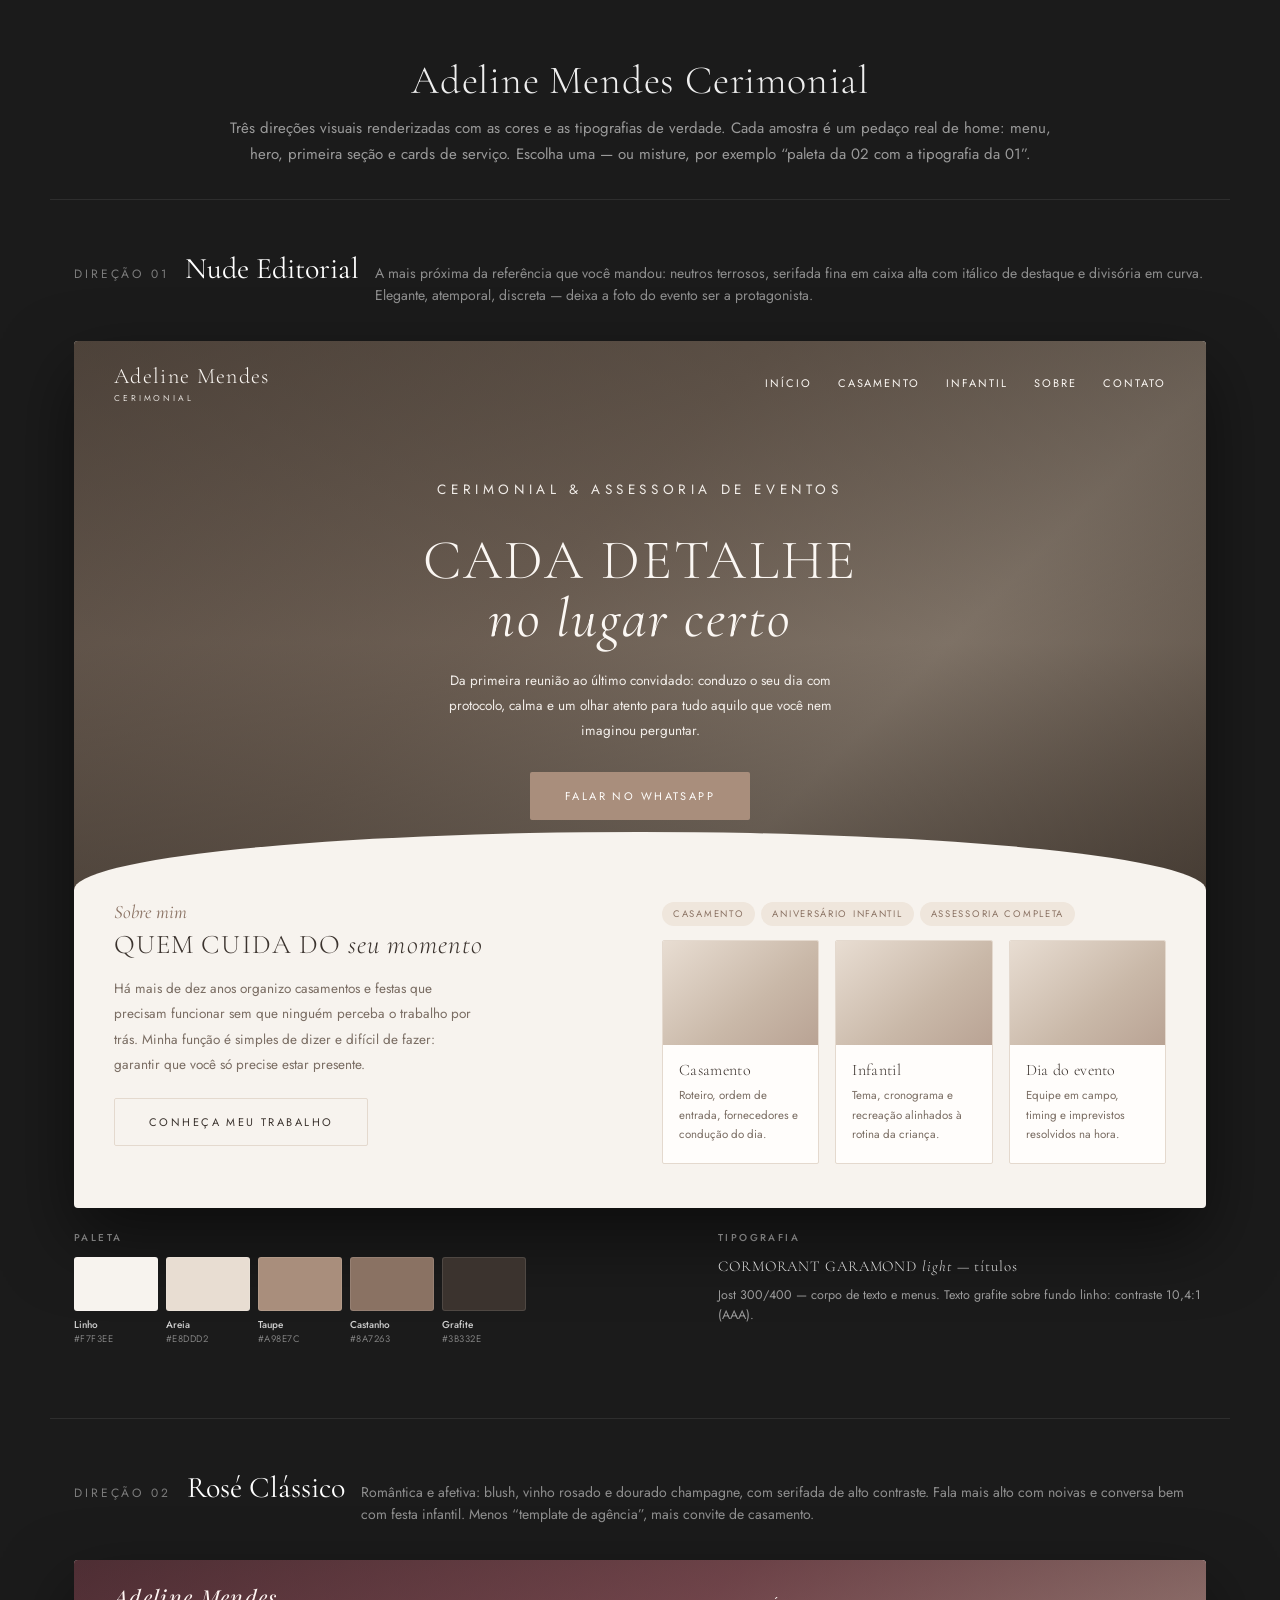
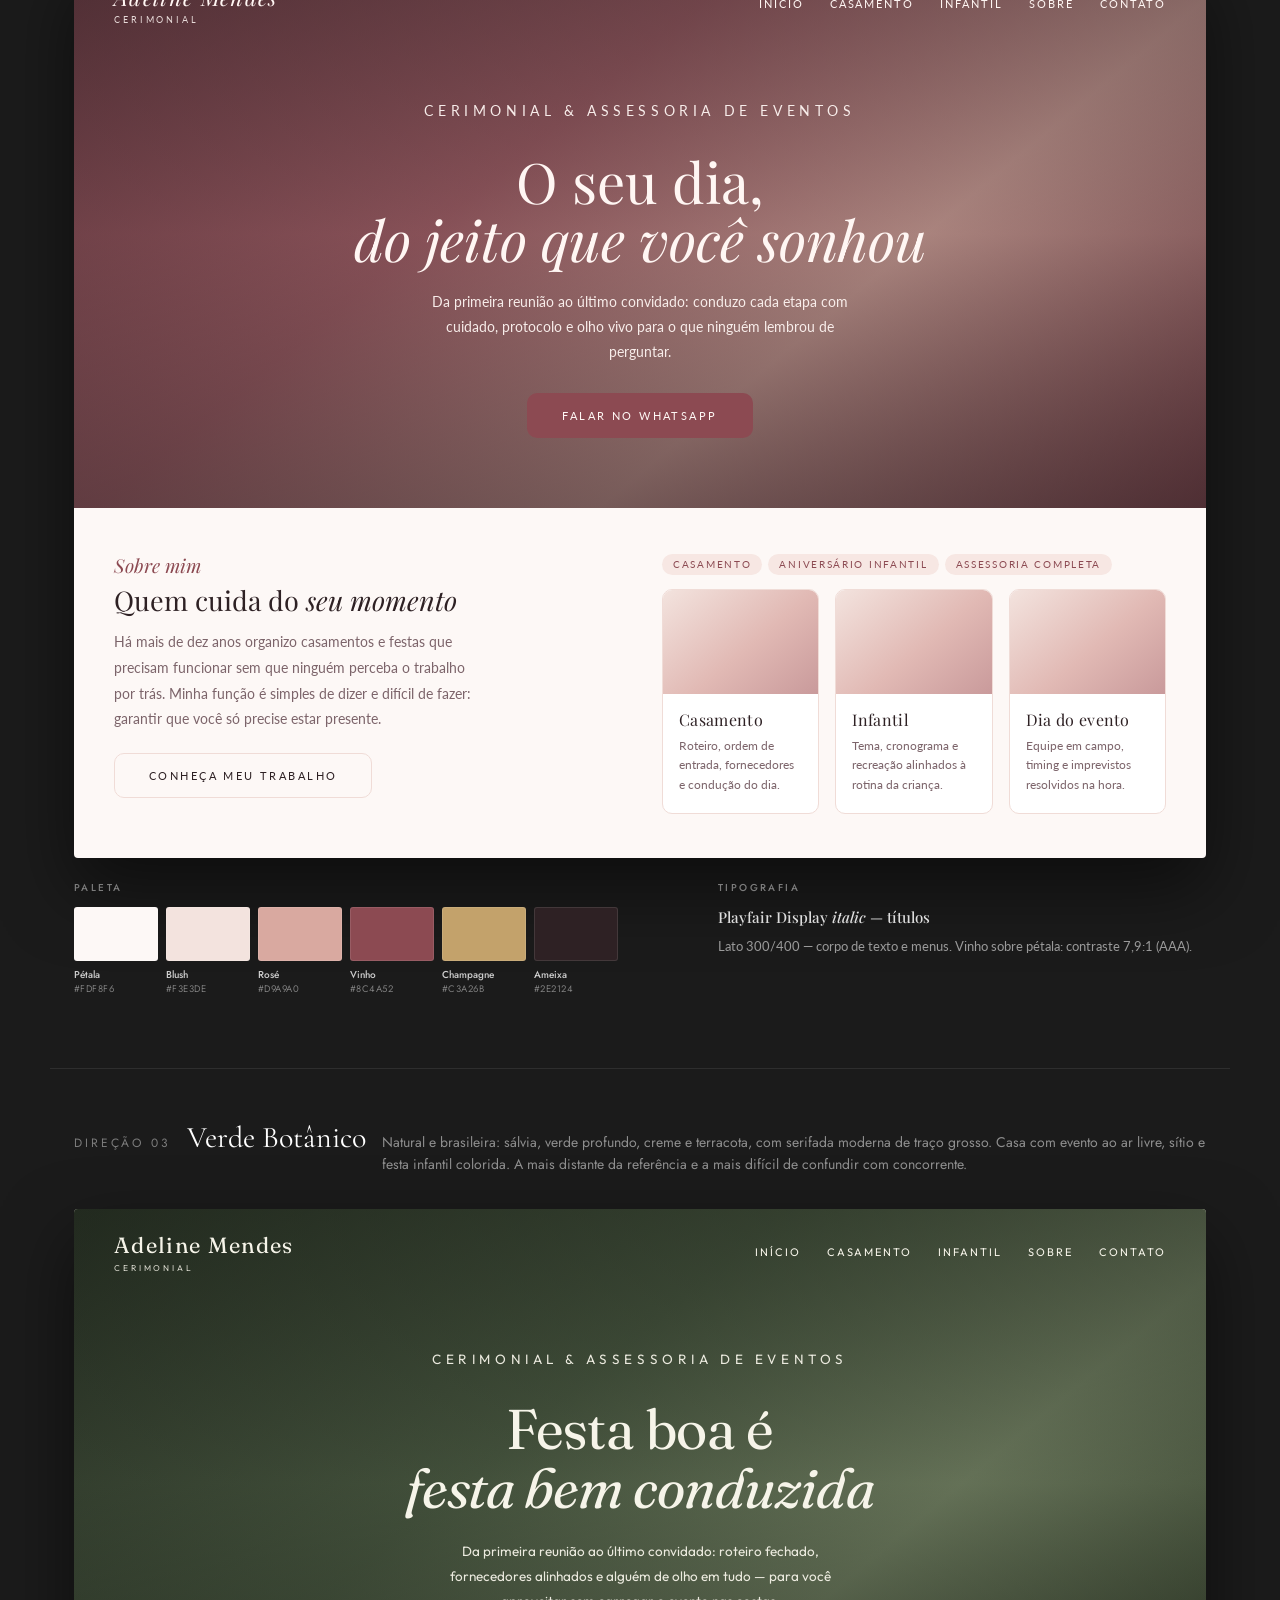
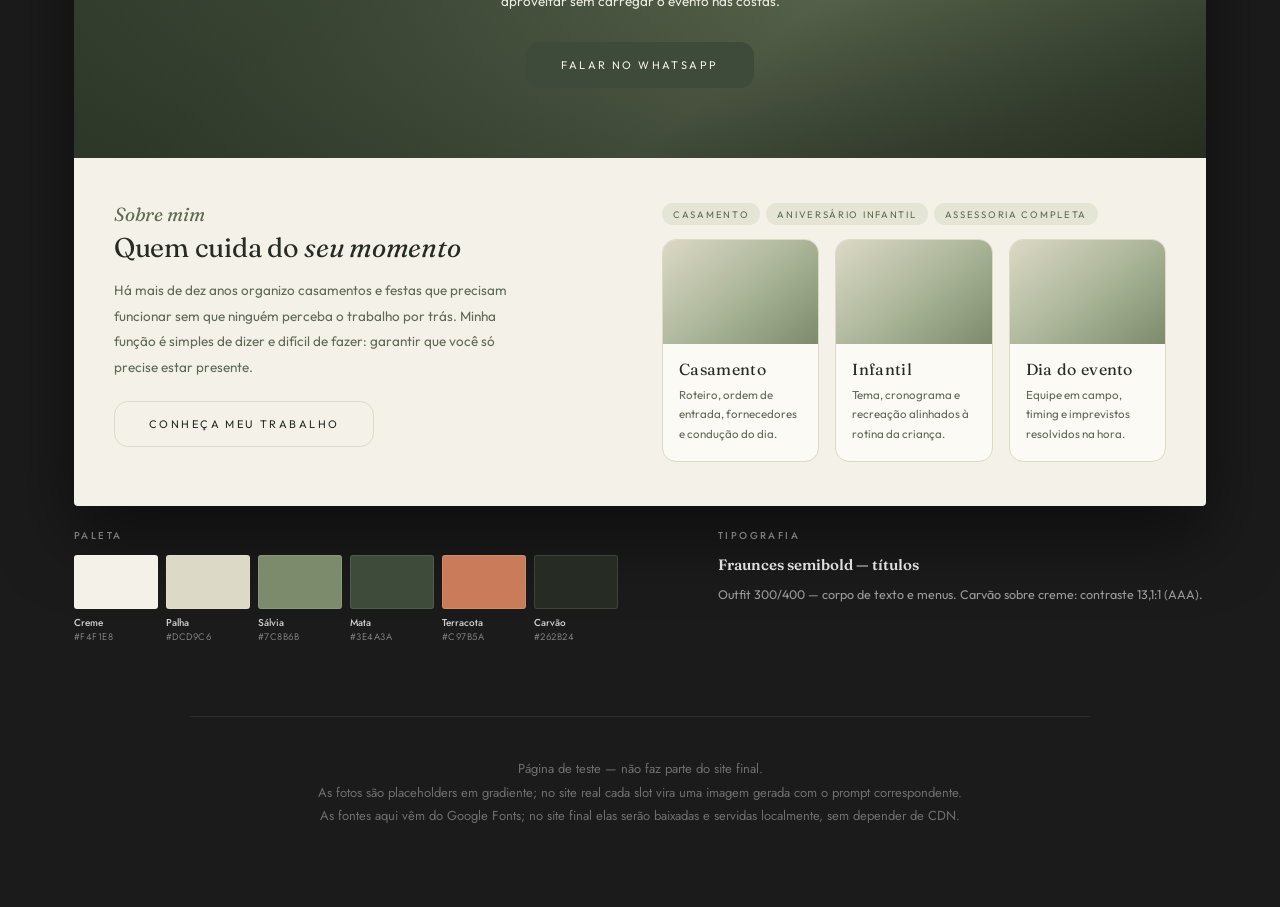
<file: referencias/direcoes-visuais.html>
<!DOCTYPE html>
<html lang="pt-BR">
<head>
<meta charset="utf-8">
<meta name="viewport" content="width=device-width, initial-scale=1">
<title>Adeline Mendes Cerimonial — 3 direções visuais</title>
<link rel="preconnect" href="https://fonts.googleapis.com">
<link rel="preconnect" href="https://fonts.gstatic.com" crossorigin>
<link href="https://fonts.googleapis.com/css2?family=Cormorant+Garamond:ital,wght@0,300;0,400;0,600;1,300;1,400&family=Jost:wght@300;400;500&family=Playfair+Display:ital,wght@0,400;0,500;0,700;1,400&family=Lato:wght@300;400;700&family=Fraunces:ital,opsz,wght@0,9..144,300;0,9..144,400;0,9..144,600;1,9..144,400&family=Outfit:wght@300;400;500&display=swap" rel="stylesheet">
<style>
*,*::before,*::after{box-sizing:border-box}
body{margin:0;background:#1b1b1b;color:#eee;font-family:Jost,system-ui,sans-serif}
.page-head{max-width:900px;margin:0 auto;padding:56px 24px 32px;text-align:center}
.page-head h1{font-family:'Cormorant Garamond',serif;font-weight:300;font-size:40px;letter-spacing:.02em;margin:0 0 12px}
.page-head p{color:#9a9a9a;font-size:15px;line-height:1.7;margin:0}
.dir{padding:0 0 72px}
.dir-label{max-width:1180px;margin:0 auto;padding:48px 24px 20px;display:flex;align-items:baseline;gap:16px;flex-wrap:wrap;border-top:1px solid #2e2e2e}
.dir-label .tagnum{font-family:Jost;font-size:12px;letter-spacing:.24em;text-transform:uppercase;color:#7c7c7c}
.dir-label h2{font-family:'Cormorant Garamond',serif;font-weight:400;font-size:30px;margin:0;color:#fff}
.dir-label .desc{color:#8e8e8e;font-size:14px;line-height:1.6;flex:1 1 320px}
.frame{max-width:1180px;margin:0 auto;padding:0 24px}
.sample{border-radius:4px;overflow:hidden;box-shadow:0 30px 70px rgba(0,0,0,.5)}

/* ---------- ESTRUTURA COMUM DA AMOSTRA ---------- */
.s{background:var(--bg);color:var(--ink);font-family:var(--sans)}
.s .nav{display:flex;align-items:center;justify-content:space-between;padding:22px 40px;position:relative;z-index:3}
.s .logo{font-family:var(--display);font-size:22px;letter-spacing:.06em;color:var(--onhero);font-weight:var(--dispw)}
.s .logo small{display:block;font-family:var(--sans);font-size:8.5px;letter-spacing:.34em;text-transform:uppercase;opacity:.85;margin-top:3px;font-weight:400}
.s .nav ul{display:flex;gap:26px;list-style:none;margin:0;padding:0;font-size:11px;letter-spacing:.18em;text-transform:uppercase;color:var(--onhero)}
.s .hero{position:relative;min-height:400px;display:flex;flex-direction:column;isolation:isolate}
.s .hero::before{content:"";position:absolute;inset:0;background:var(--heroimg);z-index:0}
.s .hero::after{content:"";position:absolute;inset:0;background:var(--heroveil);z-index:1}
.s .hero > *{position:relative;z-index:2}
.s .hero-body{flex:1;display:flex;flex-direction:column;align-items:center;justify-content:center;text-align:center;padding:30px 40px 70px;color:var(--onhero)}
.s .eyebrow{font-size:10px;letter-spacing:.34em;text-transform:uppercase;margin:0 0 18px;opacity:.9}
.s .hero h3{font-family:var(--display);font-weight:var(--dispw);font-size:clamp(34px,4.4vw,56px);line-height:1.04;letter-spacing:var(--displs);margin:0;text-transform:var(--disptt)}
.s .hero h3 em{font-style:italic;text-transform:none;display:block;font-weight:400}
.s .hero p{max-width:440px;font-size:13.5px;line-height:1.85;margin:22px 0 28px;opacity:.94}
.btn{display:inline-block;font-family:var(--sans);font-size:11px;letter-spacing:.22em;text-transform:uppercase;padding:15px 34px;border:1px solid transparent;cursor:pointer;text-decoration:none;border-radius:var(--radius)}
.btn-1{background:var(--accent);color:var(--onaccent)}
.btn-2{background:transparent;color:var(--ink);border-color:var(--line)}
.curve{height:58px;margin-top:-58px;position:relative;z-index:2;background:var(--bg);border-radius:50% 50% 0 0/58px 58px 0 0}
.s .body{padding:10px 40px 44px}
.grid{display:grid;grid-template-columns:1fr 1fr;gap:44px;align-items:start}
.sec-eyebrow{font-family:var(--display);font-style:italic;font-size:19px;color:var(--accent-dk);margin:0 0 6px}
.sec-title{font-family:var(--display);font-weight:var(--dispw);font-size:27px;line-height:1.2;letter-spacing:var(--displs);text-transform:var(--disptt);margin:0 0 14px}
.sec-title em{font-style:italic;text-transform:none}
.copy{font-size:13.5px;line-height:1.9;color:var(--muted);margin:0 0 20px;max-width:46ch}
.cards{display:grid;grid-template-columns:repeat(3,1fr);gap:16px;margin-top:8px}
.card{background:var(--surface);border:1px solid var(--line);border-radius:var(--radius);overflow:hidden}
.card .ph{height:104px;background:var(--cardimg)}
.card .in{padding:15px 16px 18px}
.card h4{font-family:var(--display);font-weight:var(--dispw);font-size:16px;margin:0 0 6px;letter-spacing:.02em}
.card p{font-size:11.5px;line-height:1.7;color:var(--muted);margin:0}
.pill{display:inline-block;font-size:9.5px;letter-spacing:.18em;text-transform:uppercase;padding:5px 11px;border-radius:99px;background:var(--pill);color:var(--accent-dk);margin:0 6px 6px 0}

/* ---------- FICHA TECNICA ---------- */
.spec{max-width:1180px;margin:0 auto;padding:22px 24px 0;display:grid;grid-template-columns:1.25fr 1fr;gap:34px}
.spec h5{font-size:10px;letter-spacing:.24em;text-transform:uppercase;color:#7c7c7c;margin:0 0 12px;font-weight:500}
.swatches{display:flex;flex-wrap:wrap;gap:8px}
.sw{width:84px}
.sw i{display:block;height:54px;border-radius:3px;border:1px solid rgba(255,255,255,.1)}
.sw b{display:block;font-size:10px;margin-top:6px;color:#cfcfcf;font-weight:500}
.sw span{display:block;font-size:9.5px;color:#7f7f7f;letter-spacing:.05em}
.typespec p{margin:0 0 10px;color:#ddd}
.typespec .t1{font-size:15px}
.typespec .t2{font-size:12.5px;color:#9a9a9a;line-height:1.6}
footer{max-width:900px;margin:0 auto;padding:40px 24px 80px;text-align:center;color:#6f6f6f;font-size:13px;line-height:1.8;border-top:1px solid #2e2e2e}
@media(max-width:860px){.grid,.spec{grid-template-columns:1fr}.cards{grid-template-columns:1fr}}
</style>
</head>
<body>

<div class="page-head">
  <h1>Adeline Mendes Cerimonial</h1>
  <p>Três direções visuais renderizadas com as cores e as tipografias de verdade. Cada amostra é um pedaço real de home: menu, hero, primeira seção e cards de serviço. Escolha uma — ou misture, por exemplo “paleta da 02 com a tipografia da 01”.</p>
</div>

<!-- ============ DIRECAO A ============ -->
<section class="dir">
  <div class="dir-label">
    <span class="tagnum">Direção 01</span>
    <h2>Nude Editorial</h2>
    <p class="desc">A mais próxima da referência que você mandou: neutros terrosos, serifada fina em caixa alta com itálico de destaque e divisória em curva. Elegante, atemporal, discreta — deixa a foto do evento ser a protagonista.</p>
  </div>
  <div class="frame"><div class="sample">
    <div class="s" style="
      --bg:#F7F3EE; --surface:#FFFDFB; --ink:#3B332E; --muted:#7A6D63; --line:#E4D9CE;
      --accent:#A98E7C; --accent-dk:#8A7263; --onaccent:#FFFDFB; --pill:#EFE6DC; --onhero:#FBF7F3;
      --display:'Cormorant Garamond',serif; --sans:Jost,sans-serif; --dispw:300; --displs:.04em; --disptt:uppercase;
      --radius:2px;
      --heroimg:linear-gradient(135deg,#6F6055 0%,#8B7A6C 42%,#A8998A 70%,#6B5D51 100%);
      --heroveil:linear-gradient(180deg,rgba(45,38,32,.52),rgba(45,38,32,.34) 55%,rgba(45,38,32,.6));
      --cardimg:linear-gradient(140deg,#E8DDD2,#C9B8A8 60%,#B9A394);">
      <div class="hero">
        <div class="nav">
          <div class="logo">Adeline Mendes<small>Cerimonial</small></div>
          <ul><li>Início</li><li>Casamento</li><li>Infantil</li><li>Sobre</li><li>Contato</li></ul>
        </div>
        <div class="hero-body">
          <p class="eyebrow">Cerimonial &amp; Assessoria de Eventos</p>
          <h3>Cada detalhe<em>no lugar certo</em></h3>
          <p>Da primeira reunião ao último convidado: conduzo o seu dia com protocolo, calma e um olhar atento para tudo aquilo que você nem imaginou perguntar.</p>
          <a class="btn btn-1" href="#">Falar no WhatsApp</a>
        </div>
      </div>
      <div class="curve"></div>
      <div class="body">
        <div class="grid">
          <div>
            <p class="sec-eyebrow">Sobre mim</p>
            <h2 class="sec-title">Quem cuida do <em>seu momento</em></h2>
            <p class="copy">Há mais de dez anos organizo casamentos e festas que precisam funcionar sem que ninguém perceba o trabalho por trás. Minha função é simples de dizer e difícil de fazer: garantir que você só precise estar presente.</p>
            <a class="btn btn-2" href="#">Conheça meu trabalho</a>
          </div>
          <div>
            <span class="pill">Casamento</span><span class="pill">Aniversário infantil</span><span class="pill">Assessoria completa</span>
            <div class="cards">
              <div class="card"><div class="ph"></div><div class="in"><h4>Casamento</h4><p>Roteiro, ordem de entrada, fornecedores e condução do dia.</p></div></div>
              <div class="card"><div class="ph"></div><div class="in"><h4>Infantil</h4><p>Tema, cronograma e recreação alinhados à rotina da criança.</p></div></div>
              <div class="card"><div class="ph"></div><div class="in"><h4>Dia do evento</h4><p>Equipe em campo, timing e imprevistos resolvidos na hora.</p></div></div>
            </div>
          </div>
        </div>
      </div>
    </div>
  </div></div>
  <div class="spec">
    <div>
      <h5>Paleta</h5>
      <div class="swatches">
        <div class="sw"><i style="background:#F7F3EE"></i><b>Linho</b><span>#F7F3EE</span></div>
        <div class="sw"><i style="background:#E8DDD2"></i><b>Areia</b><span>#E8DDD2</span></div>
        <div class="sw"><i style="background:#A98E7C"></i><b>Taupe</b><span>#A98E7C</span></div>
        <div class="sw"><i style="background:#8A7263"></i><b>Castanho</b><span>#8A7263</span></div>
        <div class="sw"><i style="background:#3B332E"></i><b>Grafite</b><span>#3B332E</span></div>
      </div>
    </div>
    <div class="typespec">
      <h5>Tipografia</h5>
      <p class="t1" style="font-family:'Cormorant Garamond',serif;font-weight:300;letter-spacing:.06em">CORMORANT GARAMOND <em>light</em> — títulos</p>
      <p class="t2" style="font-family:Jost,sans-serif">Jost 300/400 — corpo de texto e menus. Texto grafite sobre fundo linho: contraste 10,4:1 (AAA).</p>
    </div>
  </div>
</section>

<!-- ============ DIRECAO B ============ -->
<section class="dir">
  <div class="dir-label">
    <span class="tagnum">Direção 02</span>
    <h2>Rosé Clássico</h2>
    <p class="desc">Romântica e afetiva: blush, vinho rosado e dourado champagne, com serifada de alto contraste. Fala mais alto com noivas e conversa bem com festa infantil. Menos “template de agência”, mais convite de casamento.</p>
  </div>
  <div class="frame"><div class="sample">
    <div class="s" style="
      --bg:#FDF8F6; --surface:#FFFFFF; --ink:#2E2124; --muted:#7C646A; --line:#F0DCD7;
      --accent:#8C4A52; --accent-dk:#8C4A52; --onaccent:#FFF8F5; --pill:#F7E7E3; --onhero:#FFF6F3;
      --display:'Playfair Display',serif; --sans:Lato,sans-serif; --dispw:400; --displs:0em; --disptt:none;
      --radius:10px;
      --heroimg:linear-gradient(140deg,#6E3B44 0%,#A9636B 38%,#D9A9A0 66%,#7B4149 100%);
      --heroveil:linear-gradient(180deg,rgba(46,33,36,.5),rgba(46,33,36,.28) 50%,rgba(46,33,36,.58));
      --cardimg:linear-gradient(140deg,#F3E3DE,#E1B9B4 55%,#C99A9B);">
      <div class="hero">
        <div class="nav">
          <div class="logo" style="font-style:italic">Adeline Mendes<small style="font-style:normal">Cerimonial</small></div>
          <ul><li>Início</li><li>Casamento</li><li>Infantil</li><li>Sobre</li><li>Contato</li></ul>
        </div>
        <div class="hero-body">
          <p class="eyebrow">Cerimonial &amp; Assessoria de Eventos</p>
          <h3>O seu dia,<em>do jeito que você sonhou</em></h3>
          <p>Da primeira reunião ao último convidado: conduzo cada etapa com cuidado, protocolo e olho vivo para o que ninguém lembrou de perguntar.</p>
          <a class="btn btn-1" href="#">Falar no WhatsApp</a>
        </div>
      </div>
      <div class="body" style="padding-top:44px">
        <div class="grid">
          <div>
            <p class="sec-eyebrow">Sobre mim</p>
            <h2 class="sec-title">Quem cuida do <em>seu momento</em></h2>
            <p class="copy">Há mais de dez anos organizo casamentos e festas que precisam funcionar sem que ninguém perceba o trabalho por trás. Minha função é simples de dizer e difícil de fazer: garantir que você só precise estar presente.</p>
            <a class="btn btn-2" href="#">Conheça meu trabalho</a>
          </div>
          <div>
            <span class="pill">Casamento</span><span class="pill">Aniversário infantil</span><span class="pill">Assessoria completa</span>
            <div class="cards">
              <div class="card"><div class="ph"></div><div class="in"><h4>Casamento</h4><p>Roteiro, ordem de entrada, fornecedores e condução do dia.</p></div></div>
              <div class="card"><div class="ph"></div><div class="in"><h4>Infantil</h4><p>Tema, cronograma e recreação alinhados à rotina da criança.</p></div></div>
              <div class="card"><div class="ph"></div><div class="in"><h4>Dia do evento</h4><p>Equipe em campo, timing e imprevistos resolvidos na hora.</p></div></div>
            </div>
          </div>
        </div>
      </div>
    </div>
  </div></div>
  <div class="spec">
    <div>
      <h5>Paleta</h5>
      <div class="swatches">
        <div class="sw"><i style="background:#FDF8F6"></i><b>Pétala</b><span>#FDF8F6</span></div>
        <div class="sw"><i style="background:#F3E3DE"></i><b>Blush</b><span>#F3E3DE</span></div>
        <div class="sw"><i style="background:#D9A9A0"></i><b>Rosé</b><span>#D9A9A0</span></div>
        <div class="sw"><i style="background:#8C4A52"></i><b>Vinho</b><span>#8C4A52</span></div>
        <div class="sw"><i style="background:#C3A26B"></i><b>Champagne</b><span>#C3A26B</span></div>
        <div class="sw"><i style="background:#2E2124"></i><b>Ameixa</b><span>#2E2124</span></div>
      </div>
    </div>
    <div class="typespec">
      <h5>Tipografia</h5>
      <p class="t1" style="font-family:'Playfair Display',serif;font-weight:500">Playfair Display <em>italic</em> — títulos</p>
      <p class="t2" style="font-family:Lato,sans-serif">Lato 300/400 — corpo de texto e menus. Vinho sobre pétala: contraste 7,9:1 (AAA).</p>
    </div>
  </div>
</section>

<!-- ============ DIRECAO C ============ -->
<section class="dir">
  <div class="dir-label">
    <span class="tagnum">Direção 03</span>
    <h2>Verde Botânico</h2>
    <p class="desc">Natural e brasileira: sálvia, verde profundo, creme e terracota, com serifada moderna de traço grosso. Casa com evento ao ar livre, sítio e festa infantil colorida. A mais distante da referência e a mais difícil de confundir com concorrente.</p>
  </div>
  <div class="frame"><div class="sample">
    <div class="s" style="
      --bg:#F4F1E8; --surface:#FBFAF4; --ink:#262B24; --muted:#5F6A58; --line:#DCD9C6;
      --accent:#3E4A3A; --accent-dk:#5C6B52; --onaccent:#F4F1E8; --pill:#E4E5D4; --onhero:#F6F4E9;
      --display:Fraunces,serif; --sans:Outfit,sans-serif; --dispw:400; --displs:-.01em; --disptt:none;
      --radius:14px;
      --heroimg:linear-gradient(140deg,#2C3628 0%,#4F5F46 40%,#7C8B6B 68%,#39452F 100%);
      --heroveil:linear-gradient(180deg,rgba(24,30,22,.5),rgba(24,30,22,.24) 50%,rgba(24,30,22,.6));
      --cardimg:linear-gradient(140deg,#DCD9C6,#A8B396 55%,#7C8B6B);">
      <div class="hero">
        <div class="nav">
          <div class="logo">Adeline Mendes<small>Cerimonial</small></div>
          <ul><li>Início</li><li>Casamento</li><li>Infantil</li><li>Sobre</li><li>Contato</li></ul>
        </div>
        <div class="hero-body">
          <p class="eyebrow">Cerimonial &amp; Assessoria de Eventos</p>
          <h3>Festa boa é<em>festa bem conduzida</em></h3>
          <p>Da primeira reunião ao último convidado: roteiro fechado, fornecedores alinhados e alguém de olho em tudo — para você aproveitar sem carregar o evento nas costas.</p>
          <a class="btn btn-1" href="#">Falar no WhatsApp</a>
        </div>
      </div>
      <div class="body" style="padding-top:44px">
        <div class="grid">
          <div>
            <p class="sec-eyebrow">Sobre mim</p>
            <h2 class="sec-title">Quem cuida do <em>seu momento</em></h2>
            <p class="copy">Há mais de dez anos organizo casamentos e festas que precisam funcionar sem que ninguém perceba o trabalho por trás. Minha função é simples de dizer e difícil de fazer: garantir que você só precise estar presente.</p>
            <a class="btn btn-2" href="#">Conheça meu trabalho</a>
          </div>
          <div>
            <span class="pill">Casamento</span><span class="pill">Aniversário infantil</span><span class="pill">Assessoria completa</span>
            <div class="cards">
              <div class="card"><div class="ph"></div><div class="in"><h4>Casamento</h4><p>Roteiro, ordem de entrada, fornecedores e condução do dia.</p></div></div>
              <div class="card"><div class="ph"></div><div class="in"><h4>Infantil</h4><p>Tema, cronograma e recreação alinhados à rotina da criança.</p></div></div>
              <div class="card"><div class="ph"></div><div class="in"><h4>Dia do evento</h4><p>Equipe em campo, timing e imprevistos resolvidos na hora.</p></div></div>
            </div>
          </div>
        </div>
      </div>
    </div>
  </div></div>
  <div class="spec">
    <div>
      <h5>Paleta</h5>
      <div class="swatches">
        <div class="sw"><i style="background:#F4F1E8"></i><b>Creme</b><span>#F4F1E8</span></div>
        <div class="sw"><i style="background:#DCD9C6"></i><b>Palha</b><span>#DCD9C6</span></div>
        <div class="sw"><i style="background:#7C8B6B"></i><b>Sálvia</b><span>#7C8B6B</span></div>
        <div class="sw"><i style="background:#3E4A3A"></i><b>Mata</b><span>#3E4A3A</span></div>
        <div class="sw"><i style="background:#C97B5A"></i><b>Terracota</b><span>#C97B5A</span></div>
        <div class="sw"><i style="background:#262B24"></i><b>Carvão</b><span>#262B24</span></div>
      </div>
    </div>
    <div class="typespec">
      <h5>Tipografia</h5>
      <p class="t1" style="font-family:Fraunces,serif;font-weight:600">Fraunces semibold — títulos</p>
      <p class="t2" style="font-family:Outfit,sans-serif">Outfit 300/400 — corpo de texto e menus. Carvão sobre creme: contraste 13,1:1 (AAA).</p>
    </div>
  </div>
</section>

<footer>
  Página de teste — não faz parte do site final.<br>
  As fotos são placeholders em gradiente; no site real cada slot vira uma imagem gerada com o prompt correspondente.<br>
  As fontes aqui vêm do Google Fonts; no site final elas serão baixadas e servidas localmente, sem depender de CDN.
</footer>

</body>
</html>
</file>
<file: assets/css/fontes.css>
/* Fontes servidas localmente - sem CDN, sem rastreamento externo */
@font-face{font-family:'Cormorant Garamond';font-style:italic;font-weight:300;font-display:swap;src:url('../fonts/cormorant-garamond-300-italic-latin-ext.woff2') format('woff2');unicode-range:U+0100-02BA, U+02BD-02C5, U+02C7-02CC, U+02CE-02D7, U+02DD-02FF, U+0304, U+0308, U+0329, U+1D00-1DBF, U+1E00-1E9F, U+1EF2-1EFF, U+2020, U+20A0-20AB, U+20AD-20C0, U+2113, U+2C60-2C7F, U+A720-A7FF;}
@font-face{font-family:'Cormorant Garamond';font-style:italic;font-weight:300;font-display:swap;src:url('../fonts/cormorant-garamond-300-italic-latin.woff2') format('woff2');unicode-range:U+0000-00FF, U+0131, U+0152-0153, U+02BB-02BC, U+02C6, U+02DA, U+02DC, U+0304, U+0308, U+0329, U+2000-206F, U+20AC, U+2122, U+2191, U+2193, U+2212, U+2215, U+FEFF, U+FFFD;}
@font-face{font-family:'Cormorant Garamond';font-style:italic;font-weight:400;font-display:swap;src:url('../fonts/cormorant-garamond-400-italic-latin-ext.woff2') format('woff2');unicode-range:U+0100-02BA, U+02BD-02C5, U+02C7-02CC, U+02CE-02D7, U+02DD-02FF, U+0304, U+0308, U+0329, U+1D00-1DBF, U+1E00-1E9F, U+1EF2-1EFF, U+2020, U+20A0-20AB, U+20AD-20C0, U+2113, U+2C60-2C7F, U+A720-A7FF;}
@font-face{font-family:'Cormorant Garamond';font-style:italic;font-weight:400;font-display:swap;src:url('../fonts/cormorant-garamond-400-italic-latin.woff2') format('woff2');unicode-range:U+0000-00FF, U+0131, U+0152-0153, U+02BB-02BC, U+02C6, U+02DA, U+02DC, U+0304, U+0308, U+0329, U+2000-206F, U+20AC, U+2122, U+2191, U+2193, U+2212, U+2215, U+FEFF, U+FFFD;}
@font-face{font-family:'Cormorant Garamond';font-style:normal;font-weight:300;font-display:swap;src:url('../fonts/cormorant-garamond-300-latin-ext.woff2') format('woff2');unicode-range:U+0100-02BA, U+02BD-02C5, U+02C7-02CC, U+02CE-02D7, U+02DD-02FF, U+0304, U+0308, U+0329, U+1D00-1DBF, U+1E00-1E9F, U+1EF2-1EFF, U+2020, U+20A0-20AB, U+20AD-20C0, U+2113, U+2C60-2C7F, U+A720-A7FF;}
@font-face{font-family:'Cormorant Garamond';font-style:normal;font-weight:300;font-display:swap;src:url('../fonts/cormorant-garamond-300-latin.woff2') format('woff2');unicode-range:U+0000-00FF, U+0131, U+0152-0153, U+02BB-02BC, U+02C6, U+02DA, U+02DC, U+0304, U+0308, U+0329, U+2000-206F, U+20AC, U+2122, U+2191, U+2193, U+2212, U+2215, U+FEFF, U+FFFD;}
@font-face{font-family:'Cormorant Garamond';font-style:normal;font-weight:400;font-display:swap;src:url('../fonts/cormorant-garamond-400-latin-ext.woff2') format('woff2');unicode-range:U+0100-02BA, U+02BD-02C5, U+02C7-02CC, U+02CE-02D7, U+02DD-02FF, U+0304, U+0308, U+0329, U+1D00-1DBF, U+1E00-1E9F, U+1EF2-1EFF, U+2020, U+20A0-20AB, U+20AD-20C0, U+2113, U+2C60-2C7F, U+A720-A7FF;}
@font-face{font-family:'Cormorant Garamond';font-style:normal;font-weight:400;font-display:swap;src:url('../fonts/cormorant-garamond-400-latin.woff2') format('woff2');unicode-range:U+0000-00FF, U+0131, U+0152-0153, U+02BB-02BC, U+02C6, U+02DA, U+02DC, U+0304, U+0308, U+0329, U+2000-206F, U+20AC, U+2122, U+2191, U+2193, U+2212, U+2215, U+FEFF, U+FFFD;}
@font-face{font-family:'Cormorant Garamond';font-style:normal;font-weight:600;font-display:swap;src:url('../fonts/cormorant-garamond-600-latin-ext.woff2') format('woff2');unicode-range:U+0100-02BA, U+02BD-02C5, U+02C7-02CC, U+02CE-02D7, U+02DD-02FF, U+0304, U+0308, U+0329, U+1D00-1DBF, U+1E00-1E9F, U+1EF2-1EFF, U+2020, U+20A0-20AB, U+20AD-20C0, U+2113, U+2C60-2C7F, U+A720-A7FF;}
@font-face{font-family:'Cormorant Garamond';font-style:normal;font-weight:600;font-display:swap;src:url('../fonts/cormorant-garamond-600-latin.woff2') format('woff2');unicode-range:U+0000-00FF, U+0131, U+0152-0153, U+02BB-02BC, U+02C6, U+02DA, U+02DC, U+0304, U+0308, U+0329, U+2000-206F, U+20AC, U+2122, U+2191, U+2193, U+2212, U+2215, U+FEFF, U+FFFD;}
@font-face{font-family:'Jost';font-style:normal;font-weight:300;font-display:swap;src:url('../fonts/jost-300-latin-ext.woff2') format('woff2');unicode-range:U+0100-02BA, U+02BD-02C5, U+02C7-02CC, U+02CE-02D7, U+02DD-02FF, U+0304, U+0308, U+0329, U+1D00-1DBF, U+1E00-1E9F, U+1EF2-1EFF, U+2020, U+20A0-20AB, U+20AD-20C0, U+2113, U+2C60-2C7F, U+A720-A7FF;}
@font-face{font-family:'Jost';font-style:normal;font-weight:300;font-display:swap;src:url('../fonts/jost-300-latin.woff2') format('woff2');unicode-range:U+0000-00FF, U+0131, U+0152-0153, U+02BB-02BC, U+02C6, U+02DA, U+02DC, U+0304, U+0308, U+0329, U+2000-206F, U+20AC, U+2122, U+2191, U+2193, U+2212, U+2215, U+FEFF, U+FFFD;}
@font-face{font-family:'Jost';font-style:normal;font-weight:400;font-display:swap;src:url('../fonts/jost-400-latin-ext.woff2') format('woff2');unicode-range:U+0100-02BA, U+02BD-02C5, U+02C7-02CC, U+02CE-02D7, U+02DD-02FF, U+0304, U+0308, U+0329, U+1D00-1DBF, U+1E00-1E9F, U+1EF2-1EFF, U+2020, U+20A0-20AB, U+20AD-20C0, U+2113, U+2C60-2C7F, U+A720-A7FF;}
@font-face{font-family:'Jost';font-style:normal;font-weight:400;font-display:swap;src:url('../fonts/jost-400-latin.woff2') format('woff2');unicode-range:U+0000-00FF, U+0131, U+0152-0153, U+02BB-02BC, U+02C6, U+02DA, U+02DC, U+0304, U+0308, U+0329, U+2000-206F, U+20AC, U+2122, U+2191, U+2193, U+2212, U+2215, U+FEFF, U+FFFD;}
@font-face{font-family:'Jost';font-style:normal;font-weight:500;font-display:swap;src:url('../fonts/jost-500-latin-ext.woff2') format('woff2');unicode-range:U+0100-02BA, U+02BD-02C5, U+02C7-02CC, U+02CE-02D7, U+02DD-02FF, U+0304, U+0308, U+0329, U+1D00-1DBF, U+1E00-1E9F, U+1EF2-1EFF, U+2020, U+20A0-20AB, U+20AD-20C0, U+2113, U+2C60-2C7F, U+A720-A7FF;}
@font-face{font-family:'Jost';font-style:normal;font-weight:500;font-display:swap;src:url('../fonts/jost-500-latin.woff2') format('woff2');unicode-range:U+0000-00FF, U+0131, U+0152-0153, U+02BB-02BC, U+02C6, U+02DA, U+02DC, U+0304, U+0308, U+0329, U+2000-206F, U+20AC, U+2122, U+2191, U+2193, U+2212, U+2215, U+FEFF, U+FFFD;}
</file>
<file: assets/css/site.css>
/* =========================================================
   Adeline Mendes Cerimonial
   Direção visual: Nude Editorial + rosé antigo
   ========================================================= */

/* ---------- 1. Tokens ---------- */
:root {
  /* Cores */
  --linho:      #F7F3EE;   /* fundo principal */
  --nata:       #FFFDFB;   /* superfícies e cards */
  --areia:      #E8DDD2;   /* faixas alternadas */
  --areia-clara:#F0E8DF;
  --taupe:      #A98E7C;
  --castanho:   #8A7263;
  --champanhe:  #C9AD8C;   /* filetes e ornamentos */
  --grafite:    #3B332E;   /* texto principal   10.4:1 sobre linho */
  --muted:      #6E6157;   /* texto secundário   5.4:1 sobre linho */
  --linha:      #E4D9CE;   /* bordas */
  --rose:       #B0756E;   /* destaque em título grande e detalhes */
  --rose-forte: #95564F;   /* botões e texto de destaque  5.1:1 sobre linho */
  --escuro:     #2D2620;   /* véu sobre fotos */

  /* Tipografia */
  --f-titulo: 'Cormorant Garamond', Georgia, 'Times New Roman', serif;
  --f-texto:  'Jost', -apple-system, BlinkMacSystemFont, 'Segoe UI', sans-serif;

  /* Formas */
  --r:      16px;
  --r-sm:   10px;
  --r-pill: 999px;
  --arco:   50% 50% var(--r) var(--r) / 40% 40% var(--r) var(--r);

  /* Ritmo */
  --gap:      clamp(1.5rem, 3vw, 2.75rem);
  --secao:    clamp(4.5rem, 9vw, 8rem);
  --container: 1200px;
  --respiro: clamp(1.25rem, 4vw, 2.5rem);   /* respiro lateral do .container */

  --sombra:    0 2px 16px rgba(59, 51, 46, .06);
  --sombra-md: 0 12px 40px rgba(59, 51, 46, .12);
  --sombra-lg: 0 30px 70px -20px rgba(59, 51, 46, .28);

  /* Movimento */
  --ease:      cubic-bezier(.22, .61, .36, 1);
  --ease-suave: cubic-bezier(.16, 1, .3, 1);
}

/* ---------- 2. Reset ---------- */
*, *::before, *::after { box-sizing: border-box; }

html { scroll-behavior: smooth; }

body {
  margin: 0;
  background: var(--linho);
  color: var(--grafite);
  font-family: var(--f-texto);
  font-size: 1rem;
  font-weight: 300;
  line-height: 1.8;
  -webkit-font-smoothing: antialiased;
  overflow-x: clip;
}

/* textura de papel bem leve sobre o site inteiro */
body::before {
  content: ""; position: fixed; inset: 0; z-index: 300; pointer-events: none;
  opacity: .05;   /* sem mix-blend-mode: a camada cobre a tela toda e a mesclagem pesava na rolagem do celular */
  background-image: url("data:image/svg+xml,%3Csvg xmlns='http://www.w3.org/2000/svg' width='160' height='160'%3E%3Cfilter id='n'%3E%3CfeTurbulence type='fractalNoise' baseFrequency='.85' numOctaves='3' stitchTiles='stitch'/%3E%3CfeColorMatrix values='0 0 0 0 0.23 0 0 0 0 0.2 0 0 0 0 0.18 0 0 0 1 0'/%3E%3C/filter%3E%3Crect width='100%25' height='100%25' filter='url(%23n)'/%3E%3C/svg%3E");
}

img, svg, figure { display: block; max-width: 100%; }
[hidden] { display: none !important; }
figure { margin: 0; }
ul, ol { margin: 0; padding: 0; list-style: none; }
button { font: inherit; }

::selection { background: var(--rose); color: var(--nata); }

/* transição suave entre páginas (navegadores com suporte) */
@view-transition { navigation: auto; }
::view-transition-old(root) { animation: .32s var(--ease) both pagina-sai; }
::view-transition-new(root) { animation: .5s var(--ease) both pagina-entra; }
@keyframes pagina-sai   { to   { opacity: 0; transform: translateY(-8px); } }
@keyframes pagina-entra { from { opacity: 0; transform: translateY(10px); } }

/* ---------- 3. Tipografia ---------- */
h1, h2, h3, h4 {
  font-family: var(--f-titulo);
  font-weight: 300;
  line-height: 1.1;
  margin: 0;
  letter-spacing: .03em;
}

.t-hero    { font-size: clamp(2.7rem, 6.2vw, 4.9rem); text-transform: uppercase; line-height: 1.02; }
.t-secao   { font-size: clamp(1.95rem, 3.8vw, 3.1rem); text-transform: uppercase; }
.t-card    { font-size: clamp(1.3rem, 2vw, 1.6rem); letter-spacing: .02em; }

/* segunda linha em itálico, minúscula — a assinatura da direção 01 */
.t-hero em, .t-secao em, .t-card em {
  display: block;
  font-style: italic;
  text-transform: none;
  font-weight: 400;
  letter-spacing: .01em;
}
.t-hero em { color: var(--rose-forte); margin-top: .12em; }
.t-secao em.inline, .t-hero em.inline { display: inline; }
.destaque { color: var(--rose); font-style: italic; }

.sobrancelha {
  display: flex; align-items: center; gap: .9rem;
  font-family: var(--f-texto);
  font-size: .72rem;
  font-weight: 400;
  letter-spacing: .32em;
  text-transform: uppercase;
  color: var(--castanho);
  margin: 0 0 1.3rem;
}
.sobrancelha::before { content: ""; width: 2.4rem; height: 1px; background: var(--champanhe); flex: none; }
.centro .sobrancelha, .sobrancelha.centro { justify-content: center; }
.centro .sobrancelha::after, .sobrancelha.centro::after { content: ""; width: 2.4rem; height: 1px; background: var(--champanhe); flex: none; }

.sobrancelha-serif {
  font-family: var(--f-titulo);
  font-style: italic;
  font-size: 1.3rem;
  letter-spacing: .01em;
  text-transform: none;
  color: var(--rose-forte);
  margin: 0 0 .45rem;
}
.centro .sobrancelha-serif { display: flex; align-items: center; justify-content: center; gap: 1rem; }
.centro .sobrancelha-serif::before,
.centro .sobrancelha-serif::after { content: ""; width: 2rem; height: 1px; background: var(--champanhe); }

p { margin: 0 0 1.1rem; }
.texto { color: var(--muted); max-width: 58ch; }
.texto-lead { font-size: 1.1rem; color: var(--muted); max-width: 50ch; }
.centro .texto, .centro .texto-lead { margin-inline: auto; }
a { color: var(--rose-forte); }

/* ornamento sob os títulos centralizados */
.ornamento {
  display: block; width: 8.5rem; height: 14px; margin: 1.6rem auto 0; color: var(--champanhe);
}
.ornamento svg { width: 100%; height: 100%; }

/* ---------- 4. Estrutura ---------- */
.container { width: 100%; max-width: var(--container); margin-inline: auto; padding-inline: var(--respiro); }
.secao { padding-block: var(--secao); position: relative; }
.secao--areia { background: var(--areia); }
.secao--nata  { background: var(--nata); }
.secao--escura { background: var(--grafite); color: var(--linho); }

.grid-2 { display: grid; grid-template-columns: repeat(auto-fit, minmax(320px, 1fr)); gap: clamp(2rem, 5vw, 5rem); align-items: center; }
.grid-3 { display: grid; grid-template-columns: repeat(auto-fit, minmax(260px, 1fr)); gap: var(--gap); }
.grid-4 { display: grid; grid-template-columns: repeat(auto-fit, minmax(210px, 1fr)); gap: clamp(1rem, 2vw, 1.75rem); }
@media (max-width: 380px) { .grid-2 { grid-template-columns: 1fr; } }

.cabeca-secao { max-width: 46rem; margin-bottom: clamp(2.6rem, 5vw, 4rem); }
.cabeca-secao.centro { margin-inline: auto; text-align: center; }
.cabeca-secao .t-secao + .texto, .cabeca-secao .t-secao + .texto-lead { margin-top: 1.4rem; }

.centro-texto { text-align: center; }

/* ---------- 5. Acessibilidade ---------- */
.pular-para-conteudo {
  position: absolute; left: 1rem; top: -100%;
  background: var(--grafite); color: var(--linho);
  padding: .9rem 1.4rem; border-radius: var(--r-sm);
  z-index: 400; transition: top .2s;
}
.pular-para-conteudo:focus { top: 1rem; }

:focus-visible { outline: 2px solid var(--rose-forte); outline-offset: 3px; border-radius: 2px; }

.so-leitor-de-tela {
  position: absolute; width: 1px; height: 1px; padding: 0; margin: -1px;
  overflow: hidden; clip: rect(0 0 0 0); white-space: nowrap; border: 0;
}

/* ---------- 6. Botões ---------- */
.btn {
  --preenche: var(--grafite);
  position: relative; isolation: isolate; overflow: hidden;
  display: inline-flex; align-items: center; justify-content: center; gap: .7rem;
  font-family: var(--f-texto); font-size: .74rem; font-weight: 400;
  letter-spacing: .22em; text-transform: uppercase; text-decoration: none;
  padding: 1.1rem 2.2rem; border: 1px solid transparent;
  border-radius: var(--r-pill); cursor: pointer;
  transition: color .45s var(--ease), border-color .45s var(--ease), transform .45s var(--ease), box-shadow .45s var(--ease), translate .5s var(--ease-suave);
}
.btn::before {
  content: ""; position: absolute; inset: 0; z-index: -1;
  background: var(--preenche); border-radius: inherit;
  transform: scaleX(0); transform-origin: right center;
  transition: transform .55s var(--ease-suave);
}
.btn:hover::before, .btn:focus-visible::before { transform: scaleX(1); transform-origin: left center; }
.btn svg { width: 1.05em; height: 1.05em; flex: none; transition: transform .45s var(--ease); }
.btn:hover { transform: translateY(-2px); box-shadow: 0 14px 30px -14px rgba(59, 51, 46, .5); }
.btn:hover .i-seta { transform: translateX(4px); }

.btn--principal { background: var(--rose-forte); color: var(--nata); }

.btn--contorno { background: transparent; color: var(--grafite); border-color: var(--castanho); }
.btn--contorno:hover { color: var(--linho); border-color: var(--grafite); }

.btn--claro { --preenche: var(--rose-forte); background: var(--nata); color: var(--grafite); }
.btn--claro:hover { color: var(--nata); }

.btn--pequeno { padding: .75rem 1.3rem; font-size: .68rem; }

.link-seta {
  display: inline-flex; align-items: center; gap: .5rem;
  font-size: .74rem; letter-spacing: .2em; text-transform: uppercase;
  color: var(--rose-forte); text-decoration: none;
  padding-bottom: .3rem;
  background: linear-gradient(currentColor, currentColor) left bottom / 100% 1px no-repeat;
  transition: gap .35s var(--ease), color .35s, background-size .5s var(--ease-suave);
}
.link-seta svg { width: 1.15em; height: 1.15em; flex: none; }
.link-seta:hover { gap: .95rem; color: var(--grafite); background-size: 35% 1px; }

.etiqueta {
  display: inline-block; font-size: .66rem; letter-spacing: .18em; text-transform: uppercase;
  padding: .45rem .95rem; border-radius: var(--r-pill);
  background: var(--areia); color: var(--castanho); margin: 0 .4rem .4rem 0;
}

/* ---------- 7. Placeholders de foto ----------
   Cada figura aponta para um arquivo em assets/img/. Enquanto o arquivo
   não existir, o JS marca .sem-foto e mostra o nome esperado e o formato.
   Assim que você salvar a imagem com aquele nome, o aviso some sozinho.
   A imagem fica num ::before para poder ter zoom e parallax sem mexer
   no recorte arredondado da figura. */
.foto {
  --zoom: 1;
  --img: none;   /* trocado pelo arquivo quando a foto chega perto da tela */
  position: relative; overflow: hidden; isolation: isolate;
  border-radius: var(--r);
  background-color: var(--areia);
}
.foto::before {
  content: ""; position: absolute; inset: 0; z-index: -1;
  background-image: var(--img), linear-gradient(140deg, #EFE4D8 0%, #D8C6B6 45%, #BCA694 100%);
  background-size: cover; background-position: center;
  transform: scale(var(--zoom));
  transition: transform 1.6s var(--ease-suave);
}
.foto--1x1  { aspect-ratio: 1 / 1; }
.foto--4x5  { aspect-ratio: 4 / 5; }
.foto--3x4  { aspect-ratio: 3 / 4; }
.foto--16x9 { aspect-ratio: 16 / 9; }
.foto--3x2  { aspect-ratio: 3 / 2; }
.foto--arco { border-radius: var(--arco); }

.foto__aviso { display: none; }
.foto.sem-foto .foto__aviso {
  display: flex; flex-direction: column; align-items: center; justify-content: center; gap: .4rem;
  position: absolute; inset: 0; padding: 1rem; text-align: center;
  font-size: .68rem; letter-spacing: .12em; text-transform: uppercase;
  color: #5E4E42; background: rgba(255, 253, 251, .38);
}
.foto.sem-foto .foto__aviso b { font-weight: 500; letter-spacing: .06em; text-transform: none; font-size: .8rem; }
.foto.sem-foto .foto__aviso span { opacity: .75; }

/* fotos pequenas demais para caber o aviso */
.foto--mini .foto__aviso { display: none !important; }

/* aviso discreto para fotos usadas como fundo de bloco */
.fundo__aviso {
  position: absolute; top: .9rem; right: 1rem; z-index: 2;
  font-size: .64rem; letter-spacing: .1em;
  color: rgba(247, 243, 238, .82); background: rgba(45, 38, 32, .55);
  padding: .35rem .8rem; border-radius: var(--r-pill);
}

/* ---------- 8. Cabeçalho ---------- */
.topo {
  position: sticky; top: 0; z-index: 100;
  background: rgba(247, 243, 238, .86);
  backdrop-filter: blur(14px) saturate(1.2);
  -webkit-backdrop-filter: blur(14px) saturate(1.2);
  border-bottom: 1px solid transparent;
  transition: border-color .4s, box-shadow .4s, background .4s;
}
.topo.rolou { border-bottom-color: var(--linha); box-shadow: 0 10px 30px -18px rgba(59, 51, 46, .25); background: rgba(247, 243, 238, .94); }
.topo__interno { display: flex; align-items: center; justify-content: space-between; gap: 1.5rem; padding-block: 1.35rem; transition: padding .45s var(--ease); }
.topo.rolou .topo__interno { padding-block: .8rem; }

/* barra fina de leitura */
.topo__progresso {
  position: absolute; left: 0; bottom: -1px; height: 1px; width: 100%;
  background: linear-gradient(90deg, var(--champanhe), var(--rose));
  transform-origin: left; transform: scaleX(var(--progresso, 0));
}

.marca { display: flex; flex-direction: column; text-decoration: none; color: var(--grafite); line-height: 1.1; }
.marca__nome { font-family: var(--f-titulo); font-size: 1.55rem; font-weight: 300; letter-spacing: .07em; transition: font-size .45s var(--ease), letter-spacing .45s var(--ease); }
.marca__sub  { font-size: .58rem; letter-spacing: .42em; text-transform: uppercase; color: var(--castanho); margin-top: .3rem; }
a.marca:hover .marca__nome { letter-spacing: .1em; }
.topo.rolou .marca__nome { font-size: 1.38rem; }

.topo__nav { display: flex; align-items: center; gap: clamp(1.25rem, 2.6vw, 2.4rem); }
.menu { display: flex; align-items: center; gap: clamp(1rem, 2.2vw, 2rem); }
.menu a {
  position: relative;
  font-size: .72rem; letter-spacing: .2em; text-transform: uppercase;
  color: var(--grafite); text-decoration: none; padding-block: .45rem;
  transition: color .3s;
}
.menu a::after {
  content: ""; position: absolute; left: 0; right: 0; bottom: 0; height: 1px;
  background: var(--rose); transform: scaleX(0); transition: transform .45s var(--ease-suave);
}
.menu a:hover::after { transform: scaleX(1); }
.menu a[aria-current="page"] { color: var(--rose-forte); }
.menu a[aria-current="page"]::after { transform: scaleX(1); background: var(--rose-forte); }

.topo .btn { padding: .8rem 1.5rem; }

.abre-menu {
  display: none; background: none; border: 1px solid var(--linha); border-radius: var(--r-pill);
  padding: .6rem .7rem; cursor: pointer; color: var(--grafite);
}
.abre-menu svg { width: 1.3rem; height: 1.3rem; }
.abre-menu .i-fechar { display: none; }
.abre-menu[aria-expanded="true"] .i-menu { display: none; }
.abre-menu[aria-expanded="true"] .i-fechar { display: block; }

/* véu atrás do menu aberto no celular */
body::after {
  content: ""; position: fixed; inset: 0; z-index: 95;
  background: rgba(45, 38, 32, .38); backdrop-filter: blur(2px);
  opacity: 0; visibility: hidden; transition: opacity .35s, visibility 0s .35s;
}
.menu-aberto body::after { opacity: 1; visibility: visible; transition: opacity .35s; }

@media (max-width: 960px) {
  .abre-menu { display: block; position: relative; z-index: 120; }

  /* backdrop-filter cria containing block para filhos position:fixed,
     o que prendia o painel do menu dentro da altura do cabeçalho */
  .topo, .topo.rolou { backdrop-filter: none; -webkit-backdrop-filter: none; background: var(--linho); }
  .topo__nav {
    position: fixed; inset: 0 0 0 auto; width: min(23rem, 88vw);
    background: var(--linho); border-left: 1px solid var(--linha);
    padding: 6rem 2.2rem 2.2rem; box-shadow: var(--sombra-lg);
    display: flex; flex-direction: column; gap: 2.4rem;
    align-items: flex-start; overflow-y: auto; z-index: 110;
    transform: translateX(104%); visibility: hidden;
    transition: transform .55s var(--ease-suave), visibility 0s .55s;
  }
  .topo__nav[data-aberto="true"] {
    transform: none; visibility: visible;
    transition: transform .55s var(--ease-suave), visibility 0s;
  }
  .menu { flex-direction: column; align-items: flex-start; gap: 1.2rem; }
  .menu a { font-family: var(--f-titulo); font-size: 1.9rem; letter-spacing: .03em; text-transform: none; }
  .menu li { opacity: 0; transform: translateX(24px); transition: opacity .4s, transform .5s var(--ease-suave); }
  .topo__nav[data-aberto="true"] .menu li { opacity: 1; transform: none; transition-delay: calc(.12s + var(--i, 0) * 55ms); }
  .topo .btn { width: 100%; justify-content: center; }
}

/* ---------- 9. Movimento: entradas e revelação ----------
   Tudo é escopado em .js: sem JavaScript o conteúdo aparece normalmente. */
@keyframes sobe {
  from { opacity: 0; transform: translateY(34px); filter: blur(6px); }
  to   { opacity: 1; transform: none; filter: none; }
}
@keyframes cortina {
  from { clip-path: inset(100% 0 0 0); }
  to   { clip-path: inset(0 0 0 0); }
}
@keyframes assenta { from { transform: scale(1.22); } to { transform: scale(1); } }
@keyframes aparece { from { opacity: 0; } to { opacity: 1; } }
@keyframes desenha { from { transform: scaleY(0); } to { transform: scaleY(1); } }
@keyframes girar   { to { transform: rotate(360deg); } }
@keyframes rolar   { to { transform: translateX(-50%); } }
@keyframes pulso-linha {
  0%   { transform: scaleY(0); transform-origin: top; }
  45%  { transform: scaleY(1); transform-origin: top; }
  55%  { transform: scaleY(1); transform-origin: bottom; }
  100% { transform: scaleY(0); transform-origin: bottom; }
}

/* entrada do topo da página */
.js .entrada > * { animation: sobe 1.1s var(--ease-suave) both; }
.js .entrada > *:nth-child(1) { animation-delay: .15s; }
.js .entrada > *:nth-child(2) { animation-delay: .28s; }
.js .entrada > *:nth-child(3) { animation-delay: .44s; }
.js .entrada > *:nth-child(4) { animation-delay: .58s; }
.js .entrada > *:nth-child(5) { animation-delay: .7s; }
.js .entrada > *:nth-child(6) { animation-delay: .82s; }
.js .entrada .t-hero em { animation: sobe 1.2s var(--ease-suave) .55s both; }

.js .hero__foto { animation: cortina 1.5s var(--ease-suave) .2s both; }
.js .hero__foto::before { animation: assenta 2.4s var(--ease-suave) .2s both; }
.js .hero__moldura { animation: aparece 1.2s var(--ease) 1s both; }
.js .selo { animation: sobe 1.2s var(--ease-suave) 1.2s both; }

/* revelação ao rolar (a classe .rv é posta pelo JS) */
.js .rv {
  opacity: 0; transform: translateY(32px);
  transition: opacity 1s var(--ease), transform 1.2s var(--ease-suave);
  transition-delay: calc(var(--i, 0) * 110ms);
}
.js .rv.visivel { opacity: 1; transform: none; }
.js .rv:not(.visivel) .foto { --zoom: 1.18; }
.js .rv .foto::before { transition-delay: calc(var(--i, 0) * 110ms); }
.js .rv.visivel .foto::before { transition-delay: 0s; }

/* ---------- 10. Hero assimétrico ---------- */
.hero { padding-block: clamp(2.5rem, 6vw, 5.5rem) clamp(3.5rem, 7vw, 6rem); position: relative; }
.hero__grid { display: grid; grid-template-columns: 1.05fr .95fr; gap: clamp(2.5rem, 6vw, 6rem); align-items: center; }
.hero__texto { max-width: 36rem; }
.hero .t-hero { margin-bottom: 1.8rem; }
.hero__acoes { display: flex; flex-wrap: wrap; gap: 1rem; margin-top: 1rem; }

.hero__visual { position: relative; isolation: isolate; max-width: 30rem; justify-self: end; width: 100%; }
.hero__foto { box-shadow: var(--sombra-lg); }
.hero__moldura {
  position: absolute; inset: 1.4rem -1.4rem -1.4rem 1.4rem; z-index: -1;
  border: 1px solid var(--champanhe); border-radius: var(--arco);
}

/* selo circular com texto girando */
.selo {
  position: absolute; left: -2.6rem; bottom: 9%; z-index: 2;
  width: clamp(7rem, 11vw, 8.8rem); aspect-ratio: 1; border-radius: 50%;
  background: var(--nata); box-shadow: var(--sombra-md);
  display: grid; place-items: center; color: var(--castanho);
}
.selo svg { position: absolute; inset: 6%; width: 88%; height: 88%; animation: girar 30s linear infinite; }
.selo text { font-family: var(--f-texto); font-size: 8.4px; letter-spacing: 2.6px; text-transform: uppercase; fill: currentColor; }
.selo__monograma { font-family: var(--f-titulo); font-style: italic; font-size: clamp(1.6rem, 2.6vw, 2rem); color: var(--rose-forte); line-height: 1; }

.indicador-rolar {
  display: inline-flex; align-items: center; gap: 1rem; margin-top: clamp(2.4rem, 5vw, 3.6rem);
  font-size: .64rem; letter-spacing: .32em; text-transform: uppercase; color: var(--castanho); text-decoration: none;
}
.indicador-rolar span { position: relative; display: block; width: 1px; height: 3rem; background: var(--linha); overflow: hidden; }
.indicador-rolar span::after { content: ""; position: absolute; inset: 0; background: var(--rose); animation: pulso-linha 2.4s var(--ease) infinite; }

@media (max-width: 860px) {
  .hero__grid { grid-template-columns: 1fr; }
  .hero__visual { order: -1; justify-self: center; max-width: min(21rem, 82%); margin-inline: auto; }
  .hero__moldura { inset: 1rem -1rem -1rem 1rem; }
  .selo { left: -1rem; bottom: 6%; }
  .indicador-rolar { display: none; }
}

/* ---------- 11. Cabeçalho das páginas internas ---------- */
.cabeca-pagina {
  position: relative; isolation: isolate; overflow: hidden; text-align: center;
  padding-block: clamp(3.5rem, 8vw, 7rem) clamp(3rem, 6vw, 5rem);
}
.cabeca-pagina::before {
  content: attr(data-palavra); position: absolute; z-index: -1; left: 50%; top: 52%;
  transform: translate(-50%, -50%); white-space: nowrap; pointer-events: none;
  font-family: var(--f-titulo); font-style: italic; font-weight: 300;
  font-size: clamp(6rem, 22vw, 17rem); line-height: 1; color: var(--areia); opacity: .7;
}
.cabeca-pagina .t-hero { margin-bottom: 1.6rem; }
.cabeca-pagina .texto-lead { margin-inline: auto; }
.cabeca-pagina .ornamento { margin-top: 2rem; }

.migalhas { display: flex; justify-content: center; gap: .6rem; font-size: .7rem; letter-spacing: .2em; text-transform: uppercase; color: var(--muted); margin-bottom: 2rem; }
.migalhas a { color: var(--muted); text-decoration: none; transition: color .3s; }
.migalhas a:hover { color: var(--rose-forte); }
.migalhas [aria-current] { color: var(--rose-forte); }

/* ---------- 12. Faixa de diferenciais ---------- */
.diferenciais { border-block: 1px solid var(--linha); background: var(--nata); }
.diferenciais__lista { display: grid; grid-template-columns: repeat(auto-fit, minmax(210px, 1fr)); }
.diferenciais__item { display: flex; align-items: flex-start; gap: .9rem; padding: 2rem clamp(1rem, 2vw, 1.75rem); transition: background .4s; }
.diferenciais__item:hover { background: var(--linho); }
.diferenciais__item + .diferenciais__item { border-left: 1px solid var(--linha); }
.diferenciais__item svg { width: 1.6rem; height: 1.6rem; flex: none; color: var(--rose); margin-top: .1rem; transition: transform .5s var(--ease-suave); }
.diferenciais__item:hover svg { transform: translateY(-3px) scale(1.08); }
.diferenciais__item b { display: block; font-weight: 400; font-size: .95rem; letter-spacing: .02em; }
.diferenciais__item span { font-size: .84rem; color: var(--muted); line-height: 1.6; }

@media (max-width: 720px) {
  .diferenciais__item + .diferenciais__item { border-left: 0; border-top: 1px solid var(--linha); }
}

/* ---------- 13. Faixa rolante ---------- */
.faixa-rolante { overflow: hidden; background: var(--grafite); color: var(--linho); padding-block: clamp(1.4rem, 3vw, 2rem); }
.faixa-rolante__trilho { display: flex; width: max-content; animation: rolar 48s linear infinite; }
.faixa-rolante:hover .faixa-rolante__trilho { animation-play-state: paused; }
.faixa-rolante__grupo { display: flex; align-items: center; flex: none; }
.faixa-rolante__grupo span {
  display: flex; align-items: center; gap: clamp(1.6rem, 3vw, 2.6rem); padding-right: clamp(1.6rem, 3vw, 2.6rem);
  font-family: var(--f-titulo); font-style: italic; font-weight: 300; white-space: nowrap;
  font-size: clamp(1.5rem, 3.2vw, 2.4rem); letter-spacing: .01em;
}
.faixa-rolante__grupo span::after { content: "✦"; font-style: normal; font-size: .45em; color: var(--champanhe); }

/* ---------- 14. Cards ---------- */
.card {
  background: var(--nata); border: 1px solid var(--linha); border-radius: var(--r);
  overflow: hidden; display: flex; flex-direction: column;
  transition: translate .6s var(--ease-suave), box-shadow .6s var(--ease-suave), border-color .4s;
}
.card:hover { translate: 0 -6px; box-shadow: var(--sombra-lg); border-color: transparent; }
.card:hover .foto { --zoom: 1.07; }
.card .foto { border-radius: 0; }
.card__corpo { padding: 1.7rem 1.7rem 1.9rem; display: flex; flex-direction: column; gap: .75rem; flex: 1; }
.card__corpo p { margin: 0; color: var(--muted); font-size: .93rem; }
.card__corpo .link-seta { margin-top: auto; align-self: flex-start; padding-top: .6rem; }
.card__num { font-family: var(--f-titulo); font-style: italic; color: var(--rose); font-size: 1rem; letter-spacing: .1em; }

/* Etapas numeradas */
.etapa {
  background: var(--nata); border: 1px solid var(--linha); border-radius: var(--r); padding: 2.2rem 1.8rem; position: relative; overflow: hidden;
  transition: translate .6s var(--ease-suave), box-shadow .6s var(--ease-suave);
}
.etapa::after {
  content: ""; position: absolute; left: 0; right: 0; top: 0; height: 2px;
  background: linear-gradient(90deg, var(--champanhe), var(--rose));
  transform: scaleX(0); transform-origin: left; transition: transform .7s var(--ease-suave);
}
.etapa:hover { translate: 0 -4px; box-shadow: var(--sombra-md); }
.etapa:hover::after { transform: scaleX(1); }
.etapa h3 { margin-bottom: .6rem; }
.etapa p { margin: 0; font-size: .93rem; color: var(--muted); }
.etapa p.etapa__num {
  font-family: var(--f-titulo); font-size: 3.2rem; font-style: italic;
  color: var(--rose); line-height: 1; opacity: .55; margin-bottom: 1rem;
}

/* Números / prova social */
.numeros { display: grid; grid-template-columns: repeat(auto-fit, minmax(180px, 1fr)); gap: clamp(1.5rem, 3vw, 3rem); text-align: center; }
.numeros > div { position: relative; }
.numeros > div + div::before { content: ""; position: absolute; left: calc(-1 * clamp(.75rem, 1.5vw, 1.5rem)); top: 15%; bottom: 15%; width: 1px; background: var(--linha); }
@media (max-width: 760px) { .numeros > div + div::before { display: none; } }
.numero__valor { font-family: var(--f-titulo); font-size: clamp(3rem, 5.4vw, 4.4rem); color: var(--rose-forte); line-height: 1; font-weight: 300; font-variant-numeric: lining-nums tabular-nums; }
.numero__rotulo { font-size: .72rem; letter-spacing: .22em; text-transform: uppercase; color: var(--muted); margin-top: .8rem; }

/* Depoimentos */
.depoimento {
  position: relative; background: var(--nata); border: 1px solid var(--linha); border-radius: var(--r);
  padding: 2.4rem 2rem; display: flex; flex-direction: column; gap: 1.2rem;
  transition: translate .6s var(--ease-suave), box-shadow .6s var(--ease-suave);
}
.depoimento:hover { translate: 0 -4px; box-shadow: var(--sombra-md); }
.depoimento__aspas { font-family: var(--f-titulo); font-size: 4.2rem; color: var(--rose); opacity: .35; line-height: .6; height: 1.4rem; margin: 0; }
.depoimento blockquote { margin: 0; font-family: var(--f-titulo); font-size: 1.22rem; color: var(--grafite); font-style: italic; line-height: 1.6; }
.depoimento__estrelas { display: flex; gap: .2rem; color: var(--champanhe); }
.depoimento__estrelas svg { width: .9rem; height: .9rem; }
.depoimento__autor { display: flex; align-items: center; gap: .9rem; margin-top: auto; padding-top: 1.2rem; border-top: 1px solid var(--linha); }
.depoimento__autor .foto { width: 3rem; height: 3rem; border-radius: 50%; flex: none; }
.depoimento__autor b { display: block; font-weight: 400; font-family: var(--f-titulo); font-size: 1.15rem; }
.depoimento__autor span { font-size: .74rem; color: var(--muted); letter-spacing: .1em; text-transform: uppercase; }

/* ---------- 15. Chamada final ---------- */
.chamada {
  --img: none;
  position: relative; border-radius: calc(var(--r) * 1.5); overflow: hidden; isolation: isolate;
  text-align: center; padding: clamp(4rem, 9vw, 7.5rem) clamp(1.5rem, 5vw, 4rem);
}
.chamada::before {
  content: ""; position: absolute; inset: -12% 0; z-index: -2;
  background-image: var(--img), linear-gradient(140deg, #6F6055, #8B7A6C 45%, #6B5D51);
  background-size: cover; background-position: center;
  transform: translateY(var(--px, 0px));
}
.chamada::after { content: ""; position: absolute; inset: 0; background: radial-gradient(ellipse at center, rgba(45,38,32,.5), rgba(45,38,32,.78)); z-index: -1; }
.chamada > *:not(.fundo__aviso) { position: relative; }
.chamada .t-secao, .chamada p { color: var(--linho); }
.chamada .t-secao { margin-bottom: 1.5rem; }
.chamada .t-secao em { color: var(--areia); }
.chamada p { margin-inline: auto; max-width: 44ch; }
.chamada .sobrancelha { color: var(--areia); justify-content: center; }
.chamada .sobrancelha::after { content: ""; width: 2.4rem; height: 1px; background: var(--champanhe); }
.chamada .btn { margin-top: 1rem; }
.chamada__moldura { position: absolute !important; inset: clamp(.8rem, 2vw, 1.3rem); border: 1px solid rgba(232, 221, 210, .35); border-radius: var(--r); pointer-events: none; }

/* ---------- 16. Convite para o checklist (home) ---------- */
.papel {
  position: relative; background: var(--nata); border-radius: var(--r); padding: clamp(1.8rem, 4vw, 2.8rem);
  box-shadow: var(--sombra-lg); rotate: -2deg; max-width: 26rem; margin-inline: auto;
  transition: rotate .8s var(--ease-suave), translate .8s var(--ease-suave);
}
.papel:hover { rotate: 0deg; translate: 0 -4px; }
.papel::before { content: ""; position: absolute; inset: .7rem; border: 1px solid var(--linha); border-radius: var(--r-sm); pointer-events: none; }
.papel__titulo { font-family: var(--f-titulo); font-size: 1.5rem; font-style: italic; color: var(--rose-forte); margin-bottom: 1.2rem; }
.papel__titulo small { display: block; font-family: var(--f-texto); font-style: normal; font-size: .64rem; letter-spacing: .26em; text-transform: uppercase; color: var(--castanho); margin-bottom: .3rem; }
.papel li { display: flex; align-items: center; gap: .8rem; padding: .7rem 0; border-bottom: 1px dashed var(--linha); font-size: .92rem; color: var(--muted); }
.papel li:last-child { border-bottom: 0; }
.papel .caixa { width: 1.1rem; height: 1.1rem; border: 1px solid var(--taupe); border-radius: 4px; flex: none; display: grid; place-items: center; color: var(--nata); }
.papel .feito .caixa { background: var(--rose); border-color: var(--rose); }
.papel .feito { text-decoration: line-through; text-decoration-color: var(--taupe); }
.papel .caixa svg { width: .75rem; height: .75rem; }

/* ---------- 17. Rodapé ---------- */
.rodape { background: var(--grafite); color: var(--linho); padding-block: clamp(3.5rem, 7vw, 5.5rem) 2rem; position: relative; overflow: hidden; }
.rodape__convite {
  display: flex; flex-wrap: wrap; align-items: flex-end; justify-content: space-between; gap: 2rem;
  padding-bottom: clamp(2.5rem, 5vw, 3.5rem); margin-bottom: clamp(2.5rem, 5vw, 3.5rem);
  border-bottom: 1px solid rgba(247, 243, 238, .14);
}
.rodape__convite .t-secao { color: var(--linho); font-size: clamp(2rem, 4.4vw, 3.4rem); }
.rodape__convite .t-secao em { color: var(--champanhe); }
.rodape__grid { display: grid; grid-template-columns: 1.5fr 1fr 1fr 1.2fr; gap: var(--gap); }
.rodape .marca__nome, .rodape a { color: var(--linho); }
.rodape .marca__sub { color: var(--taupe); }
.rodape h4 { font-size: .72rem; font-family: var(--f-texto); font-weight: 400; letter-spacing: .26em; text-transform: uppercase; color: var(--champanhe); margin-bottom: 1.2rem; }
.rodape li { margin-bottom: .7rem; font-size: .92rem; color: rgba(247,243,238,.72); }
.rodape a { text-decoration: none; font-size: .92rem; opacity: .8; transition: opacity .3s, padding .4s var(--ease-suave); }
.rodape li a:hover { opacity: 1; padding-left: .35rem; }
.rodape p { color: rgba(247,243,238,.68); font-size: .92rem; max-width: 34ch; }
.redes { display: flex; gap: .7rem; margin-top: 1.4rem; }
.redes a { display: grid; place-items: center; width: 2.6rem; height: 2.6rem; border-radius: 50%; border: 1px solid rgba(247,243,238,.25); opacity: 1; transition: background .35s, border-color .35s, transform .35s var(--ease-suave), translate .5s var(--ease-suave); }
.redes a:hover { background: var(--rose-forte); border-color: var(--rose-forte); transform: translateY(-3px); }
.redes svg { width: 1.1rem; height: 1.1rem; }
.rodape__fim { border-top: 1px solid rgba(247,243,238,.14); margin-top: clamp(2.5rem, 5vw, 3.5rem); padding-top: 1.8rem; display: flex; flex-wrap: wrap; gap: 1rem; justify-content: space-between; align-items: center; font-size: .8rem; color: rgba(247,243,238,.55); }
.rodape__fim a { font-size: .7rem; letter-spacing: .22em; text-transform: uppercase; display: inline-flex; align-items: center; gap: .5rem; }
.rodape__fim a svg { width: 1rem; height: 1rem; transform: rotate(-90deg); transition: transform .4s var(--ease-suave); }
.rodape__fim a:hover svg { transform: rotate(-90deg) translateX(3px); }
.rodape__marca-dagua {
  position: absolute; right: -2rem; bottom: -3.2rem; pointer-events: none; user-select: none;
  font-family: var(--f-titulo); font-style: italic; font-size: clamp(8rem, 20vw, 16rem); line-height: 1;
  color: rgba(247, 243, 238, .035);
}

@media (max-width: 900px) { .rodape__grid { grid-template-columns: 1fr 1fr; } }
@media (max-width: 560px) { .rodape__grid { grid-template-columns: 1fr; } }

/* ---------- 18. Botão flutuante de WhatsApp ---------- */
.zap-flutuante {
  position: fixed; right: clamp(1rem, 3vw, 2rem); bottom: clamp(1rem, 3vw, 2rem); z-index: 90;
  display: flex; align-items: center; justify-content: center;
  width: 3.6rem; height: 3.6rem; border-radius: 50%;
  background: var(--rose-forte); color: var(--nata);
  box-shadow: var(--sombra-md); transition: transform .45s var(--ease-suave), background .35s, opacity .45s, translate .5s var(--ease-suave);
}
.zap-flutuante::before {
  content: ""; position: absolute; inset: 0; border-radius: 50%; border: 1px solid var(--rose-forte);
  animation: onda 2.8s var(--ease) infinite;
}
@keyframes onda { from { transform: scale(1); opacity: .7; } to { transform: scale(1.7); opacity: 0; } }
.zap-flutuante:hover { transform: scale(1.08); background: var(--grafite); }
.zap-flutuante svg { width: 1.6rem; height: 1.6rem; }
.js .zap-flutuante:not(.aparece) { opacity: 0; transform: translateY(20px) scale(.8); pointer-events: none; }

/* ---------- 19. Blocos de conteúdo das páginas de evento ---------- */
.lista-check { display: grid; gap: .95rem; margin-top: 1.8rem; }
.lista-check li { display: flex; gap: .85rem; align-items: flex-start; color: var(--muted); font-size: .96rem; }
.lista-check svg { width: 1.1rem; height: 1.1rem; flex: none; color: var(--rose); margin-top: .42rem; }

.roteiro { position: relative; padding-left: clamp(1.6rem, 3vw, 2.4rem); display: grid; gap: 2.3rem; }
.roteiro::before { content: ""; position: absolute; left: 0; top: .5rem; bottom: .5rem; width: 1px; background: var(--taupe); transform-origin: top; }
.js .roteiro:not(.visivel-linha)::before { transform: scaleY(0); }
.js .roteiro.visivel-linha::before { animation: desenha 2.4s var(--ease-suave) both; }
.roteiro__item { position: relative; }
.roteiro__item::before { content: ""; position: absolute; left: calc(-1 * clamp(1.6rem, 3vw, 2.4rem) - 5px); top: .55rem; width: 11px; height: 11px; border-radius: 50%; background: var(--rose); box-shadow: 0 0 0 4px var(--areia); }
.secao--nata .roteiro__item::before { box-shadow: 0 0 0 4px var(--nata); }
.roteiro__hora { font-size: .72rem; letter-spacing: .22em; text-transform: uppercase; color: var(--rose-forte); margin-bottom: .35rem; }
.roteiro__item h3 { font-size: 1.45rem; margin-bottom: .4rem; }
.roteiro__item p { margin: 0; color: var(--muted); font-size: .95rem; max-width: 62ch; }

@media (min-width: 900px) {
  .roteiro--duplo { grid-template-columns: 1fr 1fr; column-gap: 4rem; }
}

.acordeao { border-top: 1px solid var(--linha); }
.acordeao details { border-bottom: 1px solid var(--linha); }
.acordeao summary {
  display: flex; align-items: center; justify-content: space-between; gap: 1rem;
  padding: 1.6rem 0; cursor: pointer; list-style: none;
  font-family: var(--f-titulo); font-size: clamp(1.25rem, 2vw, 1.45rem); letter-spacing: .02em;
  transition: color .3s, padding .45s var(--ease-suave);
}
.acordeao summary:hover { color: var(--rose-forte); padding-left: .4rem; }
.acordeao summary::-webkit-details-marker { display: none; }
.acordeao summary::after {
  content: "+"; flex: none; display: grid; place-items: center; width: 2.1rem; height: 2.1rem; border-radius: 50%;
  border: 1px solid var(--linha); font-family: var(--f-texto); font-size: 1.2rem; font-weight: 300; color: var(--rose);
  transition: transform .45s var(--ease-suave), background .3s, color .3s;
}
.acordeao details[open] summary::after { transform: rotate(135deg); background: var(--rose-forte); color: var(--nata); border-color: var(--rose-forte); }
.acordeao__corpo { padding-bottom: 1.7rem; color: var(--muted); font-size: .97rem; max-width: 72ch; }
.acordeao__corpo p:last-child { margin-bottom: 0; }
.js .acordeao details[open] .acordeao__corpo { animation: sobe .7s var(--ease-suave) both; }

/* Galeria de estilos / temas */
.estilos { display: grid; grid-template-columns: repeat(3, 1fr); gap: clamp(1rem, 2vw, 1.5rem); }
@media (max-width: 900px) { .estilos { grid-template-columns: repeat(2, 1fr); } }
@media (max-width: 560px) { .estilos { grid-template-columns: 1fr; } }
.estilo { position: relative; border-radius: var(--r); overflow: hidden; }
.estilo .foto { border-radius: var(--r); }
.estilo:hover .foto { --zoom: 1.08; }
.estilo__nome {
  position: absolute; left: 0; right: 0; bottom: 0; padding: 3rem 1.4rem 1.3rem; margin: 0;
  background: linear-gradient(180deg, transparent, rgba(45,38,32,.85));
  color: var(--linho); font-family: var(--f-titulo); font-size: 1.45rem; letter-spacing: .03em;
}
.estilo__nome small {
  display: block; font-family: var(--f-texto); font-size: .7rem; letter-spacing: .16em; text-transform: uppercase;
  opacity: .82; margin-top: .3rem; max-height: 2rem; overflow: hidden;
}
@media (hover: hover) {
  .estilo__nome small { max-height: 0; opacity: 0; transition: max-height .5s var(--ease-suave), opacity .5s; }
  .estilo:hover .estilo__nome small { max-height: 2rem; opacity: .82; }
}

/* ---------- 20. Sobre ---------- */
.capitular::first-letter {
  float: left; font-family: var(--f-titulo); font-size: 4.6rem; line-height: .82; padding: .35rem .7rem 0 0;
  color: var(--rose-forte); font-style: italic;
}
.colunas-texto { columns: 2 22rem; column-gap: clamp(2rem, 5vw, 4rem); color: var(--muted); }
.colunas-texto p { break-inside: avoid; }

.valores { display: grid; grid-template-columns: repeat(auto-fit, minmax(240px, 1fr)); gap: 0; border-top: 1px solid var(--linha); }
.valor { padding: 2.4rem clamp(1.2rem, 2.5vw, 2.2rem) 2.4rem 0; border-bottom: 1px solid var(--linha); }
.valor__num { font-family: var(--f-titulo); font-style: italic; font-size: 1.1rem; color: var(--rose); letter-spacing: .12em; margin-bottom: 1rem; }
.valor h3 { font-size: 1.6rem; margin-bottom: .7rem; }
.valor p { color: var(--muted); font-size: .94rem; margin: 0; }
@media (min-width: 761px) {
  .valor { padding-left: clamp(1.2rem, 2.5vw, 2.2rem); }
  .valor + .valor { border-left: 1px solid var(--linha); }
  .valor:first-child { padding-left: 0; }
}

.mosaico { display: grid; grid-template-columns: 1.2fr 1fr; grid-template-rows: auto auto; gap: clamp(1rem, 2vw, 1.5rem); }
.mosaico > :first-child { grid-row: span 2; aspect-ratio: auto; min-height: 100%; }
@media (max-width: 640px) {
  .mosaico { grid-template-columns: 1fr 1fr; }
  .mosaico > :first-child { grid-row: auto; grid-column: 1 / -1; aspect-ratio: 4 / 5; }
}

.citacao-grande { max-width: 52rem; margin: 0 auto; text-align: center; }
.citacao-grande blockquote {
  margin: 0; font-family: var(--f-titulo); font-style: italic; font-weight: 300;
  font-size: clamp(1.7rem, 3.6vw, 2.7rem); line-height: 1.3; color: var(--grafite);
}
.citacao-grande blockquote::before { content: "“"; display: block; font-size: 5rem; line-height: .5; color: var(--rose); opacity: .45; margin-bottom: 1.4rem; }
.citacao-grande figcaption { margin-top: 1.8rem; font-size: .72rem; letter-spacing: .28em; text-transform: uppercase; color: var(--castanho); }

/* ---------- 21. Galeria ---------- */
.filtros { display: flex; flex-wrap: wrap; justify-content: center; gap: .6rem; margin-bottom: clamp(2.2rem, 4vw, 3rem); }
.filtro {
  display: inline-flex; align-items: center; gap: .55rem;
  background: transparent; border: 1px solid var(--linha); border-radius: var(--r-pill);
  padding: .75rem 1.4rem; cursor: pointer; color: var(--grafite);
  font-size: .7rem; letter-spacing: .2em; text-transform: uppercase; transition: background .35s, color .35s, border-color .35s;
}
.filtro:hover { border-color: var(--castanho); }
.filtro[aria-pressed="true"] { background: var(--grafite); color: var(--linho); border-color: var(--grafite); }
.filtro small { font-size: .66rem; opacity: .6; letter-spacing: .05em; }

.galeria-grade { columns: 3 17rem; column-gap: clamp(.9rem, 2vw, 1.4rem); }
.galeria-item {
  display: block; width: 100%; margin: 0 0 clamp(.9rem, 2vw, 1.4rem); padding: 0; border: 0; background: none; cursor: zoom-in;
  break-inside: avoid; position: relative; border-radius: var(--r); overflow: hidden; text-align: left;
  transition: opacity .5s var(--ease), transform .6s var(--ease-suave);
}
.galeria-item .foto { border-radius: var(--r); }
.galeria-item::after {
  content: attr(data-legenda); position: absolute; left: 0; right: 0; bottom: 0; padding: 3rem 1.2rem 1.1rem;
  background: linear-gradient(180deg, transparent, rgba(45,38,32,.8)); color: var(--linho);
  font-size: .84rem; line-height: 1.5; opacity: 0; transform: translateY(10px); transition: opacity .45s, transform .55s var(--ease-suave);
}
.galeria-item:hover::after, .galeria-item:focus-visible::after { opacity: 1; transform: none; }
.galeria-item:hover .foto { --zoom: 1.06; }
.galeria-item.oculto { display: none; }
.galeria-home > .galeria-item { margin: 0; cursor: pointer; }
.galeria-item.saindo { opacity: 0; transform: scale(.96); }

/* lightbox */
.lightbox {
  width: 100vw; height: 100dvh; max-width: none; max-height: none; margin: 0; padding: 0; border: 0;
  background: rgba(33, 28, 24, .97); color: var(--linho);
}
.lightbox[open] { display: grid; grid-template-rows: 1fr auto; place-items: center; animation: aparece .4s var(--ease) both; }
.lightbox::backdrop { background: transparent; }
.lightbox__palco { position: relative; width: min(92vw, 1100px); height: min(78dvh, 900px); display: grid; place-items: center; }
.lightbox__foto { width: 100%; height: 100%; background-color: transparent; border-radius: var(--r-sm); }
.lightbox__foto::before { background-size: contain; background-repeat: no-repeat; }
.lightbox__foto.sem-foto::before { background-size: cover; inset: 0 15%; border-radius: var(--r-sm); }
.lightbox__foto .foto__aviso { background: none !important; }
.lightbox__foto.trocando { animation: aparece .45s var(--ease) both; }
.lightbox__legenda { padding: 1.2rem 1.5rem 1.8rem; text-align: center; font-size: .9rem; color: rgba(247,243,238,.8); max-width: 60ch; }
.lightbox__legenda b { display: block; font-weight: 400; font-size: .66rem; letter-spacing: .26em; text-transform: uppercase; color: var(--champanhe); margin-bottom: .4rem; }
.lightbox__btn {
  position: absolute; z-index: 2; display: grid; place-items: center; width: 3.2rem; height: 3.2rem; border-radius: 50%;
  background: rgba(247,243,238,.08); border: 1px solid rgba(247,243,238,.2); color: var(--linho); cursor: pointer;
  transition: background .3s, transform .4s var(--ease-suave);
}
.lightbox__btn:hover { background: var(--rose-forte); }
.lightbox__btn svg { width: 1.2rem; height: 1.2rem; }
.lightbox__fechar { top: 1.2rem; right: 1.2rem; }
.lightbox__ant { left: 1.2rem; top: 50%; transform: translateY(-50%); }
.lightbox__prox { right: 1.2rem; top: 50%; transform: translateY(-50%); }
.lightbox__ant svg { transform: rotate(180deg); }

/* ---------- 22. Carrossel de momentos ----------
   A foto do evento é o assunto: ocupa a maior parte da faixa e
   sangra até a borda da tela. O texto fica na coluna ao lado, junto
   com os controles. Um momento por vez, com passagem suave. */
.momentos {
  position: relative; overflow: hidden;
  background: var(--grafite); color: var(--linho);
  padding-block: clamp(3.5rem, 7vw, 6rem);
}
.momentos__cabeca { max-width: 40rem; margin-bottom: clamp(2rem, 4vw, 2.8rem); }
.momentos__cabeca .sobrancelha-serif { color: var(--champanhe); }
.momentos__cabeca .t-secao em { color: var(--areia); }

.momentos__grade {
  display: grid; align-items: center;
  grid-template-columns: minmax(0, 1.2fr) minmax(0, .8fr);
  gap: clamp(2rem, 5vw, 4.5rem);
}

/* a foto: puxada até a borda esquerda da janela */
.momentos__fotos {
  position: relative; isolation: isolate;
  aspect-ratio: 4 / 3;
  margin-left: calc(-1 * (max(0px, (100vw - var(--container)) / 2) + var(--respiro)));
  border-radius: 0 var(--r) var(--r) 0; overflow: hidden;
  background-color: #2A231E;
}
.momentos__cena {
  --img: none;
  position: absolute; inset: 0;
  background-image: var(--img), linear-gradient(140deg, #EFE4D8 0%, #D8C6B6 45%, #BCA694 100%);
  background-size: cover; background-position: center;
  opacity: 0; scale: 1.05;
  transition: opacity 1.1s var(--ease), scale 1.1s var(--ease);
}
/* a foto em cena entra e vai abrindo devagar até a próxima troca */
.momentos__cena.ativa { opacity: 1; scale: 1; transition: opacity 1.1s var(--ease), scale 9s linear; }
/* uma sombra só na beirada que encosta no texto, para a foto assentar no fundo */
.momentos__fotos::after {
  content: ""; position: absolute; inset: 0; pointer-events: none;
  background: linear-gradient(90deg, rgba(45, 38, 32, .35) 0%, rgba(45, 38, 32, 0) 22%, rgba(45, 38, 32, 0) 86%, rgba(45, 38, 32, .3) 100%);
}
.momentos .fundo__aviso { top: 1rem; right: 1.2rem; z-index: 2; }
/* em tela larga a foto fica mais panorâmica, para a faixa não ficar alta demais */
@media (min-width: 1100px) { .momentos__fotos { aspect-ratio: 3 / 2; } }

/* o texto do momento, na coluna ao lado */
.momentos__palco { display: grid; }
.momentos__texto {
  grid-area: 1 / 1; display: flex; flex-direction: column; align-items: flex-start; gap: 1rem;
  opacity: 0; visibility: hidden; translate: 0 14px;
  transition: opacity .7s var(--ease), translate .9s var(--ease-suave), visibility 0s .7s;
}
.momentos__texto.ativo {
  opacity: 1; visibility: visible; translate: 0 0;
  transition: opacity .8s var(--ease) .25s, translate 1s var(--ease-suave) .25s, visibility 0s;
}
.momentos__evento {
  margin: 0; font-size: .7rem; letter-spacing: .24em; text-transform: uppercase; color: var(--champanhe);
}
.momentos__titulo {
  margin: 0; font-family: var(--f-titulo); font-style: italic; font-weight: 300;
  font-size: clamp(1.7rem, 3vw, 2.5rem); line-height: 1.15; color: var(--nata);
}
.momentos__frase { margin: 0; max-width: 38ch; line-height: 1.8; color: rgba(247, 243, 238, .82); }

/* controles: mesmos do carrossel de depoimentos, claros e à esquerda */
.momentos .carrossel__controles { justify-content: flex-start; flex-wrap: wrap; margin-top: clamp(2rem, 4vw, 2.6rem); }
.momentos .carrossel__pontos { flex-wrap: wrap; }
.momentos .carrossel__seta { border-color: rgba(247, 243, 238, .35); color: var(--linho); }
.momentos .carrossel__seta:hover { background: var(--linho); color: var(--grafite); border-color: var(--linho); }
.momentos .carrossel__ponto::before { background: rgba(247, 243, 238, .28); }
.momentos .carrossel__ponto::after { background: var(--champanhe); }
/* a barrinha do ponto ativo enche no tempo do intervalo, como nos depoimentos */
.momentos.tocando .carrossel__ponto[aria-current="true"]::after { scale: 0 1; animation: enche-ponto var(--intervalo, 7s) linear forwards; }
.momentos.pausado .carrossel__ponto[aria-current="true"]::after { animation-play-state: paused; }
.momentos__saida { margin: clamp(1.8rem, 3vw, 2.4rem) 0 0; }
.momentos__saida .link-seta { color: var(--areia); }

/* em telas estreitas a foto vira uma faixa cheia e o texto desce */
@media (max-width: 860px) {
  .momentos__grade { grid-template-columns: 1fr; gap: clamp(1.8rem, 5vw, 2.6rem); }
  .momentos__fotos {
    aspect-ratio: 3 / 2; border-radius: 0;
    margin-inline: calc(-1 * (max(0px, (100vw - var(--container)) / 2) + var(--respiro)));
  }
  .momentos__fotos::after { background: linear-gradient(180deg, rgba(45, 38, 32, 0) 70%, rgba(45, 38, 32, .35) 100%); }
}
@media (max-width: 560px) {
  .momentos__fotos { aspect-ratio: 4 / 3; }
  .momentos .carrossel__controles { gap: .9rem; }
  .momentos .carrossel__ponto { width: 1.5rem; }
}

/* sem movimento: a foto troca sem abrir */
@media (prefers-reduced-motion: reduce) {
  .momentos__cena, .momentos__cena.ativa { scale: 1; }
}

/* ---------- 23. Contato ---------- */
.contato-grid { display: grid; grid-template-columns: 1.35fr 1fr; gap: clamp(2rem, 5vw, 4rem); align-items: start; }
@media (max-width: 900px) { .contato-grid { grid-template-columns: 1fr; } }

.formulario {
  background: var(--nata); border: 1px solid var(--linha); border-radius: calc(var(--r) * 1.3);
  padding: clamp(1.8rem, 4vw, 3rem); box-shadow: var(--sombra);
}
.formulario__grade { display: grid; grid-template-columns: 1fr 1fr; gap: 1.6rem 1.4rem; margin-top: 2rem; }
.formulario__grade .inteiro { grid-column: 1 / -1; }
@media (max-width: 560px) { .formulario__grade { grid-template-columns: 1fr; } }
.campo { display: flex; flex-direction: column; gap: .5rem; }
.campo label { font-size: .68rem; letter-spacing: .22em; text-transform: uppercase; color: var(--castanho); }
.campo label span { color: var(--rose-forte); }
.campo input, .campo select, .campo textarea {
  font: inherit; font-size: 1rem; color: var(--grafite); background: transparent;
  border: 0; border-bottom: 1px solid var(--taupe); border-radius: 0; padding: .6rem 0 .7rem;
  transition: border-color .3s, box-shadow .3s; width: 100%;
}
.campo select { appearance: none; cursor: pointer; background: url("data:image/svg+xml,%3Csvg xmlns='http://www.w3.org/2000/svg' viewBox='0 0 24 24'%3E%3Cpath fill='none' stroke='%238A7263' stroke-width='1.5' d='m6 9 6 6 6-6'/%3E%3C/svg%3E") right center / 1.1rem no-repeat; padding-right: 1.6rem; }
.campo textarea { resize: vertical; min-height: 7rem; }
.campo input:focus, .campo select:focus, .campo textarea:focus { outline: none; border-bottom-color: var(--rose-forte); box-shadow: 0 1px 0 0 var(--rose-forte); }
.campo input:user-invalid, .campo select:user-invalid { border-bottom-color: #A3413A; }
.campo__erro { display: none; font-size: .8rem; color: #A3413A; }
.campo:has(:user-invalid) .campo__erro { display: block; }
.formulario__rodape { display: flex; flex-wrap: wrap; align-items: center; justify-content: space-between; gap: 1.2rem; margin-top: 2.2rem; }
.formulario__rodape small { color: var(--muted); font-size: .82rem; max-width: 32ch; line-height: 1.6; }

.canais { display: grid; gap: 1rem; }
.canal {
  display: flex; gap: 1.1rem; align-items: flex-start; padding: 1.5rem 1.6rem;
  background: var(--nata); border: 1px solid var(--linha); border-radius: var(--r);
  text-decoration: none; color: var(--grafite);
  transition: translate .5s var(--ease-suave), box-shadow .5s var(--ease-suave), border-color .4s;
}
a.canal:hover { translate: 6px 0; box-shadow: var(--sombra-md); border-color: transparent; }
.canal__icone { display: grid; place-items: center; width: 2.8rem; height: 2.8rem; flex: none; border-radius: 50%; background: var(--areia); color: var(--rose-forte); transition: background .35s, color .35s; }
a.canal:hover .canal__icone { background: var(--rose-forte); color: var(--nata); }
.canal__icone svg { width: 1.2rem; height: 1.2rem; }
.canal b { display: block; font-family: var(--f-titulo); font-weight: 400; font-size: 1.3rem; }
.canal span { font-size: .88rem; color: var(--muted); line-height: 1.6; }

/* ---------- 24. Checklist ---------- */
.checklist-barra {
  position: sticky; top: 5rem; z-index: 20; display: flex; flex-wrap: wrap; align-items: center; justify-content: space-between; gap: 1.2rem;
  background: rgba(255, 253, 251, .92); backdrop-filter: blur(10px); -webkit-backdrop-filter: blur(10px);
  border: 1px solid var(--linha); border-radius: var(--r-pill); padding: .7rem .8rem .7rem 1.4rem;
  box-shadow: var(--sombra); margin-bottom: clamp(2.2rem, 4vw, 3rem);
}
@media (max-width: 960px) { .checklist-barra { top: 4.6rem; border-radius: var(--r); } }
.abas { display: flex; gap: .4rem; flex-wrap: wrap; }
.aba {
  background: none; border: 0; border-radius: var(--r-pill); padding: .65rem 1.2rem; cursor: pointer;
  font-size: .7rem; letter-spacing: .2em; text-transform: uppercase; color: var(--muted); transition: background .35s, color .35s;
}
.aba:hover { color: var(--grafite); }
.aba[aria-selected="true"] { background: var(--grafite); color: var(--linho); }
.progresso { display: flex; align-items: center; gap: .9rem; }
.progresso__anel { width: 3rem; height: 3rem; transform: rotate(-90deg); flex: none; }
.progresso__anel circle { fill: none; stroke-width: 3; }
.progresso__fundo { stroke: var(--areia); }
.progresso__valor { stroke: var(--rose); stroke-linecap: round; transition: stroke-dashoffset .8s var(--ease-suave); }
.progresso__texto { font-size: .82rem; color: var(--muted); line-height: 1.3; }
.progresso__texto b { display: block; font-family: var(--f-titulo); font-size: 1.3rem; font-weight: 400; color: var(--grafite); }
.checklist-acoes { display: flex; gap: .4rem; }
.botao-icone {
  display: inline-flex; align-items: center; gap: .5rem; background: none; border: 1px solid var(--linha); border-radius: var(--r-pill);
  padding: .6rem 1rem; cursor: pointer; font-size: .68rem; letter-spacing: .16em; text-transform: uppercase; color: var(--grafite);
  transition: background .3s, border-color .3s;
}
.botao-icone:hover { background: var(--areia); border-color: var(--areia); }
.botao-icone svg { width: 1rem; height: 1rem; }

.checklist-grupos { display: grid; grid-template-columns: repeat(auto-fill, minmax(320px, 1fr)); gap: var(--gap); align-items: start; }
.grupo-check { background: var(--nata); border: 1px solid var(--linha); border-radius: var(--r); padding: clamp(1.6rem, 3vw, 2.2rem); }
.grupo-check__cabeca { display: flex; justify-content: space-between; align-items: baseline; gap: 1rem; margin-bottom: 1.2rem; padding-bottom: 1rem; border-bottom: 1px solid var(--linha); }
.grupo-check__cabeca h2 { font-size: 1.55rem; }
.grupo-check__cabeca h2 small { display: block; font-family: var(--f-texto); font-size: .64rem; letter-spacing: .26em; text-transform: uppercase; color: var(--rose-forte); margin-bottom: .3rem; }
.grupo-check__conta { font-size: .78rem; color: var(--muted); white-space: nowrap; }
.grupo-check.completo .grupo-check__conta { color: var(--rose-forte); }
.item-check { display: flex; gap: .9rem; align-items: flex-start; padding: .65rem 0; cursor: pointer; font-size: .95rem; color: var(--grafite); line-height: 1.55; }
.item-check input { position: absolute; opacity: 0; pointer-events: none; }
.item-check__caixa {
  width: 1.25rem; height: 1.25rem; flex: none; margin-top: .12rem; border: 1px solid var(--taupe); border-radius: 5px;
  display: grid; place-items: center; color: var(--nata); transition: background .3s, border-color .3s, transform .3s var(--ease-suave);
}
.item-check__caixa svg { width: .85rem; height: .85rem; stroke-dasharray: 24; stroke-dashoffset: 24; transition: stroke-dashoffset .45s var(--ease) .05s; }
.item-check input:checked + .item-check__caixa { background: var(--rose); border-color: var(--rose); transform: scale(1.06); }
.item-check input:checked + .item-check__caixa svg { stroke-dashoffset: 0; }
.item-check input:focus-visible + .item-check__caixa { outline: 2px solid var(--rose-forte); outline-offset: 2px; }
.item-check__texto { transition: color .3s; }
.item-check input:checked ~ .item-check__texto { color: var(--muted); text-decoration: line-through; text-decoration-color: var(--taupe); }
.item-check__texto small { display: block; font-size: .8rem; color: var(--muted); text-decoration: none; }

/* ---------- 25. Ramos botânicos em traço ----------
   Cada traço tem pathLength=1; o JS marca .desenhado quando o ramo
   aparece e o CSS desenha as folhas em sequência (--d). */
.ramo {
  display: block; pointer-events: none; overflow: visible;
  fill: none; stroke: currentColor; stroke-width: 1; stroke-linecap: round; stroke-linejoin: round;
  color: var(--champanhe);
}
.js .ramo path { stroke-dasharray: 1 2; stroke-dashoffset: 1; }
.js .ramo.desenhado path {
  stroke-dashoffset: 0;
  transition: stroke-dashoffset 1.4s var(--ease) calc(var(--atraso, 0s) + var(--d) * .85s);
}
.ramo--espelho { scale: -1 1; }

.hero__ramo { position: absolute; z-index: 1; width: clamp(6.5rem, 11vw, 9.5rem); left: -4.2rem; top: -2.2rem; --atraso: 1.2s; }
.hero__ramo--b { left: auto; top: auto; right: -3.6rem; bottom: -1.2rem; rotate: 150deg; width: clamp(5.5rem, 9vw, 8rem); --atraso: 1.6s; }
@media (max-width: 860px) { .hero__ramo { left: -2.4rem; top: -1.6rem; } .hero__ramo--b { right: -1.8rem; } }

.cabeca-pagina__ramo { position: absolute; z-index: -1; width: clamp(7rem, 15vw, 13rem); bottom: 8%; left: clamp(-2rem, 3vw, 4rem); opacity: .9; }
.cabeca-pagina__ramo.ramo--espelho { left: auto; right: clamp(-2rem, 3vw, 4rem); }
@media (max-width: 640px) { .cabeca-pagina__ramo { opacity: .45; bottom: 2%; } }

.chamada__ramo { position: absolute !important; z-index: 0; width: clamp(5.5rem, 11vw, 9rem); color: var(--champanhe); opacity: .75; left: clamp(1.2rem, 3vw, 2.6rem); bottom: clamp(1.2rem, 3vw, 2.4rem); }
.chamada__ramo.ramo--espelho { left: auto; right: clamp(1.2rem, 3vw, 2.6rem); bottom: auto; top: clamp(1.2rem, 3vw, 2.4rem); rotate: 180deg; }
@media (max-width: 640px) { .chamada__ramo { opacity: .35; } }

.citacao-grande { position: relative; }
.citacao__ramo { position: absolute; width: clamp(5rem, 9vw, 7.5rem); top: 50%; translate: 0 -50%; left: clamp(-7rem, -6vw, -2rem); rotate: -12deg; }
.citacao__ramo.ramo--espelho { left: auto; right: clamp(-7rem, -6vw, -2rem); rotate: 12deg; }
@media (max-width: 900px) { .citacao__ramo { display: none; } }

/* ---------- 26. Divisórias em curva ----------
   A seção com .curva "sobe" sobre a anterior num arco suave. */
.curva, .rodape { --curva-h: clamp(26px, 5vw, 70px); }
.curva::before, .rodape::before {
  content: ""; position: absolute; left: 0; right: 0; bottom: calc(100% - 1px); height: var(--curva-h);
  background: inherit; clip-path: ellipse(72% 100% at 50% 100%); pointer-events: none;
}
.rodape { overflow: visible; }
.rodape__marca-dagua-caixa { position: absolute; inset: 0; overflow: hidden; pointer-events: none; }

/* ---------- 27. Depoimentos em carrossel ---------- */
.carrossel { max-width: 54rem; margin-inline: auto; text-align: center; }
.carrossel__trilho { display: grid; }
.carrossel__slide {
  grid-area: 1 / 1; display: flex; flex-direction: column; align-items: center; gap: 1.6rem;
  opacity: 0; visibility: hidden; translate: 0 14px;
  transition: opacity .8s var(--ease), translate 1s var(--ease-suave), visibility 0s .8s;
}
.carrossel__slide.ativo { opacity: 1; visibility: visible; translate: 0 0; transition: opacity .9s var(--ease) .15s, translate 1.1s var(--ease-suave) .15s, visibility 0s; }
.carrossel__aspas { font-family: var(--f-titulo); font-size: 6rem; line-height: .5; height: 2.4rem; color: var(--rose); opacity: .4; margin: 0; }
.carrossel blockquote {
  margin: 0; font-family: var(--f-titulo); font-style: italic; font-weight: 300;
  font-size: clamp(1.35rem, 2.6vw, 2rem); line-height: 1.45; color: var(--grafite);
}
.carrossel__autor b { display: block; font-family: var(--f-titulo); font-weight: 400; font-size: 1.3rem; }
.carrossel__autor span { font-size: .7rem; letter-spacing: .24em; text-transform: uppercase; color: var(--castanho); }
.carrossel__controles { display: flex; align-items: center; justify-content: center; gap: 1.4rem; margin-top: 2.6rem; }
.carrossel__seta {
  display: grid; place-items: center; width: 3rem; height: 3rem; border-radius: 50%; cursor: pointer;
  background: transparent; border: 1px solid var(--linha); color: var(--grafite);
  transition: background .35s, color .35s, border-color .35s, translate .35s var(--ease-suave);
}
.carrossel__seta:hover { background: var(--grafite); color: var(--linho); border-color: var(--grafite); }
.carrossel__seta svg { width: 1.1rem; height: 1.1rem; }
.carrossel__seta[data-dir="-1"] svg { rotate: 180deg; }
.carrossel__pontos { display: flex; gap: .6rem; }
.carrossel__ponto { position: relative; width: 2.4rem; height: 2px; padding: .7rem 0; border: 0; cursor: pointer; background: none; }
.carrossel__ponto::before, .carrossel__ponto::after { content: ""; position: absolute; left: 0; right: 0; top: 50%; height: 2px; translate: 0 -50%; border-radius: 2px; }
.carrossel__ponto::before { background: var(--linha); }
.carrossel__ponto::after { background: var(--rose); scale: 0 1; transform-origin: left; }
.carrossel__ponto[aria-current="true"]::after { scale: 1 1; transition: scale .4s var(--ease); }
.carrossel.tocando .carrossel__ponto[aria-current="true"]::after { scale: 0 1; animation: enche-ponto var(--intervalo, 7s) linear forwards; }
.carrossel.pausado .carrossel__ponto[aria-current="true"]::after { animation-play-state: paused; }
@keyframes enche-ponto { from { scale: 0 1; } to { scale: 1 1; } }

/* ---------- 28. Linha do tempo ("Como funciona") ---------- */
.linha-tempo { position: relative; --p: 0; }
.linha-tempo__trilho { position: absolute; left: 12.5%; right: 12.5%; top: 1.6rem; height: 1px; background: var(--linha); }
.linha-tempo__trilho span { position: absolute; inset: 0; background: linear-gradient(90deg, var(--champanhe), var(--rose)); transform-origin: left; scale: var(--p) 1; }
.linha-tempo__etapas { display: grid; grid-template-columns: repeat(4, 1fr); gap: clamp(1rem, 2.5vw, 2.5rem); position: relative; }
.linha-tempo__etapa { text-align: center; }
.linha-tempo__marco {
  display: grid; place-items: center; width: 3.2rem; height: 3.2rem; margin: 0 auto 1.6rem; border-radius: 50%;
  background: var(--linho); border: 1px solid var(--linha); color: var(--rose);
  font-family: var(--f-titulo); font-style: italic; font-size: 1.25rem;
  transition: background .6s var(--ease), color .6s var(--ease), border-color .6s var(--ease), scale .6s var(--ease-suave), box-shadow .6s;
}
.linha-tempo__etapa.ativo .linha-tempo__marco { background: var(--rose-forte); border-color: var(--rose-forte); color: var(--nata); scale: 1.1; box-shadow: 0 0 0 6px var(--linho), 0 0 0 7px var(--areia); }
.linha-tempo__etapa h3 { margin-bottom: .7rem; }
.linha-tempo__etapa p { color: var(--muted); font-size: .93rem; margin: 0 auto; max-width: 26ch; }
@media (max-width: 760px) {
  .linha-tempo__trilho { left: 1.6rem; right: auto; top: 1.6rem; bottom: 1.6rem; width: 1px; height: auto; }
  .linha-tempo__trilho span { transform-origin: top; scale: 1 var(--p); background: linear-gradient(180deg, var(--champanhe), var(--rose)); }
  .linha-tempo__etapas { grid-template-columns: 1fr; gap: 2.2rem; }
  .linha-tempo__etapa { text-align: left; position: relative; padding-left: 4.8rem; min-height: 3.2rem; }
  .linha-tempo__marco { position: absolute; left: 0; top: 0; margin: 0; }
  .linha-tempo__etapa p { margin: 0; max-width: none; }
}

/* ---------- 29. Galeria horizontal (teste) ---------- */
.galeria-horizontal { position: relative; }
.galeria-horizontal__palco { position: sticky; top: 0; height: 100vh; height: 100dvh; overflow: hidden; display: flex; flex-direction: column; justify-content: center; padding-top: 4.5rem; }
.galeria-horizontal__trilho { display: flex; align-items: center; gap: clamp(1rem, 2vw, 1.8rem); padding-inline: clamp(1.25rem, 6vw, 6rem); width: max-content; will-change: transform; }
.galeria-horizontal__intro { width: min(26rem, 80vw); flex: none; padding-right: clamp(1rem, 4vw, 4rem); }
.galeria-horizontal__intro .t-secao { margin-bottom: 1.4rem; }
.galeria-horizontal .galeria-item { flex: none; height: min(54vh, 470px); width: auto; margin: 0; }
.galeria-horizontal .galeria-item .foto { height: 100%; width: auto; }
.galeria-horizontal .galeria-item:nth-child(even) { translate: 0 2.4rem; }
.galeria-horizontal__fim { flex: none; width: min(22rem, 70vw); text-align: center; }
.galeria-horizontal__fim p { font-family: var(--f-titulo); font-style: italic; font-size: 1.6rem; color: var(--grafite); margin-bottom: 1.2rem; }
.galeria-horizontal__progresso { position: absolute; left: clamp(1.25rem, 6vw, 6rem); right: clamp(1.25rem, 6vw, 6rem); bottom: clamp(1.5rem, 5vh, 3rem); height: 1px; background: var(--linha); }
.galeria-horizontal__progresso span { position: absolute; inset: 0; background: var(--rose); transform-origin: left; scale: var(--p, 0) 1; }
/* sem fixar: celular e movimento reduzido rolam na horizontal com o dedo */
.galeria-horizontal:not(.fixada) .galeria-horizontal__palco { position: static; height: auto; padding-block: var(--secao); }
.galeria-horizontal:not(.fixada) .galeria-horizontal__trilho { width: auto; overflow-x: auto; scroll-snap-type: x mandatory; padding-bottom: 1.5rem; scrollbar-width: thin; }
.galeria-horizontal:not(.fixada) .galeria-item { height: min(52vh, 420px); scroll-snap-align: center; }
.galeria-horizontal:not(.fixada) .galeria-horizontal__progresso { display: none; }
.galeria-horizontal:not(.fixada) .galeria-item:nth-child(even) { translate: none; }

/* ---------- 30. Abertura com monograma ----------
   Cobre a tela enquanto a página carrega. Na primeira página da
   visita o monograma é desenhado por inteiro (~2,3s); nas trocas
   de página seguintes ele só pisca (~0,35s), para não cansar.
   A saída é toda em CSS: o JS só retira o elemento no fim. */
.abertura {
  position: fixed; inset: 0; z-index: 500; display: grid; place-content: center; justify-items: center; gap: .6rem;
  background: var(--linho); color: var(--rose-forte);
  animation: abertura-sai 1s var(--ease-suave) 2.3s forwards;
}
.abertura svg { width: clamp(9rem, 22vw, 14rem); overflow: visible; }
.abertura text {
  font-family: var(--f-titulo); font-style: italic; font-weight: 300; font-size: 96px;
  fill: currentColor; fill-opacity: 0; stroke: currentColor; stroke-width: .8;
  stroke-dasharray: 900; stroke-dashoffset: 900;
  animation: monograma-traco 1.7s var(--ease) .2s forwards, monograma-cor .6s var(--ease) 1.5s forwards;
}
.abertura p { margin: 0; font-size: .66rem; letter-spacing: .42em; text-transform: uppercase; color: var(--castanho); opacity: 0; animation: aparece .8s var(--ease) 1.2s forwards; }
.abertura__linha { width: 6rem; height: 1px; background: var(--champanhe); scale: 0 1; animation: abre-linha 1s var(--ease-suave) 1s forwards; }
@keyframes monograma-traco { to { stroke-dashoffset: 0; } }
@keyframes monograma-cor { to { fill-opacity: 1; stroke-opacity: 0; } }
@keyframes abre-linha { to { scale: 1 1; } }
@keyframes abertura-sai { to { clip-path: inset(0 0 100% 0); } }

/* trocas de página dentro do site: o monograma já entra pronto */
.ja-visitou .abertura { animation-duration: .75s; animation-delay: .35s; }
.ja-visitou .abertura text { fill-opacity: 1; stroke-opacity: 0; animation: none; }
.ja-visitou .abertura__linha { scale: 1 1; animation: none; }
.ja-visitou .abertura p { opacity: 1; animation: none; }

/* a entrada do hero espera a abertura terminar */
.abrindo .entrada > *, .abrindo .entrada .t-hero em, .abrindo .hero__foto, .abrindo .hero__foto::before,
.abrindo .hero__moldura, .abrindo .selo { animation-play-state: paused; }

/* ---------- 31. Página 404 ---------- */
.erro__links { display: flex; flex-wrap: wrap; justify-content: center; gap: .4rem 1.6rem; margin-top: 2.4rem; }
.erro__links a { font-size: .72rem; letter-spacing: .2em; text-transform: uppercase; text-decoration: none; color: var(--castanho); transition: color .3s; }
.erro__links a:hover { color: var(--rose-forte); }
.cabeca-pagina .hero__acoes { justify-content: center; }
.cabeca-pagina[data-palavra="404"]::before { font-size: clamp(12rem, 34vw, 28rem); top: 46%; opacity: .45; }

/* ---------- 32. Movimento reduzido ---------- */
@media (prefers-reduced-motion: reduce) {
  html { scroll-behavior: auto; }
  *, *::before, *::after { animation-duration: .01ms !important; animation-iteration-count: 1 !important; transition-duration: .01ms !important; transition-delay: 0s !important; }
  .js .rv { opacity: 1; transform: none; }
  .faixa-rolante__trilho { animation: none; }
  .js .ramo path { stroke-dashoffset: 0; }
}

/* ---------- 33. Impressão ---------- */
@media print {
  .abertura, .curva::before, .rodape::before,
  body::before, body::after, .topo, .zap-flutuante, .rodape, .chamada, .btn, .checklist-barra .abas, .checklist-acoes, .cabeca-pagina::before { display: none !important; }
  body { background: #fff; font-size: 11pt; }
  .secao { padding-block: 1rem; }
  .js .rv { opacity: 1 !important; transform: none !important; }
  .checklist-barra { position: static; box-shadow: none; border: 0; padding: 0; }
  .checklist-grupos { display: block; }
  .grupo-check { break-inside: avoid; border: 0; padding: 0 0 1rem; }
  .item-check { padding: .2rem 0; }
  .cabeca-pagina { padding-block: 0 1rem; }
}
</file>
